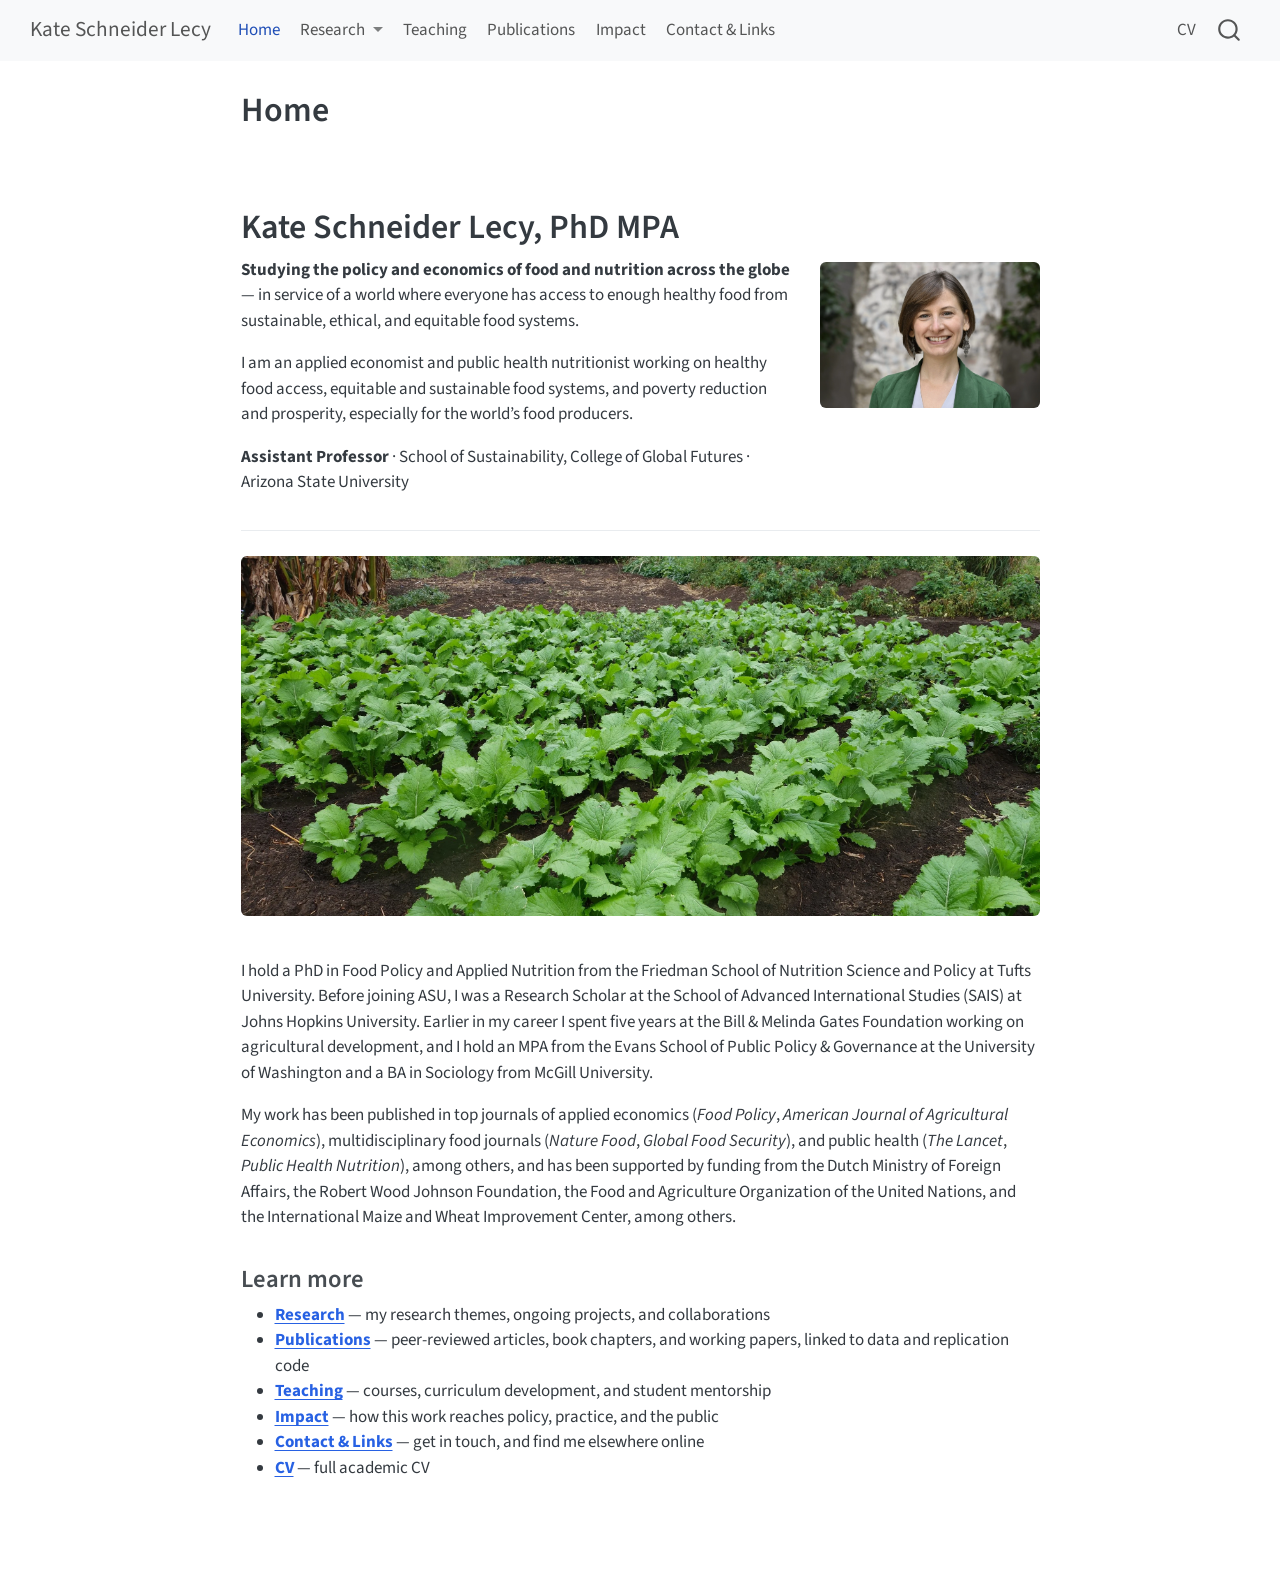
<file: docs/index.html>
<!DOCTYPE html>
<html xmlns="http://www.w3.org/1999/xhtml" lang="en" xml:lang="en"><head>

<meta charset="utf-8">
<meta name="generator" content="quarto-1.10.18">

<meta name="viewport" content="width=device-width, initial-scale=1.0, user-scalable=yes">


<title>Home – Kate Schneider Lecy</title>
<style>
/* Default styles provided by pandoc.
** See https://pandoc.org/MANUAL.html#variables-for-html for config info.
*/
span.smallcaps{font-variant: small-caps;}
div.columns{display: flex; gap: 1.5em;}
div.column{flex: auto;}
@media screen {
div.columns{gap: min(4vw, 1.5em);}
div.column{overflow-x: auto;}
}
div.hanging-indent{margin-left: 1.5em; text-indent: -1.5em;}
ul.task-list{list-style: none;}
ul.task-list li input[type="checkbox"] {
  width: 0.8em;
  margin: 0 0.8em 0.2em -1em; /* quarto-specific, see https://github.com/quarto-dev/quarto-cli/issues/4556 */ 
  vertical-align: middle;
}
</style>


<script src="site_libs/quarto-nav/quarto-nav.js"></script>
<script src="site_libs/quarto-nav/headroom.min.js"></script>
<script src="site_libs/clipboard/clipboard.min.js"></script>
<script src="site_libs/quarto-search/autocomplete.umd.js"></script>
<script src="site_libs/quarto-search/fuse.min.js"></script>
<script src="site_libs/quarto-search/quarto-search.js"></script>
<meta name="quarto:offset" content="./">
<script src="site_libs/quarto-html/quarto.js" type="module"></script>
<script src="site_libs/quarto-html/tabsets/tabsets.js" type="module"></script>
<script src="site_libs/quarto-html/popper.min.js"></script>
<script src="site_libs/quarto-html/tippy.umd.min.js"></script>
<script src="site_libs/quarto-html/anchor.min.js"></script>
<link href="site_libs/quarto-html/tippy.css" rel="stylesheet">
<link href="site_libs/quarto-html/quarto-syntax-highlighting-64a204ab8560d761af7679ceaba22944.css" rel="stylesheet" id="quarto-text-highlighting-styles">
<script src="site_libs/bootstrap/bootstrap.min.js"></script>
<link href="site_libs/bootstrap/bootstrap-icons.css" rel="stylesheet">
<link href="site_libs/bootstrap/bootstrap-172ba59bd5e0b52282274ba0c0cc16fc.min.css" rel="stylesheet" append-hash="true" id="quarto-bootstrap" data-mode="light">
<script id="quarto-search-options" type="application/json">{
  "location": "navbar",
  "copy-button": false,
  "collapse-after": 3,
  "panel-placement": "end",
  "type": "overlay",
  "limit": 50,
  "keyboard-shortcut": [
    "f",
    "/",
    "s"
  ],
  "show-item-context": false,
  "language": {
    "search-no-results-text": "No results",
    "search-matching-documents-text": "matching documents",
    "search-copy-link-title": "Copy link to search",
    "search-hide-matches-text": "Hide additional matches",
    "search-more-match-text": "more match in this document",
    "search-more-matches-text": "more matches in this document",
    "search-clear-button-title": "Clear",
    "search-text-placeholder": "",
    "search-detached-cancel-button-title": "Cancel",
    "search-submit-button-title": "Submit",
    "search-label": "Search"
  }
}</script>


<link rel="stylesheet" href="styles.css">
</head>

<body class="nav-fixed fullcontent quarto-light">

<div id="quarto-search-results"></div>
  <header id="quarto-header" class="headroom fixed-top">
    <nav class="navbar navbar-expand-lg " data-bs-theme="dark">
      <div class="navbar-container container-fluid">
      <div class="navbar-brand-container mx-auto">
    <a class="navbar-brand" href="./index.html">
    <span class="navbar-title">Kate Schneider Lecy</span>
    </a>
  </div>
            <div id="quarto-search" class="" title="Search"></div>
          <button class="navbar-toggler" type="button" data-bs-toggle="collapse" data-bs-target="#navbarCollapse" aria-controls="navbarCollapse" role="menu" aria-expanded="false" aria-label="Toggle navigation" onclick="if (window.quartoToggleHeadroom) { window.quartoToggleHeadroom(); }">
  <span class="navbar-toggler-icon"></span>
</button>
          <div class="collapse navbar-collapse" id="navbarCollapse">
            <ul class="navbar-nav navbar-nav-scroll me-auto">
  <li class="nav-item">
    <a class="nav-link active" href="./index.html" aria-current="page"> 
<span class="menu-text">Home</span></a>
  </li>  
  <li class="nav-item dropdown ">
    <a class="nav-link dropdown-toggle" href="#" id="nav-menu-research" role="link" data-bs-toggle="dropdown" aria-expanded="false">
 <span class="menu-text">Research</span>
    </a>
    <ul class="dropdown-menu" aria-labelledby="nav-menu-research">    
        <li>
    <a class="dropdown-item" href="./research.html">
 <span class="dropdown-text">Overview</span></a>
  </li>  
        <li>
    <a class="dropdown-item" href="./research-equitable-access.html">
 <span class="dropdown-text">Equitable Access to Healthy &amp; Sustainable Diets</span></a>
  </li>  
        <li>
    <a class="dropdown-item" href="./research-food-systems-transformation.html">
 <span class="dropdown-text">Food Systems Transformation</span></a>
  </li>  
        <li>
    <a class="dropdown-item" href="./research-economics-data-gaps.html">
 <span class="dropdown-text">Economics of Agrifood Systems</span></a>
  </li>  
    </ul>
  </li>
  <li class="nav-item">
    <a class="nav-link" href="./teaching.html"> 
<span class="menu-text">Teaching</span></a>
  </li>  
  <li class="nav-item">
    <a class="nav-link" href="./publications.html"> 
<span class="menu-text">Publications</span></a>
  </li>  
  <li class="nav-item">
    <a class="nav-link" href="./impact.html"> 
<span class="menu-text">Impact</span></a>
  </li>  
  <li class="nav-item">
    <a class="nav-link" href="./contact.html"> 
<span class="menu-text">Contact &amp; Links</span></a>
  </li>  
</ul>
            <ul class="navbar-nav navbar-nav-scroll ms-auto">
  <li class="nav-item">
    <a class="nav-link" href="./cv.html"> 
<span class="menu-text">CV</span></a>
  </li>  
</ul>
          </div> <!-- /navcollapse -->
            <div class="quarto-navbar-tools">
</div>
      </div> <!-- /container-fluid -->
    </nav>
</header>
<!-- content -->
<div id="quarto-content" class="quarto-container page-columns page-rows-contents page-layout-article page-navbar">
<!-- sidebar -->
<!-- margin-sidebar -->
    
<!-- main -->
<main class="content" id="quarto-document-content">

<header id="title-block-header" class="quarto-title-block default">
<div class="quarto-title">
<h1 class="title">Home</h1>
</div>



<div class="quarto-title-meta">

    
  
    
  </div>
  


</header>


<div class="hero hero-with-photo">
<section id="kate-schneider-lecy-phd-mpa" class="level1 hero-text">
<h1>Kate Schneider Lecy, PhD MPA</h1>
<p><strong>Studying the policy and economics of food and nutrition across the globe</strong> — in service of a world where everyone has access to enough healthy food from sustainable, ethical, and equitable food systems.</p>
<p>I am an applied economist and public health nutritionist working on healthy food access, equitable and sustainable food systems, and poverty reduction and prosperity, especially for the world’s food producers.</p>
<p><strong>Assistant Professor</strong> · School of Sustainability, College of Global Futures · Arizona State University</p>
</section>
<p><img src="images/headshot.webp" class="hero-photo img-fluid"></p>
</div>
<p><img src="images/home-hero.webp" class="banner-photo img-fluid" alt="Fieldwork photo"></p>
<p>I hold a PhD in Food Policy and Applied Nutrition from the Friedman School of Nutrition Science and Policy at Tufts University. Before joining ASU, I was a Research Scholar at the School of Advanced International Studies (SAIS) at Johns Hopkins University. Earlier in my career I spent five years at the Bill &amp; Melinda Gates Foundation working on agricultural development, and I hold an MPA from the Evans School of Public Policy &amp; Governance at the University of Washington and a BA in Sociology from McGill University.</p>
<p>My work has been published in top journals of applied economics (<em>Food Policy</em>, <em>American Journal of Agricultural Economics</em>), multidisciplinary food journals (<em>Nature Food</em>, <em>Global Food Security</em>), and public health (<em>The Lancet</em>, <em>Public Health Nutrition</em>), among others, and has been supported by funding from the Dutch Ministry of Foreign Affairs, the Robert Wood Johnson Foundation, the Food and Agriculture Organization of the United Nations, and the International Maize and Wheat Improvement Center, among others.</p>
<section id="learn-more" class="level3">
<h3 class="anchored" data-anchor-id="learn-more">Learn more</h3>
<ul>
<li><strong><a href="./research.html">Research</a></strong> — my research themes, ongoing projects, and collaborations</li>
<li><strong><a href="./publications.html">Publications</a></strong> — peer-reviewed articles, book chapters, and working papers, linked to data and replication code</li>
<li><strong><a href="./teaching.html">Teaching</a></strong> — courses, curriculum development, and student mentorship</li>
<li><strong><a href="./impact.html">Impact</a></strong> — how this work reaches policy, practice, and the public</li>
<li><strong><a href="./contact.html">Contact &amp; Links</a></strong> — get in touch, and find me elsewhere online</li>
<li><strong><a href="./cv.html">CV</a></strong> — full academic CV</li>
</ul>


</section>

</main> <!-- /main -->
<script id="quarto-html-after-body" type="application/javascript">
  window.document.addEventListener("DOMContentLoaded", function (event) {
    const icon = "";
    const anchorJS = new window.AnchorJS();
    anchorJS.options = {
      placement: 'right',
      icon: icon
    };
    anchorJS.add('.anchored');
    const isCodeAnnotation = (el) => {
      for (const clz of el.classList) {
        if (clz.startsWith('code-annotation-')) {                     
          return true;
        }
      }
      return false;
    }
    const onCopySuccess = function(e) {
      // button target
      const button = e.trigger;
      // don't keep focus
      button.blur();
      // flash "checked"
      button.classList.add('code-copy-button-checked');
      var currentTitle = button.getAttribute("title");
      button.setAttribute("title", "Copied!");
      let tooltip;
      if (window.bootstrap) {
        button.setAttribute("data-bs-toggle", "tooltip");
        button.setAttribute("data-bs-placement", "left");
        button.setAttribute("data-bs-title", "Copied!");
        tooltip = new bootstrap.Tooltip(button, 
          { trigger: "manual", 
            customClass: "code-copy-button-tooltip",
            offset: [0, -8]});
        tooltip.show();    
      }
      setTimeout(function() {
        if (tooltip) {
          tooltip.hide();
          button.removeAttribute("data-bs-title");
          button.removeAttribute("data-bs-toggle");
          button.removeAttribute("data-bs-placement");
        }
        button.setAttribute("title", currentTitle);
        button.classList.remove('code-copy-button-checked');
      }, 1000);
      // clear code selection
      e.clearSelection();
    }
    const getTextToCopy = function(trigger) {
      const outerScaffold = trigger.parentElement.cloneNode(true);
      const codeEl = outerScaffold.querySelector('code');
      for (const childEl of codeEl.children) {
        if (isCodeAnnotation(childEl)) {
          childEl.remove();
        }
      }
      return codeEl.innerText;
    }
    const clipboard = new window.ClipboardJS('.code-copy-button:not([data-in-quarto-modal])', {
      text: getTextToCopy
    });
    clipboard.on('success', onCopySuccess);
    if (window.document.getElementById('quarto-embedded-source-code-modal')) {
      const clipboardModal = new window.ClipboardJS('.code-copy-button[data-in-quarto-modal]', {
        text: getTextToCopy,
        container: window.document.getElementById('quarto-embedded-source-code-modal')
      });
      clipboardModal.on('success', onCopySuccess);
    }
      var localhostRegex = new RegExp(/^(?:http|https):\/\/localhost\:?[0-9]*\//);
      var mailtoRegex = new RegExp(/^mailto:/);
        var filterRegex = new RegExp("https:\/\/kateschneiderlecy\.com");
      var isInternal = (href) => {
          return filterRegex.test(href) || localhostRegex.test(href) || mailtoRegex.test(href);
      }
      // Inspect non-navigation links and adorn them if external
     var links = window.document.querySelectorAll('a[href]:not(.nav-link):not(.navbar-brand):not(.toc-action):not(.sidebar-link):not(.sidebar-item-toggle):not(.pagination-link):not(.no-external):not([aria-hidden]):not(.dropdown-item):not(.quarto-navigation-tool):not(.about-link)');
      for (var i=0; i<links.length; i++) {
        const link = links[i];
        if (!isInternal(link.href)) {
          // undo the damage that might have been done by quarto-nav.js in the case of
          // links that we want to consider external
          if (link.dataset.originalHref !== undefined) {
            link.href = link.dataset.originalHref;
          }
        }
      }
    function tippyHover(el, contentFn, onTriggerFn, onUntriggerFn) {
      const config = {
        allowHTML: true,
        maxWidth: 500,
        delay: 100,
        arrow: false,
        appendTo: function(el) {
            return el.parentElement;
        },
        interactive: true,
        interactiveBorder: 10,
        theme: 'quarto',
        placement: 'bottom-start',
      };
      if (contentFn) {
        config.content = contentFn;
      }
      if (onTriggerFn) {
        config.onTrigger = onTriggerFn;
      }
      if (onUntriggerFn) {
        config.onUntrigger = onUntriggerFn;
      }
      window.tippy(el, config); 
    }
    const noterefs = window.document.querySelectorAll('a[role="doc-noteref"]');
    for (var i=0; i<noterefs.length; i++) {
      const ref = noterefs[i];
      tippyHover(ref, function() {
        // use id or data attribute instead here
        let href = ref.getAttribute('data-footnote-href') || ref.getAttribute('href');
        try { href = new URL(href).hash; } catch {}
        const id = href.replace(/^#\/?/, "");
        const note = window.document.getElementById(id);
        if (note) {
          return note.innerHTML;
        } else {
          return "";
        }
      });
    }
    const xrefs = window.document.querySelectorAll('a.quarto-xref');
    const processXRef = (id, note) => {
      // Strip column container classes
      const stripColumnClz = (el) => {
        el.classList.remove("page-full", "page-columns");
        if (el.children) {
          for (const child of el.children) {
            stripColumnClz(child);
          }
        }
      }
      stripColumnClz(note)
      if (id === null || id.startsWith('sec-')) {
        // Special case sections, only their first couple elements
        const container = document.createElement("div");
        if (note.children && note.children.length > 2) {
          container.appendChild(note.children[0].cloneNode(true));
          for (let i = 1; i < note.children.length; i++) {
            const child = note.children[i];
            if (child.tagName === "P" && child.innerText === "") {
              continue;
            } else {
              container.appendChild(child.cloneNode(true));
              break;
            }
          }
          if (window.Quarto?.typesetMath) {
            window.Quarto.typesetMath(container);
          }
          return container.innerHTML
        } else {
          if (window.Quarto?.typesetMath) {
            window.Quarto.typesetMath(note);
          }
          return note.innerHTML;
        }
      } else {
        // Remove any anchor links if they are present
        const anchorLink = note.querySelector('a.anchorjs-link');
        if (anchorLink) {
          anchorLink.remove();
        }
        if (window.Quarto?.typesetMath) {
          window.Quarto.typesetMath(note);
        }
        if (note.classList.contains("callout")) {
          return note.outerHTML;
        } else {
          return note.innerHTML;
        }
      }
    }
    for (var i=0; i<xrefs.length; i++) {
      const xref = xrefs[i];
      tippyHover(xref, undefined, function(instance) {
        instance.disable();
        let url = xref.getAttribute('href');
        let hash = undefined; 
        if (url.startsWith('#')) {
          hash = url;
        } else {
          try { hash = new URL(url).hash; } catch {}
        }
        if (hash) {
          const id = hash.replace(/^#\/?/, "");
          const note = window.document.getElementById(id);
          if (note !== null) {
            try {
              const html = processXRef(id, note.cloneNode(true));
              instance.setContent(html);
            } finally {
              instance.enable();
              instance.show();
            }
          } else {
            // See if we can fetch this
            fetch(url.split('#')[0])
            .then(res => res.text())
            .then(html => {
              const parser = new DOMParser();
              const htmlDoc = parser.parseFromString(html, "text/html");
              const note = htmlDoc.getElementById(id);
              if (note !== null) {
                const html = processXRef(id, note);
                instance.setContent(html);
              } 
            }).finally(() => {
              instance.enable();
              instance.show();
            });
          }
        } else {
          // See if we can fetch a full url (with no hash to target)
          // This is a special case and we should probably do some content thinning / targeting
          fetch(url)
          .then(res => res.text())
          .then(html => {
            const parser = new DOMParser();
            const htmlDoc = parser.parseFromString(html, "text/html");
            const note = htmlDoc.querySelector('main.content');
            if (note !== null) {
              // This should only happen for chapter cross references
              // (since there is no id in the URL)
              // remove the first header
              if (note.children.length > 0 && note.children[0].tagName === "HEADER") {
                note.children[0].remove();
              }
              const html = processXRef(null, note);
              instance.setContent(html);
            } 
          }).finally(() => {
            instance.enable();
            instance.show();
          });
        }
      }, function(instance) {
      });
    }
        let selectedAnnoteEl;
        const selectorForAnnotation = ( cell, annotation) => {
          let cellAttr = 'data-code-cell="' + cell + '"';
          let lineAttr = 'data-code-annotation="' +  annotation + '"';
          const selector = 'span[' + cellAttr + '][' + lineAttr + ']';
          return selector;
        }
        const selectCodeLines = (annoteEl) => {
          const doc = window.document;
          const targetCell = annoteEl.getAttribute("data-target-cell");
          const targetAnnotation = annoteEl.getAttribute("data-target-annotation");
          const annoteSpan = window.document.querySelector(selectorForAnnotation(targetCell, targetAnnotation));
          const lines = annoteSpan.getAttribute("data-code-lines").split(",");
          const lineIds = lines.map((line) => {
            return targetCell + "-" + line;
          })
          let top = null;
          let height = null;
          let parent = null;
          if (lineIds.length > 0) {
              //compute the position of the single el (top and bottom and make a div)
              const el = window.document.getElementById(lineIds[0]);
              top = el.offsetTop;
              height = el.offsetHeight;
              parent = el.parentElement.parentElement;
            if (lineIds.length > 1) {
              const lastEl = window.document.getElementById(lineIds[lineIds.length - 1]);
              const bottom = lastEl.offsetTop + lastEl.offsetHeight;
              height = bottom - top;
            }
            if (top !== null && height !== null && parent !== null) {
              // cook up a div (if necessary) and position it 
              let div = window.document.getElementById("code-annotation-line-highlight");
              if (div === null) {
                div = window.document.createElement("div");
                div.setAttribute("id", "code-annotation-line-highlight");
                div.style.position = 'absolute';
                parent.appendChild(div);
              }
              div.style.top = top - 2 + "px";
              div.style.height = height + 4 + "px";
              div.style.left = 0;
              let gutterDiv = window.document.getElementById("code-annotation-line-highlight-gutter");
              if (gutterDiv === null) {
                gutterDiv = window.document.createElement("div");
                gutterDiv.setAttribute("id", "code-annotation-line-highlight-gutter");
                gutterDiv.style.position = 'absolute';
                const codeCell = window.document.getElementById(targetCell);
                const gutter = codeCell.querySelector('.code-annotation-gutter');
                gutter.appendChild(gutterDiv);
              }
              gutterDiv.style.top = top - 2 + "px";
              gutterDiv.style.height = height + 4 + "px";
            }
            selectedAnnoteEl = annoteEl;
          }
        };
        const unselectCodeLines = () => {
          const elementsIds = ["code-annotation-line-highlight", "code-annotation-line-highlight-gutter"];
          elementsIds.forEach((elId) => {
            const div = window.document.getElementById(elId);
            if (div) {
              div.remove();
            }
          });
          selectedAnnoteEl = undefined;
        };
          // Handle positioning of the toggle
      window.addEventListener(
        "resize",
        throttle(() => {
          elRect = undefined;
          if (selectedAnnoteEl) {
            selectCodeLines(selectedAnnoteEl);
          }
        }, 10)
      );
      function throttle(fn, ms) {
      let throttle = false;
      let timer;
        return (...args) => {
          if(!throttle) { // first call gets through
              fn.apply(this, args);
              throttle = true;
          } else { // all the others get throttled
              if(timer) clearTimeout(timer); // cancel #2
              timer = setTimeout(() => {
                fn.apply(this, args);
                timer = throttle = false;
              }, ms);
          }
        };
      }
        // Attach click handler to the DT
        const annoteDls = window.document.querySelectorAll('dt[data-target-cell]');
        for (const annoteDlNode of annoteDls) {
          annoteDlNode.addEventListener('click', (event) => {
            const clickedEl = event.target;
            if (clickedEl !== selectedAnnoteEl) {
              unselectCodeLines();
              const activeEl = window.document.querySelector('dt[data-target-cell].code-annotation-active');
              if (activeEl) {
                activeEl.classList.remove('code-annotation-active');
              }
              selectCodeLines(clickedEl);
              clickedEl.classList.add('code-annotation-active');
            } else {
              // Unselect the line
              unselectCodeLines();
              clickedEl.classList.remove('code-annotation-active');
            }
          });
        }
    const findCites = (el) => {
      const parentEl = el.parentElement;
      if (parentEl) {
        const cites = parentEl.dataset.cites;
        if (cites) {
          return {
            el,
            cites: cites.split(' ')
          };
        } else {
          return findCites(el.parentElement)
        }
      } else {
        return undefined;
      }
    };
    var bibliorefs = window.document.querySelectorAll('a[role="doc-biblioref"]');
    for (var i=0; i<bibliorefs.length; i++) {
      const ref = bibliorefs[i];
      const citeInfo = findCites(ref);
      if (citeInfo) {
        tippyHover(citeInfo.el, function() {
          var popup = window.document.createElement('div');
          citeInfo.cites.forEach(function(cite) {
            var citeDiv = window.document.createElement('div');
            citeDiv.classList.add('hanging-indent');
            citeDiv.classList.add('csl-entry');
            var biblioDiv = window.document.getElementById('ref-' + cite);
            if (biblioDiv) {
              citeDiv.innerHTML = biblioDiv.innerHTML;
            }
            popup.appendChild(citeDiv);
          });
          return popup.innerHTML;
        });
      }
    }
  });
  </script>
</div> <!-- /content -->




</body></html>
</file>
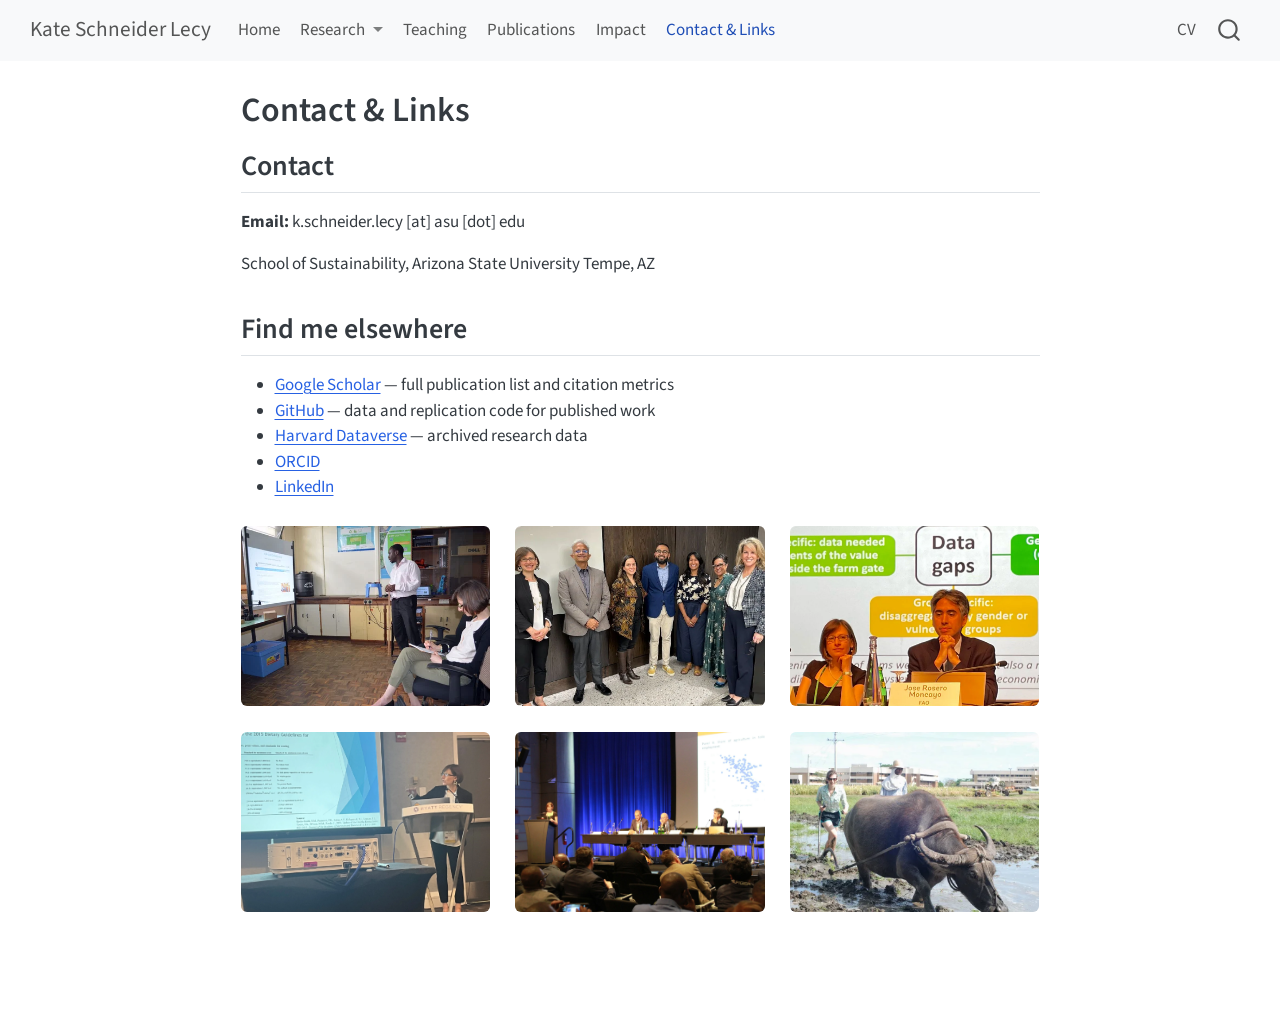
<file: docs/contact.html>
<!DOCTYPE html>
<html xmlns="http://www.w3.org/1999/xhtml" lang="en" xml:lang="en"><head>

<meta charset="utf-8">
<meta name="generator" content="quarto-1.10.18">

<meta name="viewport" content="width=device-width, initial-scale=1.0, user-scalable=yes">


<title>Contact &amp; Links – Kate Schneider Lecy</title>
<style>
/* Default styles provided by pandoc.
** See https://pandoc.org/MANUAL.html#variables-for-html for config info.
*/
span.smallcaps{font-variant: small-caps;}
div.columns{display: flex; gap: 1.5em;}
div.column{flex: auto;}
@media screen {
div.columns{gap: min(4vw, 1.5em);}
div.column{overflow-x: auto;}
}
div.hanging-indent{margin-left: 1.5em; text-indent: -1.5em;}
ul.task-list{list-style: none;}
ul.task-list li input[type="checkbox"] {
  width: 0.8em;
  margin: 0 0.8em 0.2em -1em; /* quarto-specific, see https://github.com/quarto-dev/quarto-cli/issues/4556 */ 
  vertical-align: middle;
}
</style>


<script src="site_libs/quarto-nav/quarto-nav.js"></script>
<script src="site_libs/quarto-nav/headroom.min.js"></script>
<script src="site_libs/clipboard/clipboard.min.js"></script>
<script src="site_libs/quarto-search/autocomplete.umd.js"></script>
<script src="site_libs/quarto-search/fuse.min.js"></script>
<script src="site_libs/quarto-search/quarto-search.js"></script>
<meta name="quarto:offset" content="./">
<script src="site_libs/quarto-html/quarto.js" type="module"></script>
<script src="site_libs/quarto-html/tabsets/tabsets.js" type="module"></script>
<script src="site_libs/quarto-html/popper.min.js"></script>
<script src="site_libs/quarto-html/tippy.umd.min.js"></script>
<script src="site_libs/quarto-html/anchor.min.js"></script>
<link href="site_libs/quarto-html/tippy.css" rel="stylesheet">
<link href="site_libs/quarto-html/quarto-syntax-highlighting-64a204ab8560d761af7679ceaba22944.css" rel="stylesheet" id="quarto-text-highlighting-styles">
<script src="site_libs/bootstrap/bootstrap.min.js"></script>
<link href="site_libs/bootstrap/bootstrap-icons.css" rel="stylesheet">
<link href="site_libs/bootstrap/bootstrap-172ba59bd5e0b52282274ba0c0cc16fc.min.css" rel="stylesheet" append-hash="true" id="quarto-bootstrap" data-mode="light">
<script id="quarto-search-options" type="application/json">{
  "location": "navbar",
  "copy-button": false,
  "collapse-after": 3,
  "panel-placement": "end",
  "type": "overlay",
  "limit": 50,
  "keyboard-shortcut": [
    "f",
    "/",
    "s"
  ],
  "show-item-context": false,
  "language": {
    "search-no-results-text": "No results",
    "search-matching-documents-text": "matching documents",
    "search-copy-link-title": "Copy link to search",
    "search-hide-matches-text": "Hide additional matches",
    "search-more-match-text": "more match in this document",
    "search-more-matches-text": "more matches in this document",
    "search-clear-button-title": "Clear",
    "search-text-placeholder": "",
    "search-detached-cancel-button-title": "Cancel",
    "search-submit-button-title": "Submit",
    "search-label": "Search"
  }
}</script>


<link rel="stylesheet" href="styles.css">
</head>

<body class="nav-fixed fullcontent quarto-light">

<div id="quarto-search-results"></div>
  <header id="quarto-header" class="headroom fixed-top">
    <nav class="navbar navbar-expand-lg " data-bs-theme="dark">
      <div class="navbar-container container-fluid">
      <div class="navbar-brand-container mx-auto">
    <a class="navbar-brand" href="./index.html">
    <span class="navbar-title">Kate Schneider Lecy</span>
    </a>
  </div>
            <div id="quarto-search" class="" title="Search"></div>
          <button class="navbar-toggler" type="button" data-bs-toggle="collapse" data-bs-target="#navbarCollapse" aria-controls="navbarCollapse" role="menu" aria-expanded="false" aria-label="Toggle navigation" onclick="if (window.quartoToggleHeadroom) { window.quartoToggleHeadroom(); }">
  <span class="navbar-toggler-icon"></span>
</button>
          <div class="collapse navbar-collapse" id="navbarCollapse">
            <ul class="navbar-nav navbar-nav-scroll me-auto">
  <li class="nav-item">
    <a class="nav-link" href="./index.html"> 
<span class="menu-text">Home</span></a>
  </li>  
  <li class="nav-item dropdown ">
    <a class="nav-link dropdown-toggle" href="#" id="nav-menu-research" role="link" data-bs-toggle="dropdown" aria-expanded="false">
 <span class="menu-text">Research</span>
    </a>
    <ul class="dropdown-menu" aria-labelledby="nav-menu-research">    
        <li>
    <a class="dropdown-item" href="./research.html">
 <span class="dropdown-text">Overview</span></a>
  </li>  
        <li>
    <a class="dropdown-item" href="./research-equitable-access.html">
 <span class="dropdown-text">Equitable Access to Healthy &amp; Sustainable Diets</span></a>
  </li>  
        <li>
    <a class="dropdown-item" href="./research-food-systems-transformation.html">
 <span class="dropdown-text">Food Systems Transformation</span></a>
  </li>  
        <li>
    <a class="dropdown-item" href="./research-economics-data-gaps.html">
 <span class="dropdown-text">Economics of Agrifood Systems</span></a>
  </li>  
    </ul>
  </li>
  <li class="nav-item">
    <a class="nav-link" href="./teaching.html"> 
<span class="menu-text">Teaching</span></a>
  </li>  
  <li class="nav-item">
    <a class="nav-link" href="./publications.html"> 
<span class="menu-text">Publications</span></a>
  </li>  
  <li class="nav-item">
    <a class="nav-link" href="./impact.html"> 
<span class="menu-text">Impact</span></a>
  </li>  
  <li class="nav-item">
    <a class="nav-link active" href="./contact.html" aria-current="page"> 
<span class="menu-text">Contact &amp; Links</span></a>
  </li>  
</ul>
            <ul class="navbar-nav navbar-nav-scroll ms-auto">
  <li class="nav-item">
    <a class="nav-link" href="./cv.html"> 
<span class="menu-text">CV</span></a>
  </li>  
</ul>
          </div> <!-- /navcollapse -->
            <div class="quarto-navbar-tools">
</div>
      </div> <!-- /container-fluid -->
    </nav>
</header>
<!-- content -->
<div id="quarto-content" class="quarto-container page-columns page-rows-contents page-layout-article page-navbar">
<!-- sidebar -->
<!-- margin-sidebar -->
    
<!-- main -->
<main class="content" id="quarto-document-content">

<header id="title-block-header" class="quarto-title-block default">
<div class="quarto-title">
<h1 class="title">Contact &amp; Links</h1>
</div>



<div class="quarto-title-meta">

    
  
    
  </div>
  


</header>


<section id="contact" class="level2">
<h2 class="anchored" data-anchor-id="contact">Contact</h2>
<p><strong>Email:</strong> k.schneider.lecy [at] asu [dot] edu</p>
<p>School of Sustainability, Arizona State University Tempe, AZ</p>
</section>
<section id="find-me-elsewhere" class="level2">
<h2 class="anchored" data-anchor-id="find-me-elsewhere">Find me elsewhere</h2>
<ul>
<li><a href="https://scholar.google.com/citations?hl=en&amp;user=lWGTfD4AAAAJ">Google Scholar</a> — full publication list and citation metrics</li>
<li><a href="https://github.com/KateSchneider-FoodPol">GitHub</a> — data and replication code for published work</li>
<li><a href="https://dataverse.harvard.edu/dataverse/Kate_Schneider">Harvard Dataverse</a> — archived research data</li>
<li><a href="https://orcid.org/0000-0002-6861-3255">ORCID</a></li>
<li><a href="https://www.linkedin.com/in/kate-schneider-7b9aaa26/">LinkedIn</a></li>
</ul>
<div class="photo-grid">
  <img src="images/contact-12.webp" alt="Kate Schneider Lecy taking notes during a field site visit">
  <img src="images/contact-10.webp" alt="Kate Schneider Lecy with colleagues, GKII panel, October 2023">
  <img src="images/contact-11.webp" alt="Kate Schneider Lecy on a panel with Jose Rosero Moncayo, FAO">
  <img src="images/contact-1.webp" alt="Kate Schneider Lecy presenting at a conference">
  <img src="images/contact-5.webp" alt="Kate Schneider Lecy presenting to a full room">
  <img src="images/fieldwork-buffalo.webp" alt="Kate Schneider Lecy doing fieldwork behind a water buffalo in a rice paddy">
</div>


</section>

</main> <!-- /main -->
<script id="quarto-html-after-body" type="application/javascript">
  window.document.addEventListener("DOMContentLoaded", function (event) {
    const icon = "";
    const anchorJS = new window.AnchorJS();
    anchorJS.options = {
      placement: 'right',
      icon: icon
    };
    anchorJS.add('.anchored');
    const isCodeAnnotation = (el) => {
      for (const clz of el.classList) {
        if (clz.startsWith('code-annotation-')) {                     
          return true;
        }
      }
      return false;
    }
    const onCopySuccess = function(e) {
      // button target
      const button = e.trigger;
      // don't keep focus
      button.blur();
      // flash "checked"
      button.classList.add('code-copy-button-checked');
      var currentTitle = button.getAttribute("title");
      button.setAttribute("title", "Copied!");
      let tooltip;
      if (window.bootstrap) {
        button.setAttribute("data-bs-toggle", "tooltip");
        button.setAttribute("data-bs-placement", "left");
        button.setAttribute("data-bs-title", "Copied!");
        tooltip = new bootstrap.Tooltip(button, 
          { trigger: "manual", 
            customClass: "code-copy-button-tooltip",
            offset: [0, -8]});
        tooltip.show();    
      }
      setTimeout(function() {
        if (tooltip) {
          tooltip.hide();
          button.removeAttribute("data-bs-title");
          button.removeAttribute("data-bs-toggle");
          button.removeAttribute("data-bs-placement");
        }
        button.setAttribute("title", currentTitle);
        button.classList.remove('code-copy-button-checked');
      }, 1000);
      // clear code selection
      e.clearSelection();
    }
    const getTextToCopy = function(trigger) {
      const outerScaffold = trigger.parentElement.cloneNode(true);
      const codeEl = outerScaffold.querySelector('code');
      for (const childEl of codeEl.children) {
        if (isCodeAnnotation(childEl)) {
          childEl.remove();
        }
      }
      return codeEl.innerText;
    }
    const clipboard = new window.ClipboardJS('.code-copy-button:not([data-in-quarto-modal])', {
      text: getTextToCopy
    });
    clipboard.on('success', onCopySuccess);
    if (window.document.getElementById('quarto-embedded-source-code-modal')) {
      const clipboardModal = new window.ClipboardJS('.code-copy-button[data-in-quarto-modal]', {
        text: getTextToCopy,
        container: window.document.getElementById('quarto-embedded-source-code-modal')
      });
      clipboardModal.on('success', onCopySuccess);
    }
      var localhostRegex = new RegExp(/^(?:http|https):\/\/localhost\:?[0-9]*\//);
      var mailtoRegex = new RegExp(/^mailto:/);
        var filterRegex = new RegExp("https:\/\/kateschneiderlecy\.com");
      var isInternal = (href) => {
          return filterRegex.test(href) || localhostRegex.test(href) || mailtoRegex.test(href);
      }
      // Inspect non-navigation links and adorn them if external
     var links = window.document.querySelectorAll('a[href]:not(.nav-link):not(.navbar-brand):not(.toc-action):not(.sidebar-link):not(.sidebar-item-toggle):not(.pagination-link):not(.no-external):not([aria-hidden]):not(.dropdown-item):not(.quarto-navigation-tool):not(.about-link)');
      for (var i=0; i<links.length; i++) {
        const link = links[i];
        if (!isInternal(link.href)) {
          // undo the damage that might have been done by quarto-nav.js in the case of
          // links that we want to consider external
          if (link.dataset.originalHref !== undefined) {
            link.href = link.dataset.originalHref;
          }
        }
      }
    function tippyHover(el, contentFn, onTriggerFn, onUntriggerFn) {
      const config = {
        allowHTML: true,
        maxWidth: 500,
        delay: 100,
        arrow: false,
        appendTo: function(el) {
            return el.parentElement;
        },
        interactive: true,
        interactiveBorder: 10,
        theme: 'quarto',
        placement: 'bottom-start',
      };
      if (contentFn) {
        config.content = contentFn;
      }
      if (onTriggerFn) {
        config.onTrigger = onTriggerFn;
      }
      if (onUntriggerFn) {
        config.onUntrigger = onUntriggerFn;
      }
      window.tippy(el, config); 
    }
    const noterefs = window.document.querySelectorAll('a[role="doc-noteref"]');
    for (var i=0; i<noterefs.length; i++) {
      const ref = noterefs[i];
      tippyHover(ref, function() {
        // use id or data attribute instead here
        let href = ref.getAttribute('data-footnote-href') || ref.getAttribute('href');
        try { href = new URL(href).hash; } catch {}
        const id = href.replace(/^#\/?/, "");
        const note = window.document.getElementById(id);
        if (note) {
          return note.innerHTML;
        } else {
          return "";
        }
      });
    }
    const xrefs = window.document.querySelectorAll('a.quarto-xref');
    const processXRef = (id, note) => {
      // Strip column container classes
      const stripColumnClz = (el) => {
        el.classList.remove("page-full", "page-columns");
        if (el.children) {
          for (const child of el.children) {
            stripColumnClz(child);
          }
        }
      }
      stripColumnClz(note)
      if (id === null || id.startsWith('sec-')) {
        // Special case sections, only their first couple elements
        const container = document.createElement("div");
        if (note.children && note.children.length > 2) {
          container.appendChild(note.children[0].cloneNode(true));
          for (let i = 1; i < note.children.length; i++) {
            const child = note.children[i];
            if (child.tagName === "P" && child.innerText === "") {
              continue;
            } else {
              container.appendChild(child.cloneNode(true));
              break;
            }
          }
          if (window.Quarto?.typesetMath) {
            window.Quarto.typesetMath(container);
          }
          return container.innerHTML
        } else {
          if (window.Quarto?.typesetMath) {
            window.Quarto.typesetMath(note);
          }
          return note.innerHTML;
        }
      } else {
        // Remove any anchor links if they are present
        const anchorLink = note.querySelector('a.anchorjs-link');
        if (anchorLink) {
          anchorLink.remove();
        }
        if (window.Quarto?.typesetMath) {
          window.Quarto.typesetMath(note);
        }
        if (note.classList.contains("callout")) {
          return note.outerHTML;
        } else {
          return note.innerHTML;
        }
      }
    }
    for (var i=0; i<xrefs.length; i++) {
      const xref = xrefs[i];
      tippyHover(xref, undefined, function(instance) {
        instance.disable();
        let url = xref.getAttribute('href');
        let hash = undefined; 
        if (url.startsWith('#')) {
          hash = url;
        } else {
          try { hash = new URL(url).hash; } catch {}
        }
        if (hash) {
          const id = hash.replace(/^#\/?/, "");
          const note = window.document.getElementById(id);
          if (note !== null) {
            try {
              const html = processXRef(id, note.cloneNode(true));
              instance.setContent(html);
            } finally {
              instance.enable();
              instance.show();
            }
          } else {
            // See if we can fetch this
            fetch(url.split('#')[0])
            .then(res => res.text())
            .then(html => {
              const parser = new DOMParser();
              const htmlDoc = parser.parseFromString(html, "text/html");
              const note = htmlDoc.getElementById(id);
              if (note !== null) {
                const html = processXRef(id, note);
                instance.setContent(html);
              } 
            }).finally(() => {
              instance.enable();
              instance.show();
            });
          }
        } else {
          // See if we can fetch a full url (with no hash to target)
          // This is a special case and we should probably do some content thinning / targeting
          fetch(url)
          .then(res => res.text())
          .then(html => {
            const parser = new DOMParser();
            const htmlDoc = parser.parseFromString(html, "text/html");
            const note = htmlDoc.querySelector('main.content');
            if (note !== null) {
              // This should only happen for chapter cross references
              // (since there is no id in the URL)
              // remove the first header
              if (note.children.length > 0 && note.children[0].tagName === "HEADER") {
                note.children[0].remove();
              }
              const html = processXRef(null, note);
              instance.setContent(html);
            } 
          }).finally(() => {
            instance.enable();
            instance.show();
          });
        }
      }, function(instance) {
      });
    }
        let selectedAnnoteEl;
        const selectorForAnnotation = ( cell, annotation) => {
          let cellAttr = 'data-code-cell="' + cell + '"';
          let lineAttr = 'data-code-annotation="' +  annotation + '"';
          const selector = 'span[' + cellAttr + '][' + lineAttr + ']';
          return selector;
        }
        const selectCodeLines = (annoteEl) => {
          const doc = window.document;
          const targetCell = annoteEl.getAttribute("data-target-cell");
          const targetAnnotation = annoteEl.getAttribute("data-target-annotation");
          const annoteSpan = window.document.querySelector(selectorForAnnotation(targetCell, targetAnnotation));
          const lines = annoteSpan.getAttribute("data-code-lines").split(",");
          const lineIds = lines.map((line) => {
            return targetCell + "-" + line;
          })
          let top = null;
          let height = null;
          let parent = null;
          if (lineIds.length > 0) {
              //compute the position of the single el (top and bottom and make a div)
              const el = window.document.getElementById(lineIds[0]);
              top = el.offsetTop;
              height = el.offsetHeight;
              parent = el.parentElement.parentElement;
            if (lineIds.length > 1) {
              const lastEl = window.document.getElementById(lineIds[lineIds.length - 1]);
              const bottom = lastEl.offsetTop + lastEl.offsetHeight;
              height = bottom - top;
            }
            if (top !== null && height !== null && parent !== null) {
              // cook up a div (if necessary) and position it 
              let div = window.document.getElementById("code-annotation-line-highlight");
              if (div === null) {
                div = window.document.createElement("div");
                div.setAttribute("id", "code-annotation-line-highlight");
                div.style.position = 'absolute';
                parent.appendChild(div);
              }
              div.style.top = top - 2 + "px";
              div.style.height = height + 4 + "px";
              div.style.left = 0;
              let gutterDiv = window.document.getElementById("code-annotation-line-highlight-gutter");
              if (gutterDiv === null) {
                gutterDiv = window.document.createElement("div");
                gutterDiv.setAttribute("id", "code-annotation-line-highlight-gutter");
                gutterDiv.style.position = 'absolute';
                const codeCell = window.document.getElementById(targetCell);
                const gutter = codeCell.querySelector('.code-annotation-gutter');
                gutter.appendChild(gutterDiv);
              }
              gutterDiv.style.top = top - 2 + "px";
              gutterDiv.style.height = height + 4 + "px";
            }
            selectedAnnoteEl = annoteEl;
          }
        };
        const unselectCodeLines = () => {
          const elementsIds = ["code-annotation-line-highlight", "code-annotation-line-highlight-gutter"];
          elementsIds.forEach((elId) => {
            const div = window.document.getElementById(elId);
            if (div) {
              div.remove();
            }
          });
          selectedAnnoteEl = undefined;
        };
          // Handle positioning of the toggle
      window.addEventListener(
        "resize",
        throttle(() => {
          elRect = undefined;
          if (selectedAnnoteEl) {
            selectCodeLines(selectedAnnoteEl);
          }
        }, 10)
      );
      function throttle(fn, ms) {
      let throttle = false;
      let timer;
        return (...args) => {
          if(!throttle) { // first call gets through
              fn.apply(this, args);
              throttle = true;
          } else { // all the others get throttled
              if(timer) clearTimeout(timer); // cancel #2
              timer = setTimeout(() => {
                fn.apply(this, args);
                timer = throttle = false;
              }, ms);
          }
        };
      }
        // Attach click handler to the DT
        const annoteDls = window.document.querySelectorAll('dt[data-target-cell]');
        for (const annoteDlNode of annoteDls) {
          annoteDlNode.addEventListener('click', (event) => {
            const clickedEl = event.target;
            if (clickedEl !== selectedAnnoteEl) {
              unselectCodeLines();
              const activeEl = window.document.querySelector('dt[data-target-cell].code-annotation-active');
              if (activeEl) {
                activeEl.classList.remove('code-annotation-active');
              }
              selectCodeLines(clickedEl);
              clickedEl.classList.add('code-annotation-active');
            } else {
              // Unselect the line
              unselectCodeLines();
              clickedEl.classList.remove('code-annotation-active');
            }
          });
        }
    const findCites = (el) => {
      const parentEl = el.parentElement;
      if (parentEl) {
        const cites = parentEl.dataset.cites;
        if (cites) {
          return {
            el,
            cites: cites.split(' ')
          };
        } else {
          return findCites(el.parentElement)
        }
      } else {
        return undefined;
      }
    };
    var bibliorefs = window.document.querySelectorAll('a[role="doc-biblioref"]');
    for (var i=0; i<bibliorefs.length; i++) {
      const ref = bibliorefs[i];
      const citeInfo = findCites(ref);
      if (citeInfo) {
        tippyHover(citeInfo.el, function() {
          var popup = window.document.createElement('div');
          citeInfo.cites.forEach(function(cite) {
            var citeDiv = window.document.createElement('div');
            citeDiv.classList.add('hanging-indent');
            citeDiv.classList.add('csl-entry');
            var biblioDiv = window.document.getElementById('ref-' + cite);
            if (biblioDiv) {
              citeDiv.innerHTML = biblioDiv.innerHTML;
            }
            popup.appendChild(citeDiv);
          });
          return popup.innerHTML;
        });
      }
    }
  });
  </script>
</div> <!-- /content -->




</body></html>
</file>
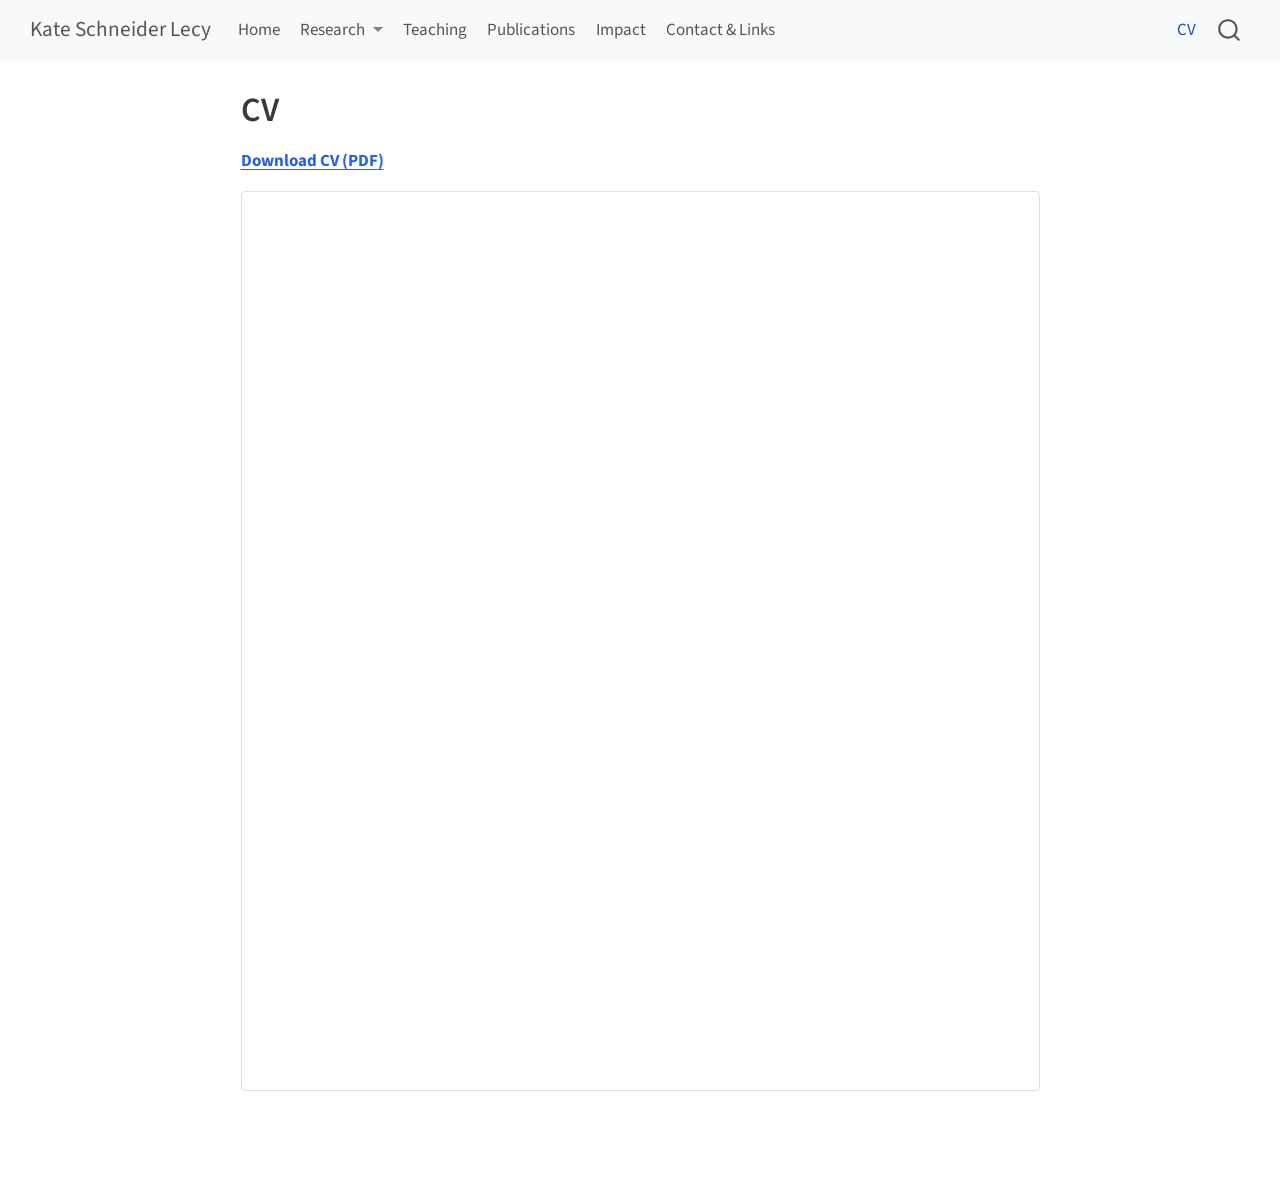
<file: docs/cv.html>
<!DOCTYPE html>
<html xmlns="http://www.w3.org/1999/xhtml" lang="en" xml:lang="en"><head>

<meta charset="utf-8">
<meta name="generator" content="quarto-1.10.18">

<meta name="viewport" content="width=device-width, initial-scale=1.0, user-scalable=yes">


<title>CV – Kate Schneider Lecy</title>
<style>
/* Default styles provided by pandoc.
** See https://pandoc.org/MANUAL.html#variables-for-html for config info.
*/
span.smallcaps{font-variant: small-caps;}
div.columns{display: flex; gap: 1.5em;}
div.column{flex: auto;}
@media screen {
div.columns{gap: min(4vw, 1.5em);}
div.column{overflow-x: auto;}
}
div.hanging-indent{margin-left: 1.5em; text-indent: -1.5em;}
ul.task-list{list-style: none;}
ul.task-list li input[type="checkbox"] {
  width: 0.8em;
  margin: 0 0.8em 0.2em -1em; /* quarto-specific, see https://github.com/quarto-dev/quarto-cli/issues/4556 */ 
  vertical-align: middle;
}
</style>


<script src="site_libs/quarto-nav/quarto-nav.js"></script>
<script src="site_libs/quarto-nav/headroom.min.js"></script>
<script src="site_libs/clipboard/clipboard.min.js"></script>
<script src="site_libs/quarto-search/autocomplete.umd.js"></script>
<script src="site_libs/quarto-search/fuse.min.js"></script>
<script src="site_libs/quarto-search/quarto-search.js"></script>
<meta name="quarto:offset" content="./">
<script src="site_libs/quarto-html/quarto.js" type="module"></script>
<script src="site_libs/quarto-html/tabsets/tabsets.js" type="module"></script>
<script src="site_libs/quarto-html/popper.min.js"></script>
<script src="site_libs/quarto-html/tippy.umd.min.js"></script>
<script src="site_libs/quarto-html/anchor.min.js"></script>
<link href="site_libs/quarto-html/tippy.css" rel="stylesheet">
<link href="site_libs/quarto-html/quarto-syntax-highlighting-64a204ab8560d761af7679ceaba22944.css" rel="stylesheet" id="quarto-text-highlighting-styles">
<script src="site_libs/bootstrap/bootstrap.min.js"></script>
<link href="site_libs/bootstrap/bootstrap-icons.css" rel="stylesheet">
<link href="site_libs/bootstrap/bootstrap-172ba59bd5e0b52282274ba0c0cc16fc.min.css" rel="stylesheet" append-hash="true" id="quarto-bootstrap" data-mode="light">
<script id="quarto-search-options" type="application/json">{
  "location": "navbar",
  "copy-button": false,
  "collapse-after": 3,
  "panel-placement": "end",
  "type": "overlay",
  "limit": 50,
  "keyboard-shortcut": [
    "f",
    "/",
    "s"
  ],
  "show-item-context": false,
  "language": {
    "search-no-results-text": "No results",
    "search-matching-documents-text": "matching documents",
    "search-copy-link-title": "Copy link to search",
    "search-hide-matches-text": "Hide additional matches",
    "search-more-match-text": "more match in this document",
    "search-more-matches-text": "more matches in this document",
    "search-clear-button-title": "Clear",
    "search-text-placeholder": "",
    "search-detached-cancel-button-title": "Cancel",
    "search-submit-button-title": "Submit",
    "search-label": "Search"
  }
}</script>


<link rel="stylesheet" href="styles.css">
</head>

<body class="nav-fixed fullcontent quarto-light">

<div id="quarto-search-results"></div>
  <header id="quarto-header" class="headroom fixed-top">
    <nav class="navbar navbar-expand-lg " data-bs-theme="dark">
      <div class="navbar-container container-fluid">
      <div class="navbar-brand-container mx-auto">
    <a class="navbar-brand" href="./index.html">
    <span class="navbar-title">Kate Schneider Lecy</span>
    </a>
  </div>
            <div id="quarto-search" class="" title="Search"></div>
          <button class="navbar-toggler" type="button" data-bs-toggle="collapse" data-bs-target="#navbarCollapse" aria-controls="navbarCollapse" role="menu" aria-expanded="false" aria-label="Toggle navigation" onclick="if (window.quartoToggleHeadroom) { window.quartoToggleHeadroom(); }">
  <span class="navbar-toggler-icon"></span>
</button>
          <div class="collapse navbar-collapse" id="navbarCollapse">
            <ul class="navbar-nav navbar-nav-scroll me-auto">
  <li class="nav-item">
    <a class="nav-link" href="./index.html"> 
<span class="menu-text">Home</span></a>
  </li>  
  <li class="nav-item dropdown ">
    <a class="nav-link dropdown-toggle" href="#" id="nav-menu-research" role="link" data-bs-toggle="dropdown" aria-expanded="false">
 <span class="menu-text">Research</span>
    </a>
    <ul class="dropdown-menu" aria-labelledby="nav-menu-research">    
        <li>
    <a class="dropdown-item" href="./research.html">
 <span class="dropdown-text">Overview</span></a>
  </li>  
        <li>
    <a class="dropdown-item" href="./research-equitable-access.html">
 <span class="dropdown-text">Equitable Access to Healthy &amp; Sustainable Diets</span></a>
  </li>  
        <li>
    <a class="dropdown-item" href="./research-food-systems-transformation.html">
 <span class="dropdown-text">Food Systems Transformation</span></a>
  </li>  
        <li>
    <a class="dropdown-item" href="./research-economics-data-gaps.html">
 <span class="dropdown-text">Economics of Agrifood Systems</span></a>
  </li>  
    </ul>
  </li>
  <li class="nav-item">
    <a class="nav-link" href="./teaching.html"> 
<span class="menu-text">Teaching</span></a>
  </li>  
  <li class="nav-item">
    <a class="nav-link" href="./publications.html"> 
<span class="menu-text">Publications</span></a>
  </li>  
  <li class="nav-item">
    <a class="nav-link" href="./impact.html"> 
<span class="menu-text">Impact</span></a>
  </li>  
  <li class="nav-item">
    <a class="nav-link" href="./contact.html"> 
<span class="menu-text">Contact &amp; Links</span></a>
  </li>  
</ul>
            <ul class="navbar-nav navbar-nav-scroll ms-auto">
  <li class="nav-item">
    <a class="nav-link active" href="./cv.html" aria-current="page"> 
<span class="menu-text">CV</span></a>
  </li>  
</ul>
          </div> <!-- /navcollapse -->
            <div class="quarto-navbar-tools">
</div>
      </div> <!-- /container-fluid -->
    </nav>
</header>
<!-- content -->
<div id="quarto-content" class="quarto-container page-columns page-rows-contents page-layout-article page-navbar">
<!-- sidebar -->
<!-- margin-sidebar -->
    
<!-- main -->
<main class="content" id="quarto-document-content">

<header id="title-block-header" class="quarto-title-block default">
<div class="quarto-title">
<h1 class="title">CV</h1>
</div>



<div class="quarto-title-meta">

    
  
    
  </div>
  


</header>


<p><strong><a href="cv/KSL_CV.pdf">Download CV (PDF)</a></strong></p>
<iframe src="cv/KSL_CV.pdf" width="100%" height="900" style="border: 1px solid #ddd; border-radius: 4px;">
  <p>Your browser does not support embedded PDFs. <a href="cv/KSL_CV.pdf">Download the CV instead</a>.</p>
</iframe>



</main> <!-- /main -->
<script id="quarto-html-after-body" type="application/javascript">
  window.document.addEventListener("DOMContentLoaded", function (event) {
    const icon = "";
    const anchorJS = new window.AnchorJS();
    anchorJS.options = {
      placement: 'right',
      icon: icon
    };
    anchorJS.add('.anchored');
    const isCodeAnnotation = (el) => {
      for (const clz of el.classList) {
        if (clz.startsWith('code-annotation-')) {                     
          return true;
        }
      }
      return false;
    }
    const onCopySuccess = function(e) {
      // button target
      const button = e.trigger;
      // don't keep focus
      button.blur();
      // flash "checked"
      button.classList.add('code-copy-button-checked');
      var currentTitle = button.getAttribute("title");
      button.setAttribute("title", "Copied!");
      let tooltip;
      if (window.bootstrap) {
        button.setAttribute("data-bs-toggle", "tooltip");
        button.setAttribute("data-bs-placement", "left");
        button.setAttribute("data-bs-title", "Copied!");
        tooltip = new bootstrap.Tooltip(button, 
          { trigger: "manual", 
            customClass: "code-copy-button-tooltip",
            offset: [0, -8]});
        tooltip.show();    
      }
      setTimeout(function() {
        if (tooltip) {
          tooltip.hide();
          button.removeAttribute("data-bs-title");
          button.removeAttribute("data-bs-toggle");
          button.removeAttribute("data-bs-placement");
        }
        button.setAttribute("title", currentTitle);
        button.classList.remove('code-copy-button-checked');
      }, 1000);
      // clear code selection
      e.clearSelection();
    }
    const getTextToCopy = function(trigger) {
      const outerScaffold = trigger.parentElement.cloneNode(true);
      const codeEl = outerScaffold.querySelector('code');
      for (const childEl of codeEl.children) {
        if (isCodeAnnotation(childEl)) {
          childEl.remove();
        }
      }
      return codeEl.innerText;
    }
    const clipboard = new window.ClipboardJS('.code-copy-button:not([data-in-quarto-modal])', {
      text: getTextToCopy
    });
    clipboard.on('success', onCopySuccess);
    if (window.document.getElementById('quarto-embedded-source-code-modal')) {
      const clipboardModal = new window.ClipboardJS('.code-copy-button[data-in-quarto-modal]', {
        text: getTextToCopy,
        container: window.document.getElementById('quarto-embedded-source-code-modal')
      });
      clipboardModal.on('success', onCopySuccess);
    }
      var localhostRegex = new RegExp(/^(?:http|https):\/\/localhost\:?[0-9]*\//);
      var mailtoRegex = new RegExp(/^mailto:/);
        var filterRegex = new RegExp("https:\/\/kateschneiderlecy\.com");
      var isInternal = (href) => {
          return filterRegex.test(href) || localhostRegex.test(href) || mailtoRegex.test(href);
      }
      // Inspect non-navigation links and adorn them if external
     var links = window.document.querySelectorAll('a[href]:not(.nav-link):not(.navbar-brand):not(.toc-action):not(.sidebar-link):not(.sidebar-item-toggle):not(.pagination-link):not(.no-external):not([aria-hidden]):not(.dropdown-item):not(.quarto-navigation-tool):not(.about-link)');
      for (var i=0; i<links.length; i++) {
        const link = links[i];
        if (!isInternal(link.href)) {
          // undo the damage that might have been done by quarto-nav.js in the case of
          // links that we want to consider external
          if (link.dataset.originalHref !== undefined) {
            link.href = link.dataset.originalHref;
          }
        }
      }
    function tippyHover(el, contentFn, onTriggerFn, onUntriggerFn) {
      const config = {
        allowHTML: true,
        maxWidth: 500,
        delay: 100,
        arrow: false,
        appendTo: function(el) {
            return el.parentElement;
        },
        interactive: true,
        interactiveBorder: 10,
        theme: 'quarto',
        placement: 'bottom-start',
      };
      if (contentFn) {
        config.content = contentFn;
      }
      if (onTriggerFn) {
        config.onTrigger = onTriggerFn;
      }
      if (onUntriggerFn) {
        config.onUntrigger = onUntriggerFn;
      }
      window.tippy(el, config); 
    }
    const noterefs = window.document.querySelectorAll('a[role="doc-noteref"]');
    for (var i=0; i<noterefs.length; i++) {
      const ref = noterefs[i];
      tippyHover(ref, function() {
        // use id or data attribute instead here
        let href = ref.getAttribute('data-footnote-href') || ref.getAttribute('href');
        try { href = new URL(href).hash; } catch {}
        const id = href.replace(/^#\/?/, "");
        const note = window.document.getElementById(id);
        if (note) {
          return note.innerHTML;
        } else {
          return "";
        }
      });
    }
    const xrefs = window.document.querySelectorAll('a.quarto-xref');
    const processXRef = (id, note) => {
      // Strip column container classes
      const stripColumnClz = (el) => {
        el.classList.remove("page-full", "page-columns");
        if (el.children) {
          for (const child of el.children) {
            stripColumnClz(child);
          }
        }
      }
      stripColumnClz(note)
      if (id === null || id.startsWith('sec-')) {
        // Special case sections, only their first couple elements
        const container = document.createElement("div");
        if (note.children && note.children.length > 2) {
          container.appendChild(note.children[0].cloneNode(true));
          for (let i = 1; i < note.children.length; i++) {
            const child = note.children[i];
            if (child.tagName === "P" && child.innerText === "") {
              continue;
            } else {
              container.appendChild(child.cloneNode(true));
              break;
            }
          }
          if (window.Quarto?.typesetMath) {
            window.Quarto.typesetMath(container);
          }
          return container.innerHTML
        } else {
          if (window.Quarto?.typesetMath) {
            window.Quarto.typesetMath(note);
          }
          return note.innerHTML;
        }
      } else {
        // Remove any anchor links if they are present
        const anchorLink = note.querySelector('a.anchorjs-link');
        if (anchorLink) {
          anchorLink.remove();
        }
        if (window.Quarto?.typesetMath) {
          window.Quarto.typesetMath(note);
        }
        if (note.classList.contains("callout")) {
          return note.outerHTML;
        } else {
          return note.innerHTML;
        }
      }
    }
    for (var i=0; i<xrefs.length; i++) {
      const xref = xrefs[i];
      tippyHover(xref, undefined, function(instance) {
        instance.disable();
        let url = xref.getAttribute('href');
        let hash = undefined; 
        if (url.startsWith('#')) {
          hash = url;
        } else {
          try { hash = new URL(url).hash; } catch {}
        }
        if (hash) {
          const id = hash.replace(/^#\/?/, "");
          const note = window.document.getElementById(id);
          if (note !== null) {
            try {
              const html = processXRef(id, note.cloneNode(true));
              instance.setContent(html);
            } finally {
              instance.enable();
              instance.show();
            }
          } else {
            // See if we can fetch this
            fetch(url.split('#')[0])
            .then(res => res.text())
            .then(html => {
              const parser = new DOMParser();
              const htmlDoc = parser.parseFromString(html, "text/html");
              const note = htmlDoc.getElementById(id);
              if (note !== null) {
                const html = processXRef(id, note);
                instance.setContent(html);
              } 
            }).finally(() => {
              instance.enable();
              instance.show();
            });
          }
        } else {
          // See if we can fetch a full url (with no hash to target)
          // This is a special case and we should probably do some content thinning / targeting
          fetch(url)
          .then(res => res.text())
          .then(html => {
            const parser = new DOMParser();
            const htmlDoc = parser.parseFromString(html, "text/html");
            const note = htmlDoc.querySelector('main.content');
            if (note !== null) {
              // This should only happen for chapter cross references
              // (since there is no id in the URL)
              // remove the first header
              if (note.children.length > 0 && note.children[0].tagName === "HEADER") {
                note.children[0].remove();
              }
              const html = processXRef(null, note);
              instance.setContent(html);
            } 
          }).finally(() => {
            instance.enable();
            instance.show();
          });
        }
      }, function(instance) {
      });
    }
        let selectedAnnoteEl;
        const selectorForAnnotation = ( cell, annotation) => {
          let cellAttr = 'data-code-cell="' + cell + '"';
          let lineAttr = 'data-code-annotation="' +  annotation + '"';
          const selector = 'span[' + cellAttr + '][' + lineAttr + ']';
          return selector;
        }
        const selectCodeLines = (annoteEl) => {
          const doc = window.document;
          const targetCell = annoteEl.getAttribute("data-target-cell");
          const targetAnnotation = annoteEl.getAttribute("data-target-annotation");
          const annoteSpan = window.document.querySelector(selectorForAnnotation(targetCell, targetAnnotation));
          const lines = annoteSpan.getAttribute("data-code-lines").split(",");
          const lineIds = lines.map((line) => {
            return targetCell + "-" + line;
          })
          let top = null;
          let height = null;
          let parent = null;
          if (lineIds.length > 0) {
              //compute the position of the single el (top and bottom and make a div)
              const el = window.document.getElementById(lineIds[0]);
              top = el.offsetTop;
              height = el.offsetHeight;
              parent = el.parentElement.parentElement;
            if (lineIds.length > 1) {
              const lastEl = window.document.getElementById(lineIds[lineIds.length - 1]);
              const bottom = lastEl.offsetTop + lastEl.offsetHeight;
              height = bottom - top;
            }
            if (top !== null && height !== null && parent !== null) {
              // cook up a div (if necessary) and position it 
              let div = window.document.getElementById("code-annotation-line-highlight");
              if (div === null) {
                div = window.document.createElement("div");
                div.setAttribute("id", "code-annotation-line-highlight");
                div.style.position = 'absolute';
                parent.appendChild(div);
              }
              div.style.top = top - 2 + "px";
              div.style.height = height + 4 + "px";
              div.style.left = 0;
              let gutterDiv = window.document.getElementById("code-annotation-line-highlight-gutter");
              if (gutterDiv === null) {
                gutterDiv = window.document.createElement("div");
                gutterDiv.setAttribute("id", "code-annotation-line-highlight-gutter");
                gutterDiv.style.position = 'absolute';
                const codeCell = window.document.getElementById(targetCell);
                const gutter = codeCell.querySelector('.code-annotation-gutter');
                gutter.appendChild(gutterDiv);
              }
              gutterDiv.style.top = top - 2 + "px";
              gutterDiv.style.height = height + 4 + "px";
            }
            selectedAnnoteEl = annoteEl;
          }
        };
        const unselectCodeLines = () => {
          const elementsIds = ["code-annotation-line-highlight", "code-annotation-line-highlight-gutter"];
          elementsIds.forEach((elId) => {
            const div = window.document.getElementById(elId);
            if (div) {
              div.remove();
            }
          });
          selectedAnnoteEl = undefined;
        };
          // Handle positioning of the toggle
      window.addEventListener(
        "resize",
        throttle(() => {
          elRect = undefined;
          if (selectedAnnoteEl) {
            selectCodeLines(selectedAnnoteEl);
          }
        }, 10)
      );
      function throttle(fn, ms) {
      let throttle = false;
      let timer;
        return (...args) => {
          if(!throttle) { // first call gets through
              fn.apply(this, args);
              throttle = true;
          } else { // all the others get throttled
              if(timer) clearTimeout(timer); // cancel #2
              timer = setTimeout(() => {
                fn.apply(this, args);
                timer = throttle = false;
              }, ms);
          }
        };
      }
        // Attach click handler to the DT
        const annoteDls = window.document.querySelectorAll('dt[data-target-cell]');
        for (const annoteDlNode of annoteDls) {
          annoteDlNode.addEventListener('click', (event) => {
            const clickedEl = event.target;
            if (clickedEl !== selectedAnnoteEl) {
              unselectCodeLines();
              const activeEl = window.document.querySelector('dt[data-target-cell].code-annotation-active');
              if (activeEl) {
                activeEl.classList.remove('code-annotation-active');
              }
              selectCodeLines(clickedEl);
              clickedEl.classList.add('code-annotation-active');
            } else {
              // Unselect the line
              unselectCodeLines();
              clickedEl.classList.remove('code-annotation-active');
            }
          });
        }
    const findCites = (el) => {
      const parentEl = el.parentElement;
      if (parentEl) {
        const cites = parentEl.dataset.cites;
        if (cites) {
          return {
            el,
            cites: cites.split(' ')
          };
        } else {
          return findCites(el.parentElement)
        }
      } else {
        return undefined;
      }
    };
    var bibliorefs = window.document.querySelectorAll('a[role="doc-biblioref"]');
    for (var i=0; i<bibliorefs.length; i++) {
      const ref = bibliorefs[i];
      const citeInfo = findCites(ref);
      if (citeInfo) {
        tippyHover(citeInfo.el, function() {
          var popup = window.document.createElement('div');
          citeInfo.cites.forEach(function(cite) {
            var citeDiv = window.document.createElement('div');
            citeDiv.classList.add('hanging-indent');
            citeDiv.classList.add('csl-entry');
            var biblioDiv = window.document.getElementById('ref-' + cite);
            if (biblioDiv) {
              citeDiv.innerHTML = biblioDiv.innerHTML;
            }
            popup.appendChild(citeDiv);
          });
          return popup.innerHTML;
        });
      }
    }
  });
  </script>
</div> <!-- /content -->




</body></html>
</file>
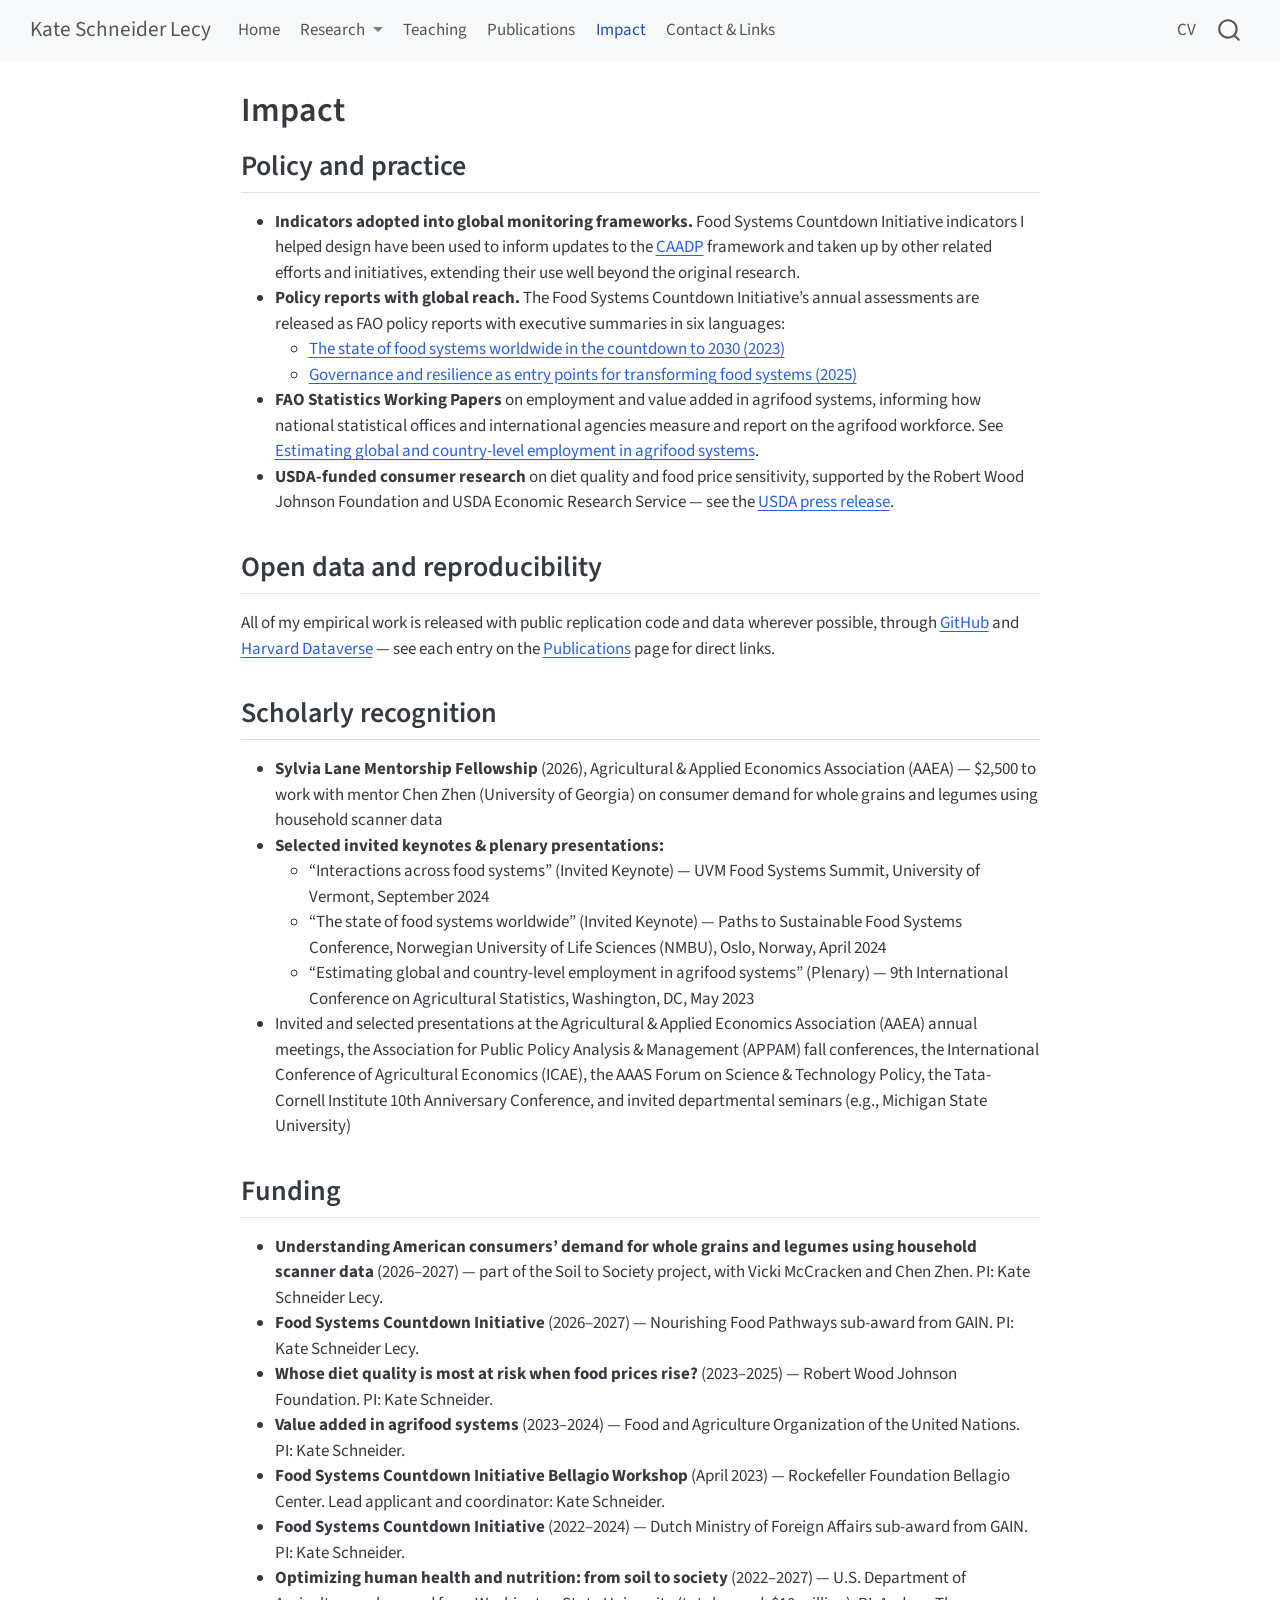
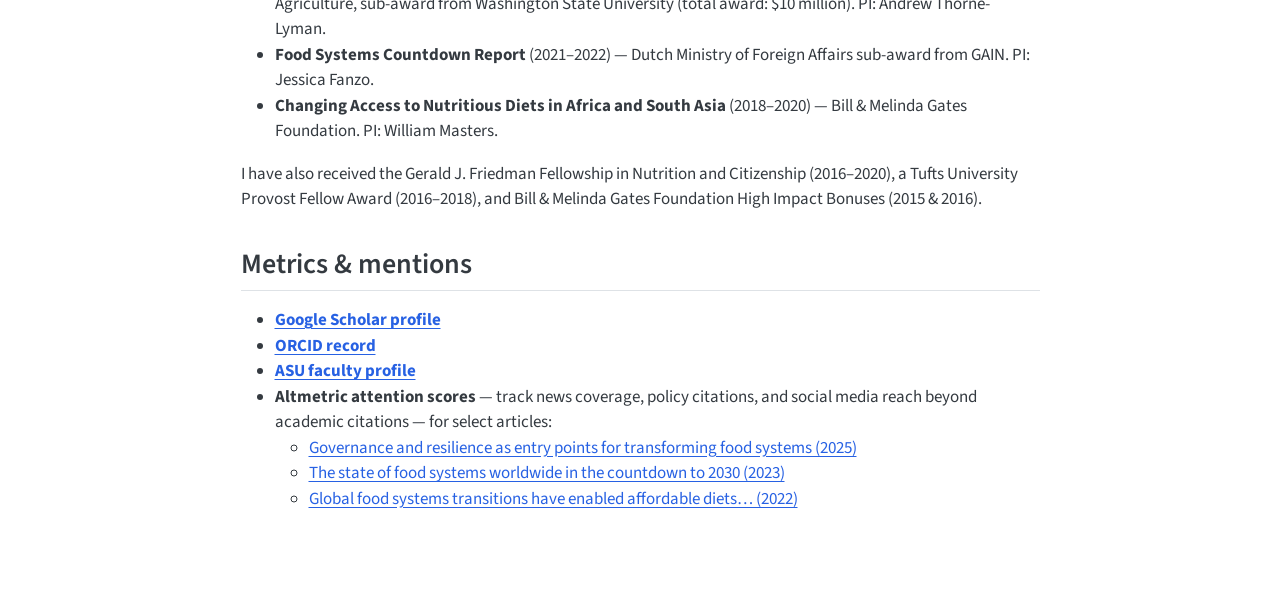
<file: docs/impact.html>
<!DOCTYPE html>
<html xmlns="http://www.w3.org/1999/xhtml" lang="en" xml:lang="en"><head>

<meta charset="utf-8">
<meta name="generator" content="quarto-1.10.18">

<meta name="viewport" content="width=device-width, initial-scale=1.0, user-scalable=yes">


<title>Impact – Kate Schneider Lecy</title>
<style>
/* Default styles provided by pandoc.
** See https://pandoc.org/MANUAL.html#variables-for-html for config info.
*/
span.smallcaps{font-variant: small-caps;}
div.columns{display: flex; gap: 1.5em;}
div.column{flex: auto;}
@media screen {
div.columns{gap: min(4vw, 1.5em);}
div.column{overflow-x: auto;}
}
div.hanging-indent{margin-left: 1.5em; text-indent: -1.5em;}
ul.task-list{list-style: none;}
ul.task-list li input[type="checkbox"] {
  width: 0.8em;
  margin: 0 0.8em 0.2em -1em; /* quarto-specific, see https://github.com/quarto-dev/quarto-cli/issues/4556 */ 
  vertical-align: middle;
}
</style>


<script src="site_libs/quarto-nav/quarto-nav.js"></script>
<script src="site_libs/quarto-nav/headroom.min.js"></script>
<script src="site_libs/clipboard/clipboard.min.js"></script>
<script src="site_libs/quarto-search/autocomplete.umd.js"></script>
<script src="site_libs/quarto-search/fuse.min.js"></script>
<script src="site_libs/quarto-search/quarto-search.js"></script>
<meta name="quarto:offset" content="./">
<script src="site_libs/quarto-html/quarto.js" type="module"></script>
<script src="site_libs/quarto-html/tabsets/tabsets.js" type="module"></script>
<script src="site_libs/quarto-html/popper.min.js"></script>
<script src="site_libs/quarto-html/tippy.umd.min.js"></script>
<script src="site_libs/quarto-html/anchor.min.js"></script>
<link href="site_libs/quarto-html/tippy.css" rel="stylesheet">
<link href="site_libs/quarto-html/quarto-syntax-highlighting-64a204ab8560d761af7679ceaba22944.css" rel="stylesheet" id="quarto-text-highlighting-styles">
<script src="site_libs/bootstrap/bootstrap.min.js"></script>
<link href="site_libs/bootstrap/bootstrap-icons.css" rel="stylesheet">
<link href="site_libs/bootstrap/bootstrap-172ba59bd5e0b52282274ba0c0cc16fc.min.css" rel="stylesheet" append-hash="true" id="quarto-bootstrap" data-mode="light">
<script id="quarto-search-options" type="application/json">{
  "location": "navbar",
  "copy-button": false,
  "collapse-after": 3,
  "panel-placement": "end",
  "type": "overlay",
  "limit": 50,
  "keyboard-shortcut": [
    "f",
    "/",
    "s"
  ],
  "show-item-context": false,
  "language": {
    "search-no-results-text": "No results",
    "search-matching-documents-text": "matching documents",
    "search-copy-link-title": "Copy link to search",
    "search-hide-matches-text": "Hide additional matches",
    "search-more-match-text": "more match in this document",
    "search-more-matches-text": "more matches in this document",
    "search-clear-button-title": "Clear",
    "search-text-placeholder": "",
    "search-detached-cancel-button-title": "Cancel",
    "search-submit-button-title": "Submit",
    "search-label": "Search"
  }
}</script>


<link rel="stylesheet" href="styles.css">
</head>

<body class="nav-fixed fullcontent quarto-light">

<div id="quarto-search-results"></div>
  <header id="quarto-header" class="headroom fixed-top">
    <nav class="navbar navbar-expand-lg " data-bs-theme="dark">
      <div class="navbar-container container-fluid">
      <div class="navbar-brand-container mx-auto">
    <a class="navbar-brand" href="./index.html">
    <span class="navbar-title">Kate Schneider Lecy</span>
    </a>
  </div>
            <div id="quarto-search" class="" title="Search"></div>
          <button class="navbar-toggler" type="button" data-bs-toggle="collapse" data-bs-target="#navbarCollapse" aria-controls="navbarCollapse" role="menu" aria-expanded="false" aria-label="Toggle navigation" onclick="if (window.quartoToggleHeadroom) { window.quartoToggleHeadroom(); }">
  <span class="navbar-toggler-icon"></span>
</button>
          <div class="collapse navbar-collapse" id="navbarCollapse">
            <ul class="navbar-nav navbar-nav-scroll me-auto">
  <li class="nav-item">
    <a class="nav-link" href="./index.html"> 
<span class="menu-text">Home</span></a>
  </li>  
  <li class="nav-item dropdown ">
    <a class="nav-link dropdown-toggle" href="#" id="nav-menu-research" role="link" data-bs-toggle="dropdown" aria-expanded="false">
 <span class="menu-text">Research</span>
    </a>
    <ul class="dropdown-menu" aria-labelledby="nav-menu-research">    
        <li>
    <a class="dropdown-item" href="./research.html">
 <span class="dropdown-text">Overview</span></a>
  </li>  
        <li>
    <a class="dropdown-item" href="./research-equitable-access.html">
 <span class="dropdown-text">Equitable Access to Healthy &amp; Sustainable Diets</span></a>
  </li>  
        <li>
    <a class="dropdown-item" href="./research-food-systems-transformation.html">
 <span class="dropdown-text">Food Systems Transformation</span></a>
  </li>  
        <li>
    <a class="dropdown-item" href="./research-economics-data-gaps.html">
 <span class="dropdown-text">Economics of Agrifood Systems</span></a>
  </li>  
    </ul>
  </li>
  <li class="nav-item">
    <a class="nav-link" href="./teaching.html"> 
<span class="menu-text">Teaching</span></a>
  </li>  
  <li class="nav-item">
    <a class="nav-link" href="./publications.html"> 
<span class="menu-text">Publications</span></a>
  </li>  
  <li class="nav-item">
    <a class="nav-link active" href="./impact.html" aria-current="page"> 
<span class="menu-text">Impact</span></a>
  </li>  
  <li class="nav-item">
    <a class="nav-link" href="./contact.html"> 
<span class="menu-text">Contact &amp; Links</span></a>
  </li>  
</ul>
            <ul class="navbar-nav navbar-nav-scroll ms-auto">
  <li class="nav-item">
    <a class="nav-link" href="./cv.html"> 
<span class="menu-text">CV</span></a>
  </li>  
</ul>
          </div> <!-- /navcollapse -->
            <div class="quarto-navbar-tools">
</div>
      </div> <!-- /container-fluid -->
    </nav>
</header>
<!-- content -->
<div id="quarto-content" class="quarto-container page-columns page-rows-contents page-layout-article page-navbar">
<!-- sidebar -->
<!-- margin-sidebar -->
    
<!-- main -->
<main class="content" id="quarto-document-content">

<header id="title-block-header" class="quarto-title-block default">
<div class="quarto-title">
<h1 class="title">Impact</h1>
</div>



<div class="quarto-title-meta">

    
  
    
  </div>
  


</header>


<section id="policy-and-practice" class="level2">
<h2 class="anchored" data-anchor-id="policy-and-practice">Policy and practice</h2>
<ul>
<li><strong>Indicators adopted into global monitoring frameworks.</strong> Food Systems Countdown Initiative indicators I helped design have been used to inform updates to the <a href="https://www.foodcountdown.org/">CAADP</a> framework and taken up by other related efforts and initiatives, extending their use well beyond the original research.</li>
<li><strong>Policy reports with global reach.</strong> The Food Systems Countdown Initiative’s annual assessments are released as FAO policy reports with executive summaries in six languages:
<ul>
<li><a href="https://www.fao.org/documents/card/en/c/cc8697en">The state of food systems worldwide in the countdown to 2030 (2023)</a></li>
<li><a href="https://openknowledge.fao.org/items/78839aee-a0f2-4741-aade-67e526f962f6">Governance and resilience as entry points for transforming food systems (2025)</a></li>
</ul></li>
<li><strong>FAO Statistics Working Papers</strong> on employment and value added in agrifood systems, informing how national statistical offices and international agencies measure and report on the agrifood workforce. See <a href="https://www.fao.org/documents/card/en/c/cc4337en">Estimating global and country-level employment in agrifood systems</a>.</li>
<li><strong>USDA-funded consumer research</strong> on diet quality and food price sensitivity, supported by the Robert Wood Johnson Foundation and USDA Economic Research Service — see the <a href="https://www.ers.usda.gov/newsroom/trending-topics/news-release-ers-announces-1-4m-in-research-grants-to-improve-equitable-healthy-food-access-in-partnership-with-robert-wood-johnson-foundation/">USDA press release</a>.</li>
</ul>
</section>
<section id="open-data-and-reproducibility" class="level2">
<h2 class="anchored" data-anchor-id="open-data-and-reproducibility">Open data and reproducibility</h2>
<p>All of my empirical work is released with public replication code and data wherever possible, through <a href="https://github.com/KateSchneider-FoodPol">GitHub</a> and <a href="https://dataverse.harvard.edu/dataverse/Kate_Schneider">Harvard Dataverse</a> — see each entry on the <a href="./publications.html">Publications</a> page for direct links.</p>
</section>
<section id="scholarly-recognition" class="level2">
<h2 class="anchored" data-anchor-id="scholarly-recognition">Scholarly recognition</h2>
<ul>
<li><strong>Sylvia Lane Mentorship Fellowship</strong> (2026), Agricultural &amp; Applied Economics Association (AAEA) — $2,500 to work with mentor Chen Zhen (University of Georgia) on consumer demand for whole grains and legumes using household scanner data</li>
<li><strong>Selected invited keynotes &amp; plenary presentations:</strong>
<ul>
<li>“Interactions across food systems” (Invited Keynote) — UVM Food Systems Summit, University of Vermont, September 2024</li>
<li>“The state of food systems worldwide” (Invited Keynote) — Paths to Sustainable Food Systems Conference, Norwegian University of Life Sciences (NMBU), Oslo, Norway, April 2024</li>
<li>“Estimating global and country-level employment in agrifood systems” (Plenary) — 9th International Conference on Agricultural Statistics, Washington, DC, May 2023</li>
</ul></li>
<li>Invited and selected presentations at the Agricultural &amp; Applied Economics Association (AAEA) annual meetings, the Association for Public Policy Analysis &amp; Management (APPAM) fall conferences, the International Conference of Agricultural Economics (ICAE), the AAAS Forum on Science &amp; Technology Policy, the Tata-Cornell Institute 10th Anniversary Conference, and invited departmental seminars (e.g., Michigan State University)</li>
</ul>
</section>
<section id="funding" class="level2">
<h2 class="anchored" data-anchor-id="funding">Funding</h2>
<ul>
<li><strong>Understanding American consumers’ demand for whole grains and legumes using household scanner data</strong> (2026–2027) — part of the Soil to Society project, with Vicki McCracken and Chen Zhen. PI: Kate Schneider Lecy.</li>
<li><strong>Food Systems Countdown Initiative</strong> (2026–2027) — Nourishing Food Pathways sub-award from GAIN. PI: Kate Schneider Lecy.</li>
<li><strong>Whose diet quality is most at risk when food prices rise?</strong> (2023–2025) — Robert Wood Johnson Foundation. PI: Kate Schneider.</li>
<li><strong>Value added in agrifood systems</strong> (2023–2024) — Food and Agriculture Organization of the United Nations. PI: Kate Schneider.</li>
<li><strong>Food Systems Countdown Initiative Bellagio Workshop</strong> (April 2023) — Rockefeller Foundation Bellagio Center. Lead applicant and coordinator: Kate Schneider.</li>
<li><strong>Food Systems Countdown Initiative</strong> (2022–2024) — Dutch Ministry of Foreign Affairs sub-award from GAIN. PI: Kate Schneider.</li>
<li><strong>Optimizing human health and nutrition: from soil to society</strong> (2022–2027) — U.S. Department of Agriculture, sub-award from Washington State University (total award: $10 million). PI: Andrew Thorne-Lyman.</li>
<li><strong>Food Systems Countdown Report</strong> (2021–2022) — Dutch Ministry of Foreign Affairs sub-award from GAIN. PI: Jessica Fanzo.</li>
<li><strong>Changing Access to Nutritious Diets in Africa and South Asia</strong> (2018–2020) — Bill &amp; Melinda Gates Foundation. PI: William Masters.</li>
</ul>
<p>I have also received the Gerald J. Friedman Fellowship in Nutrition and Citizenship (2016–2020), a Tufts University Provost Fellow Award (2016–2018), and Bill &amp; Melinda Gates Foundation High Impact Bonuses (2015 &amp; 2016).</p>
</section>
<section id="metrics-mentions" class="level2">
<h2 class="anchored" data-anchor-id="metrics-mentions">Metrics &amp; mentions</h2>
<ul>
<li><strong><a href="https://scholar.google.com/citations?hl=en&amp;user=lWGTfD4AAAAJ">Google Scholar profile</a></strong></li>
<li><strong><a href="https://orcid.org/0000-0002-6861-3255">ORCID record</a></strong></li>
<li><strong><a href="https://search.asu.edu/profile/5533475">ASU faculty profile</a></strong></li>
<li><strong>Altmetric attention scores</strong> — track news coverage, policy citations, and social media reach beyond academic citations — for select articles:
<ul>
<li><a href="https://www.altmetric.com/details.php?doi=10.1038/s43016-024-01109-4">Governance and resilience as entry points for transforming food systems (2025)</a></li>
<li><a href="https://www.altmetric.com/details.php?doi=10.1038/s43016-023-00885-9">The state of food systems worldwide in the countdown to 2030 (2023)</a></li>
<li><a href="https://www.altmetric.com/details.php?doi=10.1038/s43016-022-00588-7">Global food systems transitions have enabled affordable diets… (2022)</a></li>
</ul></li>
</ul>


</section>

</main> <!-- /main -->
<script id="quarto-html-after-body" type="application/javascript">
  window.document.addEventListener("DOMContentLoaded", function (event) {
    const icon = "";
    const anchorJS = new window.AnchorJS();
    anchorJS.options = {
      placement: 'right',
      icon: icon
    };
    anchorJS.add('.anchored');
    const isCodeAnnotation = (el) => {
      for (const clz of el.classList) {
        if (clz.startsWith('code-annotation-')) {                     
          return true;
        }
      }
      return false;
    }
    const onCopySuccess = function(e) {
      // button target
      const button = e.trigger;
      // don't keep focus
      button.blur();
      // flash "checked"
      button.classList.add('code-copy-button-checked');
      var currentTitle = button.getAttribute("title");
      button.setAttribute("title", "Copied!");
      let tooltip;
      if (window.bootstrap) {
        button.setAttribute("data-bs-toggle", "tooltip");
        button.setAttribute("data-bs-placement", "left");
        button.setAttribute("data-bs-title", "Copied!");
        tooltip = new bootstrap.Tooltip(button, 
          { trigger: "manual", 
            customClass: "code-copy-button-tooltip",
            offset: [0, -8]});
        tooltip.show();    
      }
      setTimeout(function() {
        if (tooltip) {
          tooltip.hide();
          button.removeAttribute("data-bs-title");
          button.removeAttribute("data-bs-toggle");
          button.removeAttribute("data-bs-placement");
        }
        button.setAttribute("title", currentTitle);
        button.classList.remove('code-copy-button-checked');
      }, 1000);
      // clear code selection
      e.clearSelection();
    }
    const getTextToCopy = function(trigger) {
      const outerScaffold = trigger.parentElement.cloneNode(true);
      const codeEl = outerScaffold.querySelector('code');
      for (const childEl of codeEl.children) {
        if (isCodeAnnotation(childEl)) {
          childEl.remove();
        }
      }
      return codeEl.innerText;
    }
    const clipboard = new window.ClipboardJS('.code-copy-button:not([data-in-quarto-modal])', {
      text: getTextToCopy
    });
    clipboard.on('success', onCopySuccess);
    if (window.document.getElementById('quarto-embedded-source-code-modal')) {
      const clipboardModal = new window.ClipboardJS('.code-copy-button[data-in-quarto-modal]', {
        text: getTextToCopy,
        container: window.document.getElementById('quarto-embedded-source-code-modal')
      });
      clipboardModal.on('success', onCopySuccess);
    }
      var localhostRegex = new RegExp(/^(?:http|https):\/\/localhost\:?[0-9]*\//);
      var mailtoRegex = new RegExp(/^mailto:/);
        var filterRegex = new RegExp("https:\/\/kateschneiderlecy\.com");
      var isInternal = (href) => {
          return filterRegex.test(href) || localhostRegex.test(href) || mailtoRegex.test(href);
      }
      // Inspect non-navigation links and adorn them if external
     var links = window.document.querySelectorAll('a[href]:not(.nav-link):not(.navbar-brand):not(.toc-action):not(.sidebar-link):not(.sidebar-item-toggle):not(.pagination-link):not(.no-external):not([aria-hidden]):not(.dropdown-item):not(.quarto-navigation-tool):not(.about-link)');
      for (var i=0; i<links.length; i++) {
        const link = links[i];
        if (!isInternal(link.href)) {
          // undo the damage that might have been done by quarto-nav.js in the case of
          // links that we want to consider external
          if (link.dataset.originalHref !== undefined) {
            link.href = link.dataset.originalHref;
          }
        }
      }
    function tippyHover(el, contentFn, onTriggerFn, onUntriggerFn) {
      const config = {
        allowHTML: true,
        maxWidth: 500,
        delay: 100,
        arrow: false,
        appendTo: function(el) {
            return el.parentElement;
        },
        interactive: true,
        interactiveBorder: 10,
        theme: 'quarto',
        placement: 'bottom-start',
      };
      if (contentFn) {
        config.content = contentFn;
      }
      if (onTriggerFn) {
        config.onTrigger = onTriggerFn;
      }
      if (onUntriggerFn) {
        config.onUntrigger = onUntriggerFn;
      }
      window.tippy(el, config); 
    }
    const noterefs = window.document.querySelectorAll('a[role="doc-noteref"]');
    for (var i=0; i<noterefs.length; i++) {
      const ref = noterefs[i];
      tippyHover(ref, function() {
        // use id or data attribute instead here
        let href = ref.getAttribute('data-footnote-href') || ref.getAttribute('href');
        try { href = new URL(href).hash; } catch {}
        const id = href.replace(/^#\/?/, "");
        const note = window.document.getElementById(id);
        if (note) {
          return note.innerHTML;
        } else {
          return "";
        }
      });
    }
    const xrefs = window.document.querySelectorAll('a.quarto-xref');
    const processXRef = (id, note) => {
      // Strip column container classes
      const stripColumnClz = (el) => {
        el.classList.remove("page-full", "page-columns");
        if (el.children) {
          for (const child of el.children) {
            stripColumnClz(child);
          }
        }
      }
      stripColumnClz(note)
      if (id === null || id.startsWith('sec-')) {
        // Special case sections, only their first couple elements
        const container = document.createElement("div");
        if (note.children && note.children.length > 2) {
          container.appendChild(note.children[0].cloneNode(true));
          for (let i = 1; i < note.children.length; i++) {
            const child = note.children[i];
            if (child.tagName === "P" && child.innerText === "") {
              continue;
            } else {
              container.appendChild(child.cloneNode(true));
              break;
            }
          }
          if (window.Quarto?.typesetMath) {
            window.Quarto.typesetMath(container);
          }
          return container.innerHTML
        } else {
          if (window.Quarto?.typesetMath) {
            window.Quarto.typesetMath(note);
          }
          return note.innerHTML;
        }
      } else {
        // Remove any anchor links if they are present
        const anchorLink = note.querySelector('a.anchorjs-link');
        if (anchorLink) {
          anchorLink.remove();
        }
        if (window.Quarto?.typesetMath) {
          window.Quarto.typesetMath(note);
        }
        if (note.classList.contains("callout")) {
          return note.outerHTML;
        } else {
          return note.innerHTML;
        }
      }
    }
    for (var i=0; i<xrefs.length; i++) {
      const xref = xrefs[i];
      tippyHover(xref, undefined, function(instance) {
        instance.disable();
        let url = xref.getAttribute('href');
        let hash = undefined; 
        if (url.startsWith('#')) {
          hash = url;
        } else {
          try { hash = new URL(url).hash; } catch {}
        }
        if (hash) {
          const id = hash.replace(/^#\/?/, "");
          const note = window.document.getElementById(id);
          if (note !== null) {
            try {
              const html = processXRef(id, note.cloneNode(true));
              instance.setContent(html);
            } finally {
              instance.enable();
              instance.show();
            }
          } else {
            // See if we can fetch this
            fetch(url.split('#')[0])
            .then(res => res.text())
            .then(html => {
              const parser = new DOMParser();
              const htmlDoc = parser.parseFromString(html, "text/html");
              const note = htmlDoc.getElementById(id);
              if (note !== null) {
                const html = processXRef(id, note);
                instance.setContent(html);
              } 
            }).finally(() => {
              instance.enable();
              instance.show();
            });
          }
        } else {
          // See if we can fetch a full url (with no hash to target)
          // This is a special case and we should probably do some content thinning / targeting
          fetch(url)
          .then(res => res.text())
          .then(html => {
            const parser = new DOMParser();
            const htmlDoc = parser.parseFromString(html, "text/html");
            const note = htmlDoc.querySelector('main.content');
            if (note !== null) {
              // This should only happen for chapter cross references
              // (since there is no id in the URL)
              // remove the first header
              if (note.children.length > 0 && note.children[0].tagName === "HEADER") {
                note.children[0].remove();
              }
              const html = processXRef(null, note);
              instance.setContent(html);
            } 
          }).finally(() => {
            instance.enable();
            instance.show();
          });
        }
      }, function(instance) {
      });
    }
        let selectedAnnoteEl;
        const selectorForAnnotation = ( cell, annotation) => {
          let cellAttr = 'data-code-cell="' + cell + '"';
          let lineAttr = 'data-code-annotation="' +  annotation + '"';
          const selector = 'span[' + cellAttr + '][' + lineAttr + ']';
          return selector;
        }
        const selectCodeLines = (annoteEl) => {
          const doc = window.document;
          const targetCell = annoteEl.getAttribute("data-target-cell");
          const targetAnnotation = annoteEl.getAttribute("data-target-annotation");
          const annoteSpan = window.document.querySelector(selectorForAnnotation(targetCell, targetAnnotation));
          const lines = annoteSpan.getAttribute("data-code-lines").split(",");
          const lineIds = lines.map((line) => {
            return targetCell + "-" + line;
          })
          let top = null;
          let height = null;
          let parent = null;
          if (lineIds.length > 0) {
              //compute the position of the single el (top and bottom and make a div)
              const el = window.document.getElementById(lineIds[0]);
              top = el.offsetTop;
              height = el.offsetHeight;
              parent = el.parentElement.parentElement;
            if (lineIds.length > 1) {
              const lastEl = window.document.getElementById(lineIds[lineIds.length - 1]);
              const bottom = lastEl.offsetTop + lastEl.offsetHeight;
              height = bottom - top;
            }
            if (top !== null && height !== null && parent !== null) {
              // cook up a div (if necessary) and position it 
              let div = window.document.getElementById("code-annotation-line-highlight");
              if (div === null) {
                div = window.document.createElement("div");
                div.setAttribute("id", "code-annotation-line-highlight");
                div.style.position = 'absolute';
                parent.appendChild(div);
              }
              div.style.top = top - 2 + "px";
              div.style.height = height + 4 + "px";
              div.style.left = 0;
              let gutterDiv = window.document.getElementById("code-annotation-line-highlight-gutter");
              if (gutterDiv === null) {
                gutterDiv = window.document.createElement("div");
                gutterDiv.setAttribute("id", "code-annotation-line-highlight-gutter");
                gutterDiv.style.position = 'absolute';
                const codeCell = window.document.getElementById(targetCell);
                const gutter = codeCell.querySelector('.code-annotation-gutter');
                gutter.appendChild(gutterDiv);
              }
              gutterDiv.style.top = top - 2 + "px";
              gutterDiv.style.height = height + 4 + "px";
            }
            selectedAnnoteEl = annoteEl;
          }
        };
        const unselectCodeLines = () => {
          const elementsIds = ["code-annotation-line-highlight", "code-annotation-line-highlight-gutter"];
          elementsIds.forEach((elId) => {
            const div = window.document.getElementById(elId);
            if (div) {
              div.remove();
            }
          });
          selectedAnnoteEl = undefined;
        };
          // Handle positioning of the toggle
      window.addEventListener(
        "resize",
        throttle(() => {
          elRect = undefined;
          if (selectedAnnoteEl) {
            selectCodeLines(selectedAnnoteEl);
          }
        }, 10)
      );
      function throttle(fn, ms) {
      let throttle = false;
      let timer;
        return (...args) => {
          if(!throttle) { // first call gets through
              fn.apply(this, args);
              throttle = true;
          } else { // all the others get throttled
              if(timer) clearTimeout(timer); // cancel #2
              timer = setTimeout(() => {
                fn.apply(this, args);
                timer = throttle = false;
              }, ms);
          }
        };
      }
        // Attach click handler to the DT
        const annoteDls = window.document.querySelectorAll('dt[data-target-cell]');
        for (const annoteDlNode of annoteDls) {
          annoteDlNode.addEventListener('click', (event) => {
            const clickedEl = event.target;
            if (clickedEl !== selectedAnnoteEl) {
              unselectCodeLines();
              const activeEl = window.document.querySelector('dt[data-target-cell].code-annotation-active');
              if (activeEl) {
                activeEl.classList.remove('code-annotation-active');
              }
              selectCodeLines(clickedEl);
              clickedEl.classList.add('code-annotation-active');
            } else {
              // Unselect the line
              unselectCodeLines();
              clickedEl.classList.remove('code-annotation-active');
            }
          });
        }
    const findCites = (el) => {
      const parentEl = el.parentElement;
      if (parentEl) {
        const cites = parentEl.dataset.cites;
        if (cites) {
          return {
            el,
            cites: cites.split(' ')
          };
        } else {
          return findCites(el.parentElement)
        }
      } else {
        return undefined;
      }
    };
    var bibliorefs = window.document.querySelectorAll('a[role="doc-biblioref"]');
    for (var i=0; i<bibliorefs.length; i++) {
      const ref = bibliorefs[i];
      const citeInfo = findCites(ref);
      if (citeInfo) {
        tippyHover(citeInfo.el, function() {
          var popup = window.document.createElement('div');
          citeInfo.cites.forEach(function(cite) {
            var citeDiv = window.document.createElement('div');
            citeDiv.classList.add('hanging-indent');
            citeDiv.classList.add('csl-entry');
            var biblioDiv = window.document.getElementById('ref-' + cite);
            if (biblioDiv) {
              citeDiv.innerHTML = biblioDiv.innerHTML;
            }
            popup.appendChild(citeDiv);
          });
          return popup.innerHTML;
        });
      }
    }
  });
  </script>
</div> <!-- /content -->




</body></html>
</file>
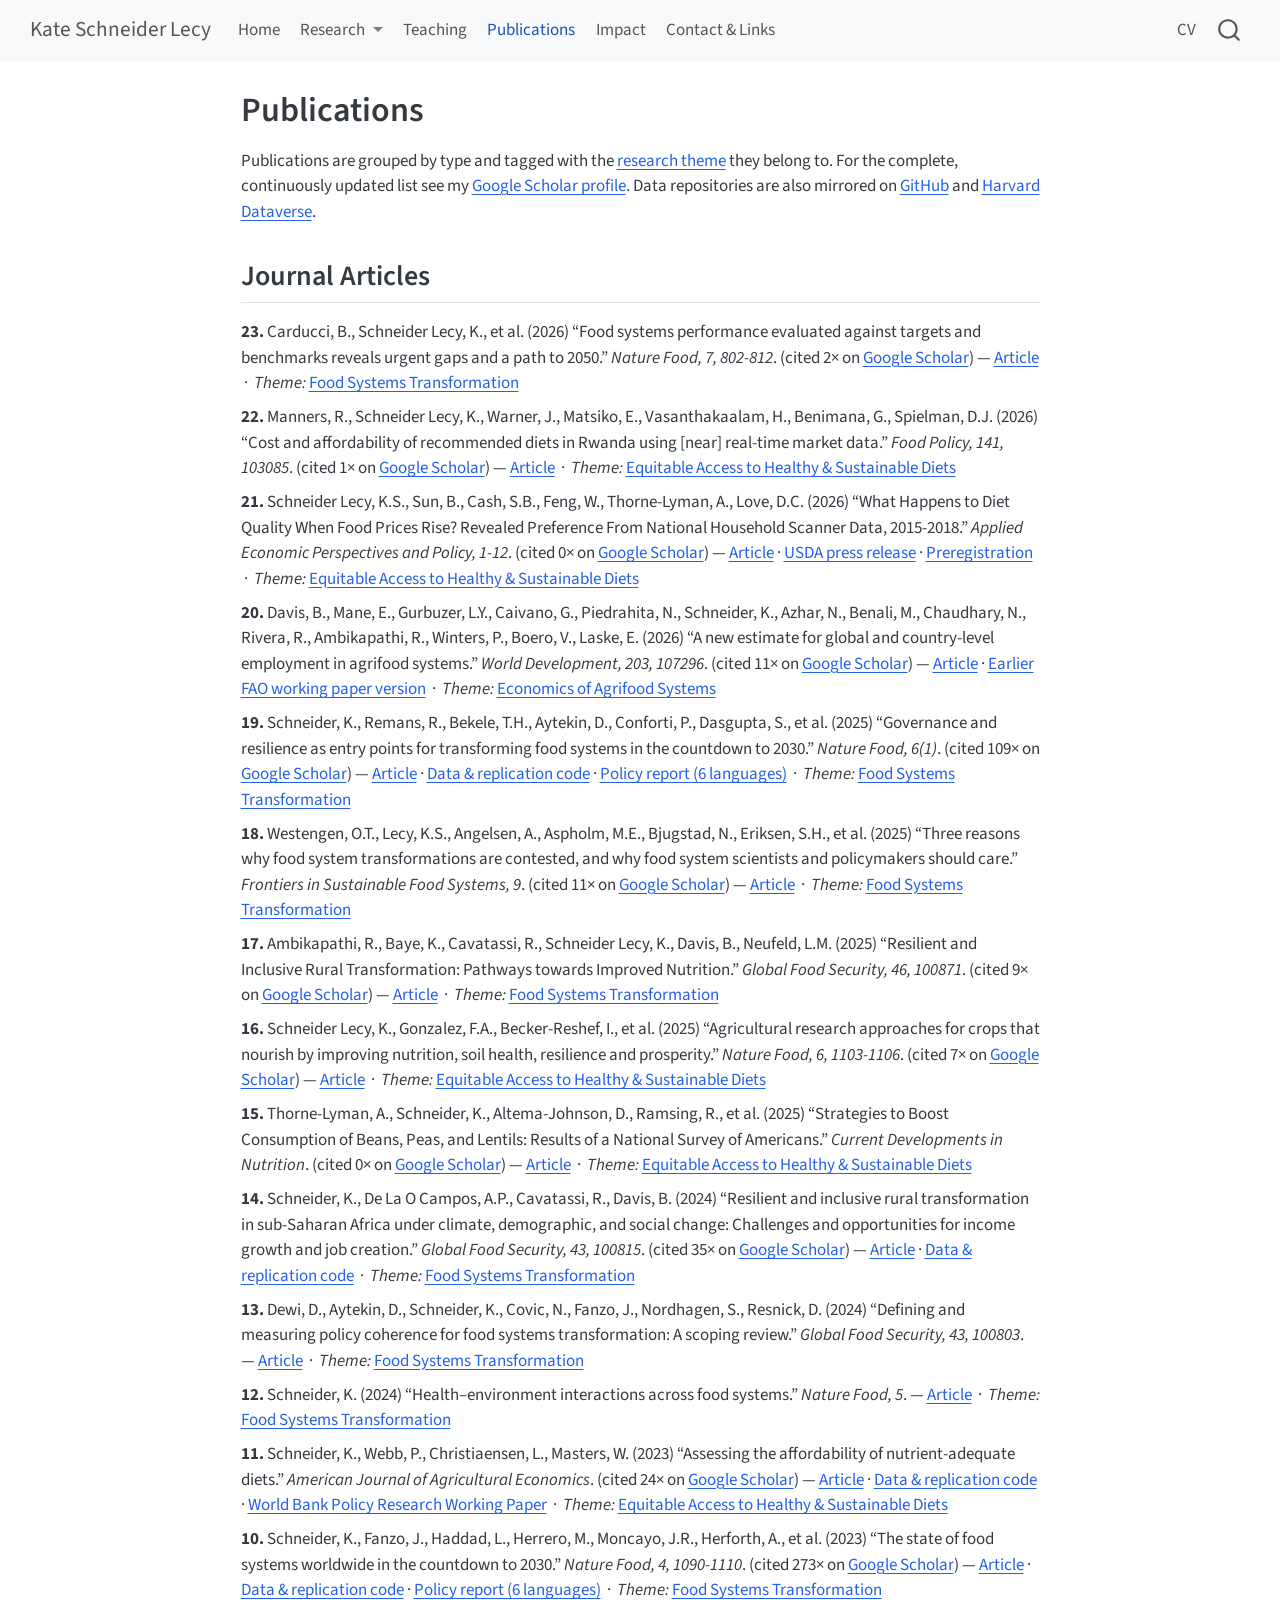
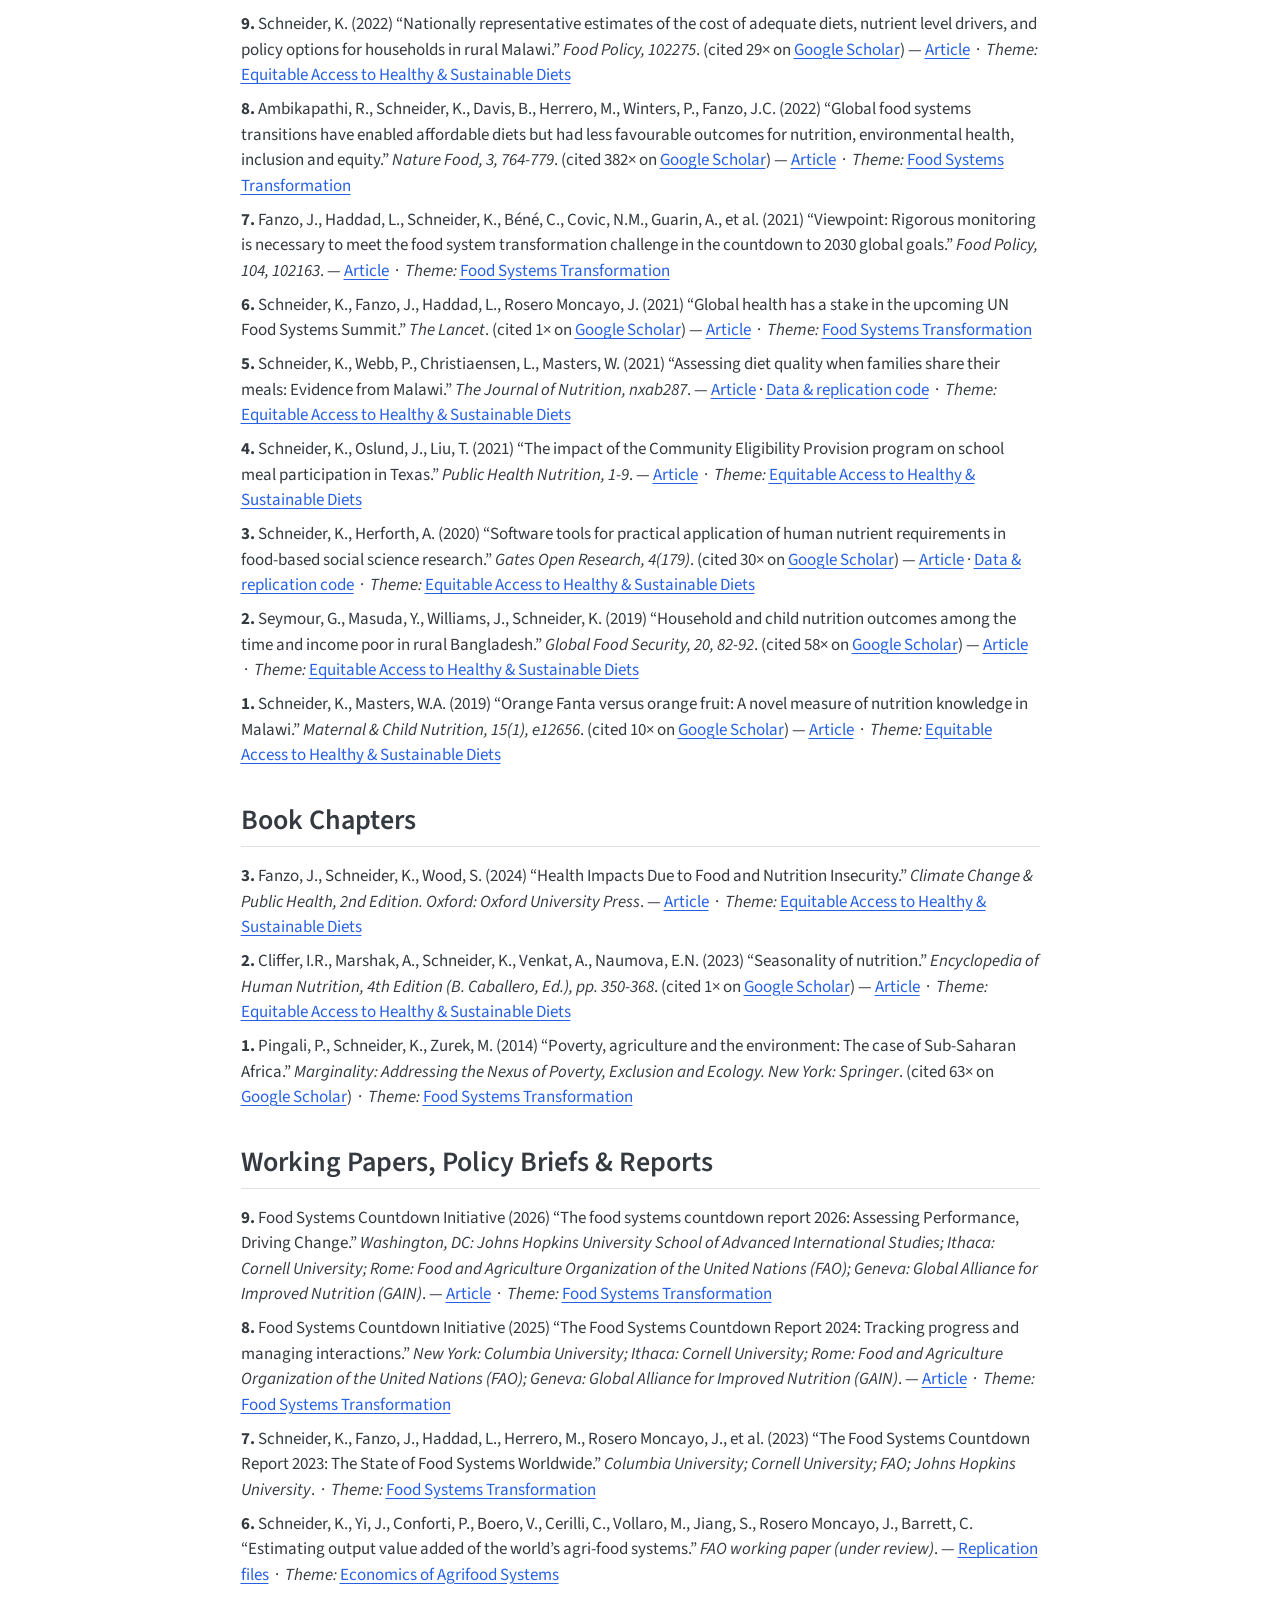
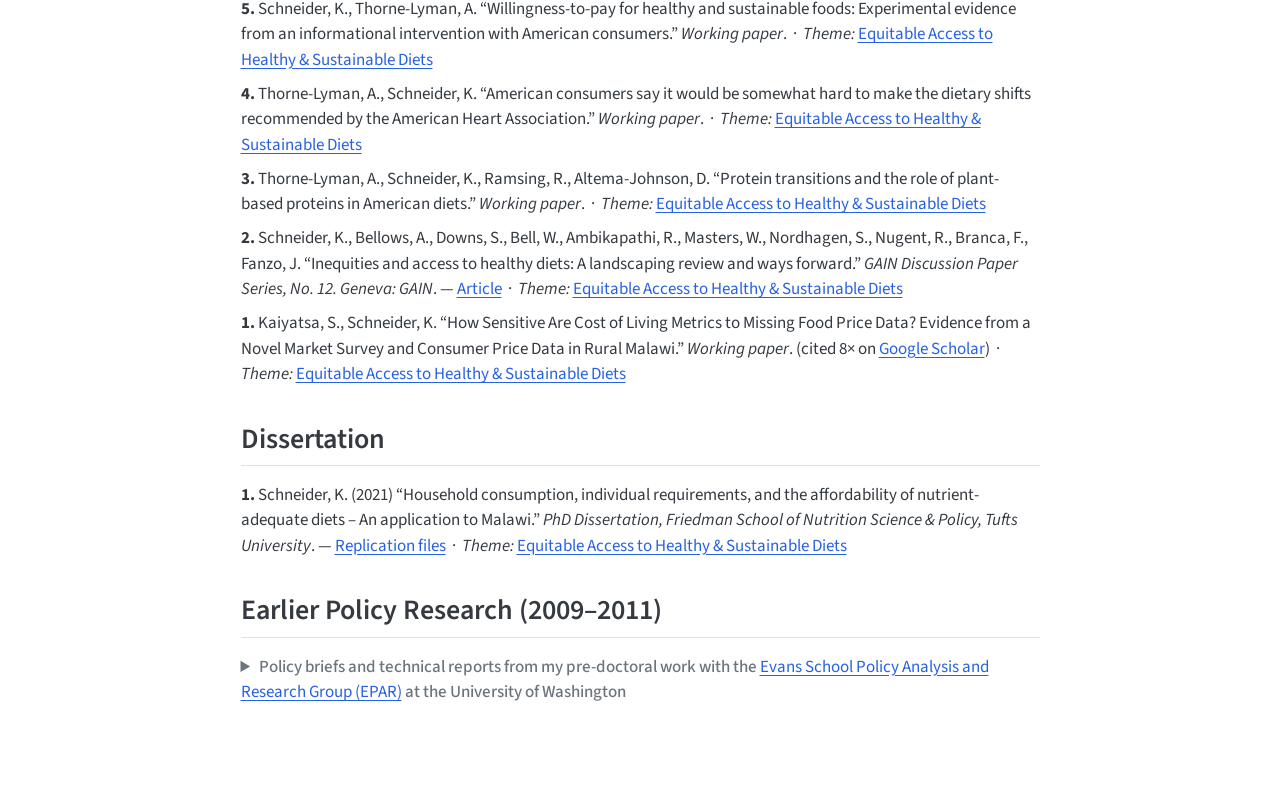
<file: docs/publications.html>
<!DOCTYPE html>
<html xmlns="http://www.w3.org/1999/xhtml" lang="en" xml:lang="en"><head>

<meta charset="utf-8">
<meta name="generator" content="quarto-1.10.18">

<meta name="viewport" content="width=device-width, initial-scale=1.0, user-scalable=yes">


<title>Publications – Kate Schneider Lecy</title>
<style>
/* Default styles provided by pandoc.
** See https://pandoc.org/MANUAL.html#variables-for-html for config info.
*/
span.smallcaps{font-variant: small-caps;}
div.columns{display: flex; gap: 1.5em;}
div.column{flex: auto;}
@media screen {
div.columns{gap: min(4vw, 1.5em);}
div.column{overflow-x: auto;}
}
div.hanging-indent{margin-left: 1.5em; text-indent: -1.5em;}
ul.task-list{list-style: none;}
ul.task-list li input[type="checkbox"] {
  width: 0.8em;
  margin: 0 0.8em 0.2em -1em; /* quarto-specific, see https://github.com/quarto-dev/quarto-cli/issues/4556 */ 
  vertical-align: middle;
}
</style>


<script src="site_libs/quarto-nav/quarto-nav.js"></script>
<script src="site_libs/quarto-nav/headroom.min.js"></script>
<script src="site_libs/clipboard/clipboard.min.js"></script>
<script src="site_libs/quarto-search/autocomplete.umd.js"></script>
<script src="site_libs/quarto-search/fuse.min.js"></script>
<script src="site_libs/quarto-search/quarto-search.js"></script>
<meta name="quarto:offset" content="./">
<script src="site_libs/quarto-html/quarto.js" type="module"></script>
<script src="site_libs/quarto-html/tabsets/tabsets.js" type="module"></script>
<script src="site_libs/quarto-html/popper.min.js"></script>
<script src="site_libs/quarto-html/tippy.umd.min.js"></script>
<script src="site_libs/quarto-html/anchor.min.js"></script>
<link href="site_libs/quarto-html/tippy.css" rel="stylesheet">
<link href="site_libs/quarto-html/quarto-syntax-highlighting-64a204ab8560d761af7679ceaba22944.css" rel="stylesheet" id="quarto-text-highlighting-styles">
<script src="site_libs/bootstrap/bootstrap.min.js"></script>
<link href="site_libs/bootstrap/bootstrap-icons.css" rel="stylesheet">
<link href="site_libs/bootstrap/bootstrap-172ba59bd5e0b52282274ba0c0cc16fc.min.css" rel="stylesheet" append-hash="true" id="quarto-bootstrap" data-mode="light">
<script id="quarto-search-options" type="application/json">{
  "location": "navbar",
  "copy-button": false,
  "collapse-after": 3,
  "panel-placement": "end",
  "type": "overlay",
  "limit": 50,
  "keyboard-shortcut": [
    "f",
    "/",
    "s"
  ],
  "show-item-context": false,
  "language": {
    "search-no-results-text": "No results",
    "search-matching-documents-text": "matching documents",
    "search-copy-link-title": "Copy link to search",
    "search-hide-matches-text": "Hide additional matches",
    "search-more-match-text": "more match in this document",
    "search-more-matches-text": "more matches in this document",
    "search-clear-button-title": "Clear",
    "search-text-placeholder": "",
    "search-detached-cancel-button-title": "Cancel",
    "search-submit-button-title": "Submit",
    "search-label": "Search"
  }
}</script>


<link rel="stylesheet" href="styles.css">
</head>

<body class="nav-fixed fullcontent quarto-light">

<div id="quarto-search-results"></div>
  <header id="quarto-header" class="headroom fixed-top">
    <nav class="navbar navbar-expand-lg " data-bs-theme="dark">
      <div class="navbar-container container-fluid">
      <div class="navbar-brand-container mx-auto">
    <a class="navbar-brand" href="./index.html">
    <span class="navbar-title">Kate Schneider Lecy</span>
    </a>
  </div>
            <div id="quarto-search" class="" title="Search"></div>
          <button class="navbar-toggler" type="button" data-bs-toggle="collapse" data-bs-target="#navbarCollapse" aria-controls="navbarCollapse" role="menu" aria-expanded="false" aria-label="Toggle navigation" onclick="if (window.quartoToggleHeadroom) { window.quartoToggleHeadroom(); }">
  <span class="navbar-toggler-icon"></span>
</button>
          <div class="collapse navbar-collapse" id="navbarCollapse">
            <ul class="navbar-nav navbar-nav-scroll me-auto">
  <li class="nav-item">
    <a class="nav-link" href="./index.html"> 
<span class="menu-text">Home</span></a>
  </li>  
  <li class="nav-item dropdown ">
    <a class="nav-link dropdown-toggle" href="#" id="nav-menu-research" role="link" data-bs-toggle="dropdown" aria-expanded="false">
 <span class="menu-text">Research</span>
    </a>
    <ul class="dropdown-menu" aria-labelledby="nav-menu-research">    
        <li>
    <a class="dropdown-item" href="./research.html">
 <span class="dropdown-text">Overview</span></a>
  </li>  
        <li>
    <a class="dropdown-item" href="./research-equitable-access.html">
 <span class="dropdown-text">Equitable Access to Healthy &amp; Sustainable Diets</span></a>
  </li>  
        <li>
    <a class="dropdown-item" href="./research-food-systems-transformation.html">
 <span class="dropdown-text">Food Systems Transformation</span></a>
  </li>  
        <li>
    <a class="dropdown-item" href="./research-economics-data-gaps.html">
 <span class="dropdown-text">Economics of Agrifood Systems</span></a>
  </li>  
    </ul>
  </li>
  <li class="nav-item">
    <a class="nav-link" href="./teaching.html"> 
<span class="menu-text">Teaching</span></a>
  </li>  
  <li class="nav-item">
    <a class="nav-link active" href="./publications.html" aria-current="page"> 
<span class="menu-text">Publications</span></a>
  </li>  
  <li class="nav-item">
    <a class="nav-link" href="./impact.html"> 
<span class="menu-text">Impact</span></a>
  </li>  
  <li class="nav-item">
    <a class="nav-link" href="./contact.html"> 
<span class="menu-text">Contact &amp; Links</span></a>
  </li>  
</ul>
            <ul class="navbar-nav navbar-nav-scroll ms-auto">
  <li class="nav-item">
    <a class="nav-link" href="./cv.html"> 
<span class="menu-text">CV</span></a>
  </li>  
</ul>
          </div> <!-- /navcollapse -->
            <div class="quarto-navbar-tools">
</div>
      </div> <!-- /container-fluid -->
    </nav>
</header>
<!-- content -->
<div id="quarto-content" class="quarto-container page-columns page-rows-contents page-layout-article page-navbar">
<!-- sidebar -->
<!-- margin-sidebar -->
    
<!-- main -->
<main class="content" id="quarto-document-content">

<header id="title-block-header" class="quarto-title-block default">
<div class="quarto-title">
<h1 class="title">Publications</h1>
</div>



<div class="quarto-title-meta">

    
  
    
  </div>
  


</header>


<p>Publications are grouped by type and tagged with the <a href="./research.html">research theme</a> they belong to. For the complete, continuously updated list see my <a href="https://scholar.google.com/citations?hl=en&amp;user=lWGTfD4AAAAJ">Google Scholar profile</a>. Data repositories are also mirrored on <a href="https://github.com/KateSchneider-FoodPol">GitHub</a> and <a href="https://dataverse.harvard.edu/dataverse/Kate_Schneider">Harvard Dataverse</a>.</p>
<section id="journal-articles" class="level2">
<h2 class="anchored" data-anchor-id="journal-articles">Journal Articles</h2>
<div class="numbered-pubs">
<ul>
<li><strong>23.</strong> Carducci, B., Schneider Lecy, K., et al.&nbsp;(2026) “Food systems performance evaluated against targets and benchmarks reveals urgent gaps and a path to 2050.” <em>Nature Food, 7, 802-812</em>. (cited 2× on <a href="https://scholar.google.com/citations?hl=en&amp;user=lWGTfD4AAAAJ">Google Scholar</a>) — <a href="https://doi.org/10.1038/s43016-026-01379-0">Article</a> &nbsp;·&nbsp; <em>Theme:</em> <a href="./research-food-systems-transformation.html">Food Systems Transformation</a></li>
<li><strong>22.</strong> Manners, R., Schneider Lecy, K., Warner, J., Matsiko, E., Vasanthakaalam, H., Benimana, G., Spielman, D.J. (2026) “Cost and affordability of recommended diets in Rwanda using [near] real-time market data.” <em>Food Policy, 141, 103085</em>. (cited 1× on <a href="https://scholar.google.com/citations?hl=en&amp;user=lWGTfD4AAAAJ">Google Scholar</a>) — <a href="https://doi.org/10.1016/j.foodpol.2026.103085">Article</a> &nbsp;·&nbsp; <em>Theme:</em> <a href="./research-equitable-access.html">Equitable Access to Healthy &amp; Sustainable Diets</a></li>
<li><strong>21.</strong> Schneider Lecy, K.S., Sun, B., Cash, S.B., Feng, W., Thorne-Lyman, A., Love, D.C. (2026) “What Happens to Diet Quality When Food Prices Rise? Revealed Preference From National Household Scanner Data, 2015-2018.” <em>Applied Economic Perspectives and Policy, 1-12</em>. (cited 0× on <a href="https://scholar.google.com/citations?hl=en&amp;user=lWGTfD4AAAAJ">Google Scholar</a>) — <a href="https://doi.org/10.1002/aepp.70101">Article</a> · <a href="https://www.ers.usda.gov/newsroom/trending-topics/news-release-ers-announces-1-4m-in-research-grants-to-improve-equitable-healthy-food-access-in-partnership-with-robert-wood-johnson-foundation/">USDA press release</a> · <a href="https://osf.io/37jqm">Preregistration</a> &nbsp;·&nbsp; <em>Theme:</em> <a href="./research-equitable-access.html">Equitable Access to Healthy &amp; Sustainable Diets</a></li>
<li><strong>20.</strong> Davis, B., Mane, E., Gurbuzer, L.Y., Caivano, G., Piedrahita, N., Schneider, K., Azhar, N., Benali, M., Chaudhary, N., Rivera, R., Ambikapathi, R., Winters, P., Boero, V., Laske, E. (2026) “A new estimate for global and country-level employment in agrifood systems.” <em>World Development, 203, 107296</em>. (cited 11× on <a href="https://scholar.google.com/citations?hl=en&amp;user=lWGTfD4AAAAJ">Google Scholar</a>) — <a href="https://doi.org/10.1016/j.worlddev.2025.107296">Article</a> · <a href="https://www.fao.org/documents/card/en/c/cc4337en">Earlier FAO working paper version</a> &nbsp;·&nbsp; <em>Theme:</em> <a href="./research-economics-data-gaps.html">Economics of Agrifood Systems</a></li>
<li><strong>19.</strong> Schneider, K., Remans, R., Bekele, T.H., Aytekin, D., Conforti, P., Dasgupta, S., et al.&nbsp;(2025) “Governance and resilience as entry points for transforming food systems in the countdown to 2030.” <em>Nature Food, 6(1)</em>. (cited 109× on <a href="https://scholar.google.com/citations?hl=en&amp;user=lWGTfD4AAAAJ">Google Scholar</a>) — <a href="https://doi.org/10.1038/s43016-024-01109-4">Article</a> · <a href="https://github.com/KateSchneider-FoodPol/FSCI_2024Interactions_Replication">Data &amp; replication code</a> · <a href="https://openknowledge.fao.org/items/78839aee-a0f2-4741-aade-67e526f962f6">Policy report (6 languages)</a> &nbsp;·&nbsp; <em>Theme:</em> <a href="./research-food-systems-transformation.html">Food Systems Transformation</a></li>
<li><strong>18.</strong> Westengen, O.T., Lecy, K.S., Angelsen, A., Aspholm, M.E., Bjugstad, N., Eriksen, S.H., et al.&nbsp;(2025) “Three reasons why food system transformations are contested, and why food system scientists and policymakers should care.” <em>Frontiers in Sustainable Food Systems, 9</em>. (cited 11× on <a href="https://scholar.google.com/citations?hl=en&amp;user=lWGTfD4AAAAJ">Google Scholar</a>) — <a href="https://doi.org/10.3389/fsufs.2025.1570961">Article</a> &nbsp;·&nbsp; <em>Theme:</em> <a href="./research-food-systems-transformation.html">Food Systems Transformation</a></li>
<li><strong>17.</strong> Ambikapathi, R., Baye, K., Cavatassi, R., Schneider Lecy, K., Davis, B., Neufeld, L.M. (2025) “Resilient and Inclusive Rural Transformation: Pathways towards Improved Nutrition.” <em>Global Food Security, 46, 100871</em>. (cited 9× on <a href="https://scholar.google.com/citations?hl=en&amp;user=lWGTfD4AAAAJ">Google Scholar</a>) — <a href="https://doi.org/10.1016/j.gfs.2025.100871">Article</a> &nbsp;·&nbsp; <em>Theme:</em> <a href="./research-food-systems-transformation.html">Food Systems Transformation</a></li>
<li><strong>16.</strong> Schneider Lecy, K., Gonzalez, F.A., Becker-Reshef, I., et al.&nbsp;(2025) “Agricultural research approaches for crops that nourish by improving nutrition, soil health, resilience and prosperity.” <em>Nature Food, 6, 1103-1106</em>. (cited 7× on <a href="https://scholar.google.com/citations?hl=en&amp;user=lWGTfD4AAAAJ">Google Scholar</a>) — <a href="https://doi.org/10.1038/s43016-025-01271-3">Article</a> &nbsp;·&nbsp; <em>Theme:</em> <a href="./research-equitable-access.html">Equitable Access to Healthy &amp; Sustainable Diets</a></li>
<li><strong>15.</strong> Thorne-Lyman, A., Schneider, K., Altema-Johnson, D., Ramsing, R., et al.&nbsp;(2025) “Strategies to Boost Consumption of Beans, Peas, and Lentils: Results of a National Survey of Americans.” <em>Current Developments in Nutrition</em>. (cited 0× on <a href="https://scholar.google.com/citations?hl=en&amp;user=lWGTfD4AAAAJ">Google Scholar</a>) — <a href="https://doi.org/10.1016/j.cdnut.2025.106997">Article</a> &nbsp;·&nbsp; <em>Theme:</em> <a href="./research-equitable-access.html">Equitable Access to Healthy &amp; Sustainable Diets</a></li>
<li><strong>14.</strong> Schneider, K., De La O Campos, A.P., Cavatassi, R., Davis, B. (2024) “Resilient and inclusive rural transformation in sub-Saharan Africa under climate, demographic, and social change: Challenges and opportunities for income growth and job creation.” <em>Global Food Security, 43, 100815</em>. (cited 35× on <a href="https://scholar.google.com/citations?hl=en&amp;user=lWGTfD4AAAAJ">Google Scholar</a>) — <a href="https://doi.org/10.1016/j.gfs.2024.100815">Article</a> · <a href="https://github.com/KateSchneider-FoodPol/Schneider_RITI_Labor">Data &amp; replication code</a> &nbsp;·&nbsp; <em>Theme:</em> <a href="./research-food-systems-transformation.html">Food Systems Transformation</a></li>
<li><strong>13.</strong> Dewi, D., Aytekin, D., Schneider, K., Covic, N., Fanzo, J., Nordhagen, S., Resnick, D. (2024) “Defining and measuring policy coherence for food systems transformation: A scoping review.” <em>Global Food Security, 43, 100803</em>. — <a href="https://doi.org/10.1016/j.gfs.2024.100803">Article</a> &nbsp;·&nbsp; <em>Theme:</em> <a href="./research-food-systems-transformation.html">Food Systems Transformation</a></li>
<li><strong>12.</strong> Schneider, K. (2024) “Health–environment interactions across food systems.” <em>Nature Food, 5</em>. — <a href="https://doi.org/10.1038/s43016-024-00928-9">Article</a> &nbsp;·&nbsp; <em>Theme:</em> <a href="./research-food-systems-transformation.html">Food Systems Transformation</a></li>
<li><strong>11.</strong> Schneider, K., Webb, P., Christiaensen, L., Masters, W. (2023) “Assessing the affordability of nutrient-adequate diets.” <em>American Journal of Agricultural Economics</em>. (cited 24× on <a href="https://scholar.google.com/citations?hl=en&amp;user=lWGTfD4AAAAJ">Google Scholar</a>) — <a href="https://onlinelibrary.wiley.com/doi/abs/10.1111/ajae.12334">Article</a> · <a href="https://doi.org/10.7910/DVN/AXDJZ8">Data &amp; replication code</a> · <a href="https://documents1.worldbank.org/curated/en/819731635963873708/pdf/Assessing-the-Affordability-of-Nutrient-Adequate-Diets.pdf">World Bank Policy Research Working Paper</a> &nbsp;·&nbsp; <em>Theme:</em> <a href="./research-equitable-access.html">Equitable Access to Healthy &amp; Sustainable Diets</a></li>
<li><strong>10.</strong> Schneider, K., Fanzo, J., Haddad, L., Herrero, M., Moncayo, J.R., Herforth, A., et al.&nbsp;(2023) “The state of food systems worldwide in the countdown to 2030.” <em>Nature Food, 4, 1090-1110</em>. (cited 273× on <a href="https://scholar.google.com/citations?hl=en&amp;user=lWGTfD4AAAAJ">Google Scholar</a>) — <a href="https://doi.org/10.1038/s43016-023-00885-9">Article</a> · <a href="https://github.com/KateSchneider-FoodPol/FSCI_2023Baseline_Replication">Data &amp; replication code</a> · <a href="https://www.fao.org/documents/card/en/c/cc8697en">Policy report (6 languages)</a> &nbsp;·&nbsp; <em>Theme:</em> <a href="./research-food-systems-transformation.html">Food Systems Transformation</a></li>
<li><strong>9.</strong> Schneider, K. (2022) “Nationally representative estimates of the cost of adequate diets, nutrient level drivers, and policy options for households in rural Malawi.” <em>Food Policy, 102275</em>. (cited 29× on <a href="https://scholar.google.com/citations?hl=en&amp;user=lWGTfD4AAAAJ">Google Scholar</a>) — <a href="https://doi.org/10.1016/j.foodpol.2022.102275">Article</a> &nbsp;·&nbsp; <em>Theme:</em> <a href="./research-equitable-access.html">Equitable Access to Healthy &amp; Sustainable Diets</a></li>
<li><strong>8.</strong> Ambikapathi, R., Schneider, K., Davis, B., Herrero, M., Winters, P., Fanzo, J.C. (2022) “Global food systems transitions have enabled affordable diets but had less favourable outcomes for nutrition, environmental health, inclusion and equity.” <em>Nature Food, 3, 764-779</em>. (cited 382× on <a href="https://scholar.google.com/citations?hl=en&amp;user=lWGTfD4AAAAJ">Google Scholar</a>) — <a href="https://doi.org/10.1038/s43016-022-00588-7">Article</a> &nbsp;·&nbsp; <em>Theme:</em> <a href="./research-food-systems-transformation.html">Food Systems Transformation</a></li>
<li><strong>7.</strong> Fanzo, J., Haddad, L., Schneider, K., Béné, C., Covic, N.M., Guarin, A., et al.&nbsp;(2021) “Viewpoint: Rigorous monitoring is necessary to meet the food system transformation challenge in the countdown to 2030 global goals.” <em>Food Policy, 104, 102163</em>. — <a href="https://doi.org/10.1016/j.foodpol.2021.102163">Article</a> &nbsp;·&nbsp; <em>Theme:</em> <a href="./research-food-systems-transformation.html">Food Systems Transformation</a></li>
<li><strong>6.</strong> Schneider, K., Fanzo, J., Haddad, L., Rosero Moncayo, J. (2021) “Global health has a stake in the upcoming UN Food Systems Summit.” <em>The Lancet</em>. (cited 1× on <a href="https://scholar.google.com/citations?hl=en&amp;user=lWGTfD4AAAAJ">Google Scholar</a>) — <a href="https://doi.org/10.1016/S0140-6736(21)02047-X">Article</a> &nbsp;·&nbsp; <em>Theme:</em> <a href="./research-food-systems-transformation.html">Food Systems Transformation</a></li>
<li><strong>5.</strong> Schneider, K., Webb, P., Christiaensen, L., Masters, W. (2021) “Assessing diet quality when families share their meals: Evidence from Malawi.” <em>The Journal of Nutrition, nxab287</em>. — <a href="https://doi.org/10.1093/jn/nxab287">Article</a> · <a href="https://github.com/KateSchneider-FoodPol/MalawiDietQual_SharedMeals">Data &amp; replication code</a> &nbsp;·&nbsp; <em>Theme:</em> <a href="./research-equitable-access.html">Equitable Access to Healthy &amp; Sustainable Diets</a></li>
<li><strong>4.</strong> Schneider, K., Oslund, J., Liu, T. (2021) “The impact of the Community Eligibility Provision program on school meal participation in Texas.” <em>Public Health Nutrition, 1-9</em>. — <a href="https://doi.org/10.1017/S1368980021003712">Article</a> &nbsp;·&nbsp; <em>Theme:</em> <a href="./research-equitable-access.html">Equitable Access to Healthy &amp; Sustainable Diets</a></li>
<li><strong>3.</strong> Schneider, K., Herforth, A. (2020) “Software tools for practical application of human nutrient requirements in food-based social science research.” <em>Gates Open Research, 4(179)</em>. (cited 30× on <a href="https://scholar.google.com/citations?hl=en&amp;user=lWGTfD4AAAAJ">Google Scholar</a>) — <a href="https://gatesopenresearch.org/articles/4-179">Article</a> · <a href="https://dataverse.harvard.edu/dataverse/SchneiderHerforth2020_NutrientRequirements">Data &amp; replication code</a> &nbsp;·&nbsp; <em>Theme:</em> <a href="./research-equitable-access.html">Equitable Access to Healthy &amp; Sustainable Diets</a></li>
<li><strong>2.</strong> Seymour, G., Masuda, Y., Williams, J., Schneider, K. (2019) “Household and child nutrition outcomes among the time and income poor in rural Bangladesh.” <em>Global Food Security, 20, 82-92</em>. (cited 58× on <a href="https://scholar.google.com/citations?hl=en&amp;user=lWGTfD4AAAAJ">Google Scholar</a>) — <a href="https://doi.org/10.1016/j.gfs.2019.01.004">Article</a> &nbsp;·&nbsp; <em>Theme:</em> <a href="./research-equitable-access.html">Equitable Access to Healthy &amp; Sustainable Diets</a></li>
<li><strong>1.</strong> Schneider, K., Masters, W.A. (2019) “Orange Fanta versus orange fruit: A novel measure of nutrition knowledge in Malawi.” <em>Maternal &amp; Child Nutrition, 15(1), e12656</em>. (cited 10× on <a href="https://scholar.google.com/citations?hl=en&amp;user=lWGTfD4AAAAJ">Google Scholar</a>) — <a href="https://doi.org/10.1111/mcn.12656">Article</a> &nbsp;·&nbsp; <em>Theme:</em> <a href="./research-equitable-access.html">Equitable Access to Healthy &amp; Sustainable Diets</a></li>
</ul>
</div>
</section>
<section id="book-chapters" class="level2">
<h2 class="anchored" data-anchor-id="book-chapters">Book Chapters</h2>
<div class="numbered-pubs">
<ul>
<li><strong>3.</strong> Fanzo, J., Schneider, K., Wood, S. (2024) “Health Impacts Due to Food and Nutrition Insecurity.” <em>Climate Change &amp; Public Health, 2nd Edition. Oxford: Oxford University Press</em>. — <a href="https://global.oup.com/academic/product/climate-change-and-public-health-9780197683293">Article</a> &nbsp;·&nbsp; <em>Theme:</em> <a href="./research-equitable-access.html">Equitable Access to Healthy &amp; Sustainable Diets</a></li>
<li><strong>2.</strong> Cliffer, I.R., Marshak, A., Schneider, K., Venkat, A., Naumova, E.N. (2023) “Seasonality of nutrition.” <em>Encyclopedia of Human Nutrition, 4th Edition (B. Caballero, Ed.), pp.&nbsp;350-368</em>. (cited 1× on <a href="https://scholar.google.com/citations?hl=en&amp;user=lWGTfD4AAAAJ">Google Scholar</a>) — <a href="https://www.sciencedirect.com/science/article/pii/B9780128218488001700">Article</a> &nbsp;·&nbsp; <em>Theme:</em> <a href="./research-equitable-access.html">Equitable Access to Healthy &amp; Sustainable Diets</a></li>
<li><strong>1.</strong> Pingali, P., Schneider, K., Zurek, M. (2014) “Poverty, agriculture and the environment: The case of Sub-Saharan Africa.” <em>Marginality: Addressing the Nexus of Poverty, Exclusion and Ecology. New York: Springer</em>. (cited 63× on <a href="https://scholar.google.com/citations?hl=en&amp;user=lWGTfD4AAAAJ">Google Scholar</a>) &nbsp;·&nbsp; <em>Theme:</em> <a href="./research-food-systems-transformation.html">Food Systems Transformation</a></li>
</ul>
</div>
</section>
<section id="working-papers-policy-briefs-reports" class="level2">
<h2 class="anchored" data-anchor-id="working-papers-policy-briefs-reports">Working Papers, Policy Briefs &amp; Reports</h2>
<div class="numbered-pubs">
<ul>
<li><strong>9.</strong> Food Systems Countdown Initiative (2026) “The food systems countdown report 2026: Assessing Performance, Driving Change.” <em>Washington, DC: Johns Hopkins University School of Advanced International Studies; Ithaca: Cornell University; Rome: Food and Agriculture Organization of the United Nations (FAO); Geneva: Global Alliance for Improved Nutrition (GAIN)</em>. — <a href="https://openknowledge.fao.org/items/14b172a1-04bb-407a-a285-f9b90a688a81">Article</a> &nbsp;·&nbsp; <em>Theme:</em> <a href="./research-food-systems-transformation.html">Food Systems Transformation</a></li>
<li><strong>8.</strong> Food Systems Countdown Initiative (2025) “The Food Systems Countdown Report 2024: Tracking progress and managing interactions.” <em>New York: Columbia University; Ithaca: Cornell University; Rome: Food and Agriculture Organization of the United Nations (FAO); Geneva: Global Alliance for Improved Nutrition (GAIN)</em>. — <a href="https://doi.org/10.36072/fsci2024">Article</a> &nbsp;·&nbsp; <em>Theme:</em> <a href="./research-food-systems-transformation.html">Food Systems Transformation</a></li>
<li><strong>7.</strong> Schneider, K., Fanzo, J., Haddad, L., Herrero, M., Rosero Moncayo, J., et al.&nbsp;(2023) “The Food Systems Countdown Report 2023: The State of Food Systems Worldwide.” <em>Columbia University; Cornell University; FAO; Johns Hopkins University</em>. &nbsp;·&nbsp; <em>Theme:</em> <a href="./research-food-systems-transformation.html">Food Systems Transformation</a></li>
<li><strong>6.</strong> Schneider, K., Yi, J., Conforti, P., Boero, V., Cerilli, C., Vollaro, M., Jiang, S., Rosero Moncayo, J., Barrett, C. “Estimating output value added of the world’s agri-food systems.” <em>FAO working paper (under review)</em>. — <a href="https://github.com/KateSchneider-FoodPol/KSL-et-al_AFS-Value-Added_FAO-Working-Paper-2025">Replication files</a> &nbsp;·&nbsp; <em>Theme:</em> <a href="./research-economics-data-gaps.html">Economics of Agrifood Systems</a></li>
<li><strong>5.</strong> Schneider, K., Thorne-Lyman, A. “Willingness-to-pay for healthy and sustainable foods: Experimental evidence from an informational intervention with American consumers.” <em>Working paper</em>. &nbsp;·&nbsp; <em>Theme:</em> <a href="./research-equitable-access.html">Equitable Access to Healthy &amp; Sustainable Diets</a></li>
<li><strong>4.</strong> Thorne-Lyman, A., Schneider, K. “American consumers say it would be somewhat hard to make the dietary shifts recommended by the American Heart Association.” <em>Working paper</em>. &nbsp;·&nbsp; <em>Theme:</em> <a href="./research-equitable-access.html">Equitable Access to Healthy &amp; Sustainable Diets</a></li>
<li><strong>3.</strong> Thorne-Lyman, A., Schneider, K., Ramsing, R., Altema-Johnson, D. “Protein transitions and the role of plant-based proteins in American diets.” <em>Working paper</em>. &nbsp;·&nbsp; <em>Theme:</em> <a href="./research-equitable-access.html">Equitable Access to Healthy &amp; Sustainable Diets</a></li>
<li><strong>2.</strong> Schneider, K., Bellows, A., Downs, S., Bell, W., Ambikapathi, R., Masters, W., Nordhagen, S., Nugent, R., Branca, F., Fanzo, J. “Inequities and access to healthy diets: A landscaping review and ways forward.” <em>GAIN Discussion Paper Series, No.&nbsp;12. Geneva: GAIN</em>. — <a href="https://doi.org/10.36072/dp.12">Article</a> &nbsp;·&nbsp; <em>Theme:</em> <a href="./research-equitable-access.html">Equitable Access to Healthy &amp; Sustainable Diets</a></li>
<li><strong>1.</strong> Kaiyatsa, S., Schneider, K. “How Sensitive Are Cost of Living Metrics to Missing Food Price Data? Evidence from a Novel Market Survey and Consumer Price Data in Rural Malawi.” <em>Working paper</em>. (cited 8× on <a href="https://scholar.google.com/citations?hl=en&amp;user=lWGTfD4AAAAJ">Google Scholar</a>) &nbsp;·&nbsp; <em>Theme:</em> <a href="./research-equitable-access.html">Equitable Access to Healthy &amp; Sustainable Diets</a></li>
</ul>
</div>
</section>
<section id="dissertation" class="level2">
<h2 class="anchored" data-anchor-id="dissertation">Dissertation</h2>
<div class="numbered-pubs">
<ul>
<li><strong>1.</strong> Schneider, K. (2021) “Household consumption, individual requirements, and the affordability of nutrient-adequate diets – An application to Malawi.” <em>PhD Dissertation, Friedman School of Nutrition Science &amp; Policy, Tufts University</em>. — <a href="https://github.com/KateSchneider-FoodPol/Kate-Schneider-MalawiDietQualCostHHs-2021">Replication files</a> &nbsp;·&nbsp; <em>Theme:</em> <a href="./research-equitable-access.html">Equitable Access to Healthy &amp; Sustainable Diets</a></li>
</ul>
</div>
</section>
<section id="earlier-policy-research-20092011" class="level2">
<h2 class="anchored" data-anchor-id="earlier-policy-research-20092011">Earlier Policy Research (2009–2011)</h2>
<details>
<summary>
Policy briefs and technical reports from my pre-doctoral work with the <a href="https://epar.evans.uw.edu/">Evans School Policy Analysis and Research Group (EPAR)</a> at the University of Washington
</summary>
<ul>
<li>Schneider, K., Gugerty, M.K. (2011) “Agricultural Productivity and Poverty Reduction: Linkages and Pathways.” <em>EPAR Brief No.&nbsp;121. Seattle, WA: University of Washington</em>. (cited 224× on <a href="https://scholar.google.com/citations?hl=en&amp;user=lWGTfD4AAAAJ">Google Scholar</a>) — <a href="https://epar.evans.uw.edu/sites/default/files/Evans%20UW_Request%20121_Ag%20Productivity%20and%20Poverty%20Reduction_20110110_ft_0.pdf">Article</a></li>
<li>Schneider, K., Reynolds, T., Anderson, C.L. (2011) “Agricultural Productivity Growth Rates: Historical Trends and Future Projections.” <em>EPAR Technical Report No.&nbsp;136. Seattle, WA: University of Washington</em>. — <a href="https://evans.uw.edu/sites/default/files/Evans_UW_Request_136_Ag_Productivity_Growth_Rates_11-Mar-2011.pdf">Article</a></li>
<li>Po-Chedley, S., Smoliak, B., Stokes-Prindle, S., Schneider, K., Paulsen, J., Lipson, J., Cullen, A., Anderson, C.L. (2011) “Crops &amp; Climate Change: Executive Summary.” <em>EPAR Technical Report No.&nbsp;118. Seattle, WA: University of Washington</em>. — <a href="https://evans.uw.edu/sites/default/files/Evans_UW_Request_118_Climate_Change_and_Crops_Executive_Summary_public.pdf">Article</a></li>
<li>Schneider, K., Smoliak, B., Cullen, A., Anderson, C.L. (2010) “Crops &amp; Climate Change: Rice.” <em>EPAR Technical Report No.&nbsp;71. Seattle, WA: University of Washington</em>. — <a href="https://evans.uw.edu/sites/default/files/Evans_UW_Request_71_Climate%20Change_and_Crops_Rice_10.22.10_public.pdf">Article</a></li>
<li>Schneider, K., Anderson, C.L. (2010) “Yield Gap and Productivity Potential in Ethiopian Agriculture: Staple Grains &amp; Pulses.” <em>EPAR Technical Report No.&nbsp;98. Seattle, WA: University of Washington</em>. — <a href="https://evans.uw.edu/sites/default/files/Evans_UW_Request_98_Productivity_of_Ethiopian_Ag_October-12-2010.pdf">Article</a></li>
<li>Schneider, K., Gugerty, M.K. (2010) “Impact of Export-Driven Cash Crops on Smallholder Households.” <em>EPAR Brief No.&nbsp;94. Seattle, WA: University of Washington</em>. — <a href="https://evans.uw.edu/sites/default/files/Evans%20UW_Request%2094_Impact%20of%20Export-Driven%20Cash%20Crops%20on%20Smallholder%20Households_August-17-2010_0.pdf">Article</a></li>
<li>Schneider, K., Plotnick, R., Gugerty, M.K., Anderson, C.L. (2010) “Poultry Markets in West Africa: Overview &amp; Comparative Analysis.” <em>EPAR Brief No.&nbsp;82. Seattle, WA: University of Washington</em>. — <a href="https://evans.uw.edu/sites/default/files/Evans%20UW_Request%2082_Poultry%20Market%20Analysis%20Overview_7-16-2010_0.pdf">Article</a></li>
<li>Schneider, K., Anderson, C.L. (2010) “Quarterly Commodity Price Updates.” <em>EPAR. Seattle, WA: University of Washington</em>. — <a href="https://evans.uw.edu/policy-impact/epar/research?search_api_views_fulltext=quarterly%20commodity%20price%20update&amp;">Article</a></li>
<li>Schneider, K., Gugerty, M.K. (2010) “Gender &amp; Contract Farming in Sub-Saharan Africa.” <em>EPAR Brief No.&nbsp;67. Seattle, WA: University of Washington</em>. — <a href="https://evans.uw.edu/sites/default/files/public/Evans%20UW_Request%2067_Gender%20%26%20Contract%20Farming_03-08-2010.pdf">Article</a></li>
<li>Cagley, J.H., Yorgey, G., Cook, J., Gockel, R., Hampton, K., Schneider, K., Curran, S., Gugerty, M.K., Anderson, C.L., Klawitter, M. (2010) “Gender &amp; Cropping in Sub-Saharan Africa: Executive Summary.” <em>EPAR Brief No.&nbsp;64. Seattle, WA: University of Washington</em>. — <a href="https://evans.uw.edu/sites/default/files/Evans%20UW_Request%2064_Gender%20and%20Cropping%20Series%20Executive%20Summary_03_02_2010_0.pdf">Article</a></li>
<li>Armah, J., Schneider, K., Plotnick, R., Gugerty, M.K. (2010) “Smallholder Contract Farming in Sub-Saharan Africa and South Asia.” <em>EPAR Brief No.&nbsp;60. Seattle, WA: University of Washington</em>. — <a href="https://evans.uw.edu/sites/default/files/public/Evans%20UW_Request%2060_Contract%20farming_5%20March%202010.pdf">Article</a></li>
<li>Schneider, K., Anderson, C.L., Gugerty, M.K. (2010) “Gender &amp; Cropping in Sub-Saharan Africa: Cotton.” <em>EPAR Brief No.&nbsp;55. Seattle, WA: University of Washington</em>. — <a href="https://evans.uw.edu/sites/default/files/Evans%20UW_Request%2055_Cotton%20%26%20Gender_18%20January%202010.pdf">Article</a></li>
<li>Schneider, K., Gugerty, M.K. (2009) “Political Economy of Fertilizer Policy in Mozambique.” <em>EPAR Brief No.&nbsp;76. Seattle, WA: University of Washington</em>. — <a href="https://evans.uw.edu/sites/default/files/Evans%20UW_Request%2076_Political%20Economy%20of%20Fertilizer%20Policy%20in%20Mozambique_11-03-2009_0.pdf">Article</a></li>
</ul>
</details>


</section>

</main> <!-- /main -->
<script id="quarto-html-after-body" type="application/javascript">
  window.document.addEventListener("DOMContentLoaded", function (event) {
    const icon = "";
    const anchorJS = new window.AnchorJS();
    anchorJS.options = {
      placement: 'right',
      icon: icon
    };
    anchorJS.add('.anchored');
    const isCodeAnnotation = (el) => {
      for (const clz of el.classList) {
        if (clz.startsWith('code-annotation-')) {                     
          return true;
        }
      }
      return false;
    }
    const onCopySuccess = function(e) {
      // button target
      const button = e.trigger;
      // don't keep focus
      button.blur();
      // flash "checked"
      button.classList.add('code-copy-button-checked');
      var currentTitle = button.getAttribute("title");
      button.setAttribute("title", "Copied!");
      let tooltip;
      if (window.bootstrap) {
        button.setAttribute("data-bs-toggle", "tooltip");
        button.setAttribute("data-bs-placement", "left");
        button.setAttribute("data-bs-title", "Copied!");
        tooltip = new bootstrap.Tooltip(button, 
          { trigger: "manual", 
            customClass: "code-copy-button-tooltip",
            offset: [0, -8]});
        tooltip.show();    
      }
      setTimeout(function() {
        if (tooltip) {
          tooltip.hide();
          button.removeAttribute("data-bs-title");
          button.removeAttribute("data-bs-toggle");
          button.removeAttribute("data-bs-placement");
        }
        button.setAttribute("title", currentTitle);
        button.classList.remove('code-copy-button-checked');
      }, 1000);
      // clear code selection
      e.clearSelection();
    }
    const getTextToCopy = function(trigger) {
      const outerScaffold = trigger.parentElement.cloneNode(true);
      const codeEl = outerScaffold.querySelector('code');
      for (const childEl of codeEl.children) {
        if (isCodeAnnotation(childEl)) {
          childEl.remove();
        }
      }
      return codeEl.innerText;
    }
    const clipboard = new window.ClipboardJS('.code-copy-button:not([data-in-quarto-modal])', {
      text: getTextToCopy
    });
    clipboard.on('success', onCopySuccess);
    if (window.document.getElementById('quarto-embedded-source-code-modal')) {
      const clipboardModal = new window.ClipboardJS('.code-copy-button[data-in-quarto-modal]', {
        text: getTextToCopy,
        container: window.document.getElementById('quarto-embedded-source-code-modal')
      });
      clipboardModal.on('success', onCopySuccess);
    }
      var localhostRegex = new RegExp(/^(?:http|https):\/\/localhost\:?[0-9]*\//);
      var mailtoRegex = new RegExp(/^mailto:/);
        var filterRegex = new RegExp("https:\/\/kateschneiderlecy\.com");
      var isInternal = (href) => {
          return filterRegex.test(href) || localhostRegex.test(href) || mailtoRegex.test(href);
      }
      // Inspect non-navigation links and adorn them if external
     var links = window.document.querySelectorAll('a[href]:not(.nav-link):not(.navbar-brand):not(.toc-action):not(.sidebar-link):not(.sidebar-item-toggle):not(.pagination-link):not(.no-external):not([aria-hidden]):not(.dropdown-item):not(.quarto-navigation-tool):not(.about-link)');
      for (var i=0; i<links.length; i++) {
        const link = links[i];
        if (!isInternal(link.href)) {
          // undo the damage that might have been done by quarto-nav.js in the case of
          // links that we want to consider external
          if (link.dataset.originalHref !== undefined) {
            link.href = link.dataset.originalHref;
          }
        }
      }
    function tippyHover(el, contentFn, onTriggerFn, onUntriggerFn) {
      const config = {
        allowHTML: true,
        maxWidth: 500,
        delay: 100,
        arrow: false,
        appendTo: function(el) {
            return el.parentElement;
        },
        interactive: true,
        interactiveBorder: 10,
        theme: 'quarto',
        placement: 'bottom-start',
      };
      if (contentFn) {
        config.content = contentFn;
      }
      if (onTriggerFn) {
        config.onTrigger = onTriggerFn;
      }
      if (onUntriggerFn) {
        config.onUntrigger = onUntriggerFn;
      }
      window.tippy(el, config); 
    }
    const noterefs = window.document.querySelectorAll('a[role="doc-noteref"]');
    for (var i=0; i<noterefs.length; i++) {
      const ref = noterefs[i];
      tippyHover(ref, function() {
        // use id or data attribute instead here
        let href = ref.getAttribute('data-footnote-href') || ref.getAttribute('href');
        try { href = new URL(href).hash; } catch {}
        const id = href.replace(/^#\/?/, "");
        const note = window.document.getElementById(id);
        if (note) {
          return note.innerHTML;
        } else {
          return "";
        }
      });
    }
    const xrefs = window.document.querySelectorAll('a.quarto-xref');
    const processXRef = (id, note) => {
      // Strip column container classes
      const stripColumnClz = (el) => {
        el.classList.remove("page-full", "page-columns");
        if (el.children) {
          for (const child of el.children) {
            stripColumnClz(child);
          }
        }
      }
      stripColumnClz(note)
      if (id === null || id.startsWith('sec-')) {
        // Special case sections, only their first couple elements
        const container = document.createElement("div");
        if (note.children && note.children.length > 2) {
          container.appendChild(note.children[0].cloneNode(true));
          for (let i = 1; i < note.children.length; i++) {
            const child = note.children[i];
            if (child.tagName === "P" && child.innerText === "") {
              continue;
            } else {
              container.appendChild(child.cloneNode(true));
              break;
            }
          }
          if (window.Quarto?.typesetMath) {
            window.Quarto.typesetMath(container);
          }
          return container.innerHTML
        } else {
          if (window.Quarto?.typesetMath) {
            window.Quarto.typesetMath(note);
          }
          return note.innerHTML;
        }
      } else {
        // Remove any anchor links if they are present
        const anchorLink = note.querySelector('a.anchorjs-link');
        if (anchorLink) {
          anchorLink.remove();
        }
        if (window.Quarto?.typesetMath) {
          window.Quarto.typesetMath(note);
        }
        if (note.classList.contains("callout")) {
          return note.outerHTML;
        } else {
          return note.innerHTML;
        }
      }
    }
    for (var i=0; i<xrefs.length; i++) {
      const xref = xrefs[i];
      tippyHover(xref, undefined, function(instance) {
        instance.disable();
        let url = xref.getAttribute('href');
        let hash = undefined; 
        if (url.startsWith('#')) {
          hash = url;
        } else {
          try { hash = new URL(url).hash; } catch {}
        }
        if (hash) {
          const id = hash.replace(/^#\/?/, "");
          const note = window.document.getElementById(id);
          if (note !== null) {
            try {
              const html = processXRef(id, note.cloneNode(true));
              instance.setContent(html);
            } finally {
              instance.enable();
              instance.show();
            }
          } else {
            // See if we can fetch this
            fetch(url.split('#')[0])
            .then(res => res.text())
            .then(html => {
              const parser = new DOMParser();
              const htmlDoc = parser.parseFromString(html, "text/html");
              const note = htmlDoc.getElementById(id);
              if (note !== null) {
                const html = processXRef(id, note);
                instance.setContent(html);
              } 
            }).finally(() => {
              instance.enable();
              instance.show();
            });
          }
        } else {
          // See if we can fetch a full url (with no hash to target)
          // This is a special case and we should probably do some content thinning / targeting
          fetch(url)
          .then(res => res.text())
          .then(html => {
            const parser = new DOMParser();
            const htmlDoc = parser.parseFromString(html, "text/html");
            const note = htmlDoc.querySelector('main.content');
            if (note !== null) {
              // This should only happen for chapter cross references
              // (since there is no id in the URL)
              // remove the first header
              if (note.children.length > 0 && note.children[0].tagName === "HEADER") {
                note.children[0].remove();
              }
              const html = processXRef(null, note);
              instance.setContent(html);
            } 
          }).finally(() => {
            instance.enable();
            instance.show();
          });
        }
      }, function(instance) {
      });
    }
        let selectedAnnoteEl;
        const selectorForAnnotation = ( cell, annotation) => {
          let cellAttr = 'data-code-cell="' + cell + '"';
          let lineAttr = 'data-code-annotation="' +  annotation + '"';
          const selector = 'span[' + cellAttr + '][' + lineAttr + ']';
          return selector;
        }
        const selectCodeLines = (annoteEl) => {
          const doc = window.document;
          const targetCell = annoteEl.getAttribute("data-target-cell");
          const targetAnnotation = annoteEl.getAttribute("data-target-annotation");
          const annoteSpan = window.document.querySelector(selectorForAnnotation(targetCell, targetAnnotation));
          const lines = annoteSpan.getAttribute("data-code-lines").split(",");
          const lineIds = lines.map((line) => {
            return targetCell + "-" + line;
          })
          let top = null;
          let height = null;
          let parent = null;
          if (lineIds.length > 0) {
              //compute the position of the single el (top and bottom and make a div)
              const el = window.document.getElementById(lineIds[0]);
              top = el.offsetTop;
              height = el.offsetHeight;
              parent = el.parentElement.parentElement;
            if (lineIds.length > 1) {
              const lastEl = window.document.getElementById(lineIds[lineIds.length - 1]);
              const bottom = lastEl.offsetTop + lastEl.offsetHeight;
              height = bottom - top;
            }
            if (top !== null && height !== null && parent !== null) {
              // cook up a div (if necessary) and position it 
              let div = window.document.getElementById("code-annotation-line-highlight");
              if (div === null) {
                div = window.document.createElement("div");
                div.setAttribute("id", "code-annotation-line-highlight");
                div.style.position = 'absolute';
                parent.appendChild(div);
              }
              div.style.top = top - 2 + "px";
              div.style.height = height + 4 + "px";
              div.style.left = 0;
              let gutterDiv = window.document.getElementById("code-annotation-line-highlight-gutter");
              if (gutterDiv === null) {
                gutterDiv = window.document.createElement("div");
                gutterDiv.setAttribute("id", "code-annotation-line-highlight-gutter");
                gutterDiv.style.position = 'absolute';
                const codeCell = window.document.getElementById(targetCell);
                const gutter = codeCell.querySelector('.code-annotation-gutter');
                gutter.appendChild(gutterDiv);
              }
              gutterDiv.style.top = top - 2 + "px";
              gutterDiv.style.height = height + 4 + "px";
            }
            selectedAnnoteEl = annoteEl;
          }
        };
        const unselectCodeLines = () => {
          const elementsIds = ["code-annotation-line-highlight", "code-annotation-line-highlight-gutter"];
          elementsIds.forEach((elId) => {
            const div = window.document.getElementById(elId);
            if (div) {
              div.remove();
            }
          });
          selectedAnnoteEl = undefined;
        };
          // Handle positioning of the toggle
      window.addEventListener(
        "resize",
        throttle(() => {
          elRect = undefined;
          if (selectedAnnoteEl) {
            selectCodeLines(selectedAnnoteEl);
          }
        }, 10)
      );
      function throttle(fn, ms) {
      let throttle = false;
      let timer;
        return (...args) => {
          if(!throttle) { // first call gets through
              fn.apply(this, args);
              throttle = true;
          } else { // all the others get throttled
              if(timer) clearTimeout(timer); // cancel #2
              timer = setTimeout(() => {
                fn.apply(this, args);
                timer = throttle = false;
              }, ms);
          }
        };
      }
        // Attach click handler to the DT
        const annoteDls = window.document.querySelectorAll('dt[data-target-cell]');
        for (const annoteDlNode of annoteDls) {
          annoteDlNode.addEventListener('click', (event) => {
            const clickedEl = event.target;
            if (clickedEl !== selectedAnnoteEl) {
              unselectCodeLines();
              const activeEl = window.document.querySelector('dt[data-target-cell].code-annotation-active');
              if (activeEl) {
                activeEl.classList.remove('code-annotation-active');
              }
              selectCodeLines(clickedEl);
              clickedEl.classList.add('code-annotation-active');
            } else {
              // Unselect the line
              unselectCodeLines();
              clickedEl.classList.remove('code-annotation-active');
            }
          });
        }
    const findCites = (el) => {
      const parentEl = el.parentElement;
      if (parentEl) {
        const cites = parentEl.dataset.cites;
        if (cites) {
          return {
            el,
            cites: cites.split(' ')
          };
        } else {
          return findCites(el.parentElement)
        }
      } else {
        return undefined;
      }
    };
    var bibliorefs = window.document.querySelectorAll('a[role="doc-biblioref"]');
    for (var i=0; i<bibliorefs.length; i++) {
      const ref = bibliorefs[i];
      const citeInfo = findCites(ref);
      if (citeInfo) {
        tippyHover(citeInfo.el, function() {
          var popup = window.document.createElement('div');
          citeInfo.cites.forEach(function(cite) {
            var citeDiv = window.document.createElement('div');
            citeDiv.classList.add('hanging-indent');
            citeDiv.classList.add('csl-entry');
            var biblioDiv = window.document.getElementById('ref-' + cite);
            if (biblioDiv) {
              citeDiv.innerHTML = biblioDiv.innerHTML;
            }
            popup.appendChild(citeDiv);
          });
          return popup.innerHTML;
        });
      }
    }
  });
  </script>
</div> <!-- /content -->




</body></html>
</file>
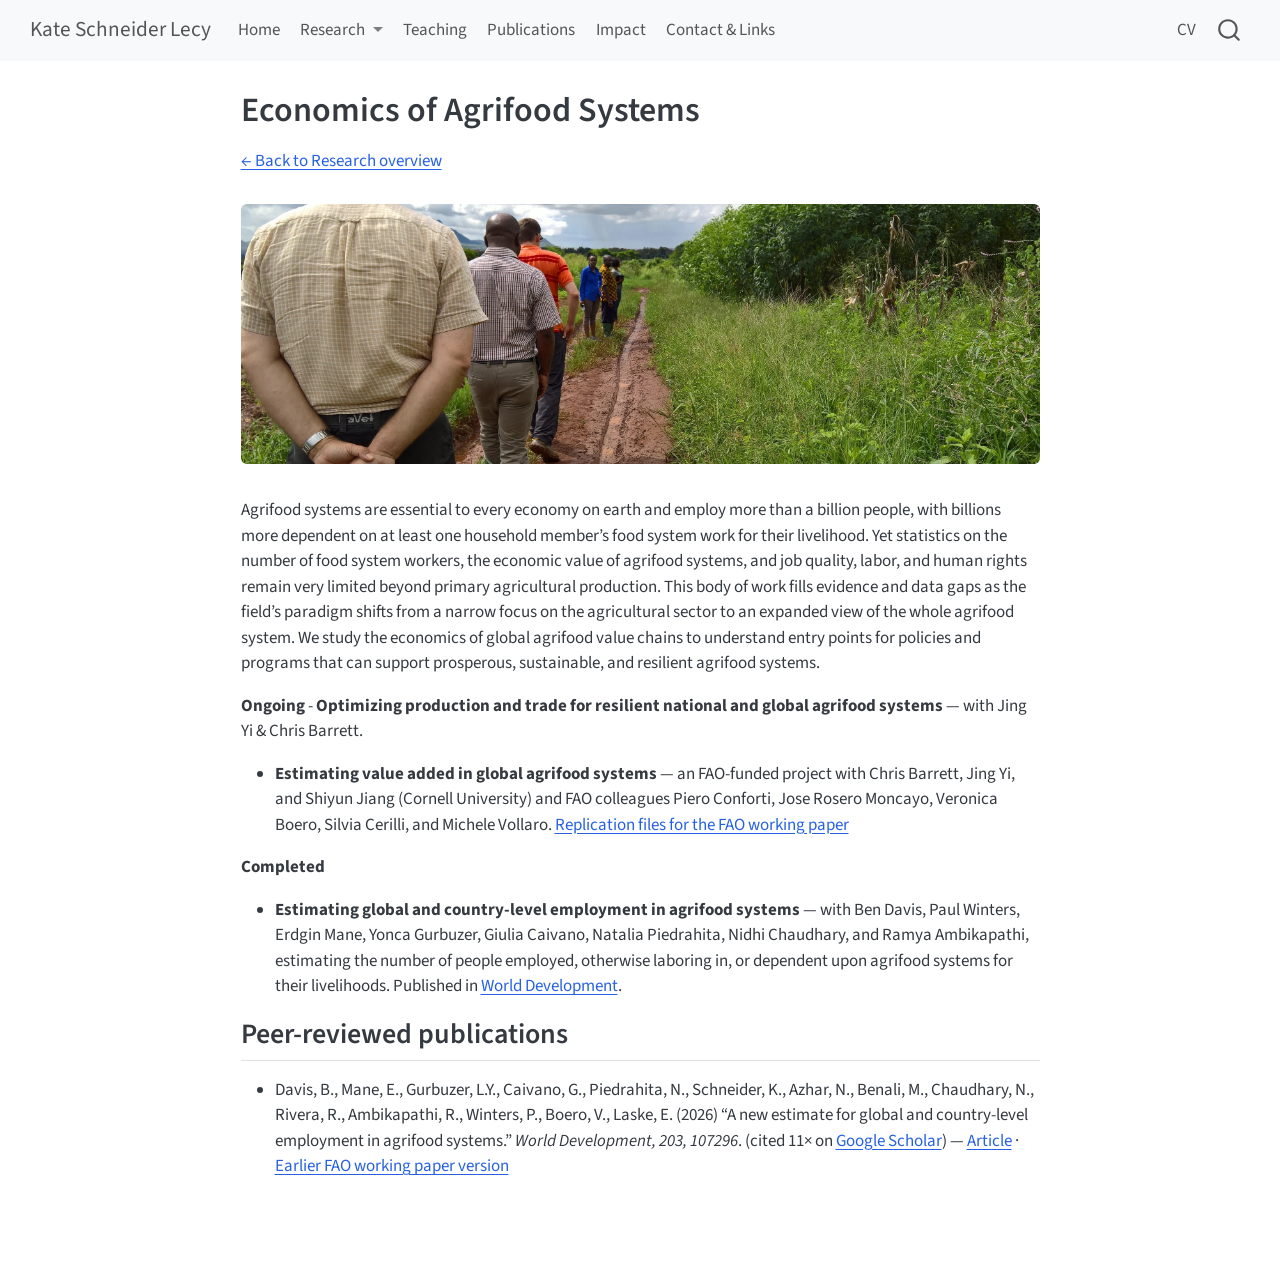
<file: docs/research-economics-data-gaps.html>
<!DOCTYPE html>
<html xmlns="http://www.w3.org/1999/xhtml" lang="en" xml:lang="en"><head>

<meta charset="utf-8">
<meta name="generator" content="quarto-1.10.18">

<meta name="viewport" content="width=device-width, initial-scale=1.0, user-scalable=yes">


<title>Economics of Agrifood Systems – Kate Schneider Lecy</title>
<style>
/* Default styles provided by pandoc.
** See https://pandoc.org/MANUAL.html#variables-for-html for config info.
*/
span.smallcaps{font-variant: small-caps;}
div.columns{display: flex; gap: 1.5em;}
div.column{flex: auto;}
@media screen {
div.columns{gap: min(4vw, 1.5em);}
div.column{overflow-x: auto;}
}
div.hanging-indent{margin-left: 1.5em; text-indent: -1.5em;}
ul.task-list{list-style: none;}
ul.task-list li input[type="checkbox"] {
  width: 0.8em;
  margin: 0 0.8em 0.2em -1em; /* quarto-specific, see https://github.com/quarto-dev/quarto-cli/issues/4556 */ 
  vertical-align: middle;
}
</style>


<script src="site_libs/quarto-nav/quarto-nav.js"></script>
<script src="site_libs/quarto-nav/headroom.min.js"></script>
<script src="site_libs/clipboard/clipboard.min.js"></script>
<script src="site_libs/quarto-search/autocomplete.umd.js"></script>
<script src="site_libs/quarto-search/fuse.min.js"></script>
<script src="site_libs/quarto-search/quarto-search.js"></script>
<meta name="quarto:offset" content="./">
<script src="site_libs/quarto-html/quarto.js" type="module"></script>
<script src="site_libs/quarto-html/tabsets/tabsets.js" type="module"></script>
<script src="site_libs/quarto-html/popper.min.js"></script>
<script src="site_libs/quarto-html/tippy.umd.min.js"></script>
<script src="site_libs/quarto-html/anchor.min.js"></script>
<link href="site_libs/quarto-html/tippy.css" rel="stylesheet">
<link href="site_libs/quarto-html/quarto-syntax-highlighting-64a204ab8560d761af7679ceaba22944.css" rel="stylesheet" id="quarto-text-highlighting-styles">
<script src="site_libs/bootstrap/bootstrap.min.js"></script>
<link href="site_libs/bootstrap/bootstrap-icons.css" rel="stylesheet">
<link href="site_libs/bootstrap/bootstrap-172ba59bd5e0b52282274ba0c0cc16fc.min.css" rel="stylesheet" append-hash="true" id="quarto-bootstrap" data-mode="light">
<script id="quarto-search-options" type="application/json">{
  "location": "navbar",
  "copy-button": false,
  "collapse-after": 3,
  "panel-placement": "end",
  "type": "overlay",
  "limit": 50,
  "keyboard-shortcut": [
    "f",
    "/",
    "s"
  ],
  "show-item-context": false,
  "language": {
    "search-no-results-text": "No results",
    "search-matching-documents-text": "matching documents",
    "search-copy-link-title": "Copy link to search",
    "search-hide-matches-text": "Hide additional matches",
    "search-more-match-text": "more match in this document",
    "search-more-matches-text": "more matches in this document",
    "search-clear-button-title": "Clear",
    "search-text-placeholder": "",
    "search-detached-cancel-button-title": "Cancel",
    "search-submit-button-title": "Submit",
    "search-label": "Search"
  }
}</script>


<link rel="stylesheet" href="styles.css">
</head>

<body class="nav-fixed fullcontent quarto-light">

<div id="quarto-search-results"></div>
  <header id="quarto-header" class="headroom fixed-top">
    <nav class="navbar navbar-expand-lg " data-bs-theme="dark">
      <div class="navbar-container container-fluid">
      <div class="navbar-brand-container mx-auto">
    <a class="navbar-brand" href="./index.html">
    <span class="navbar-title">Kate Schneider Lecy</span>
    </a>
  </div>
            <div id="quarto-search" class="" title="Search"></div>
          <button class="navbar-toggler" type="button" data-bs-toggle="collapse" data-bs-target="#navbarCollapse" aria-controls="navbarCollapse" role="menu" aria-expanded="false" aria-label="Toggle navigation" onclick="if (window.quartoToggleHeadroom) { window.quartoToggleHeadroom(); }">
  <span class="navbar-toggler-icon"></span>
</button>
          <div class="collapse navbar-collapse" id="navbarCollapse">
            <ul class="navbar-nav navbar-nav-scroll me-auto">
  <li class="nav-item">
    <a class="nav-link" href="./index.html"> 
<span class="menu-text">Home</span></a>
  </li>  
  <li class="nav-item dropdown ">
    <a class="nav-link dropdown-toggle" href="#" id="nav-menu-research" role="link" data-bs-toggle="dropdown" aria-expanded="false">
 <span class="menu-text">Research</span>
    </a>
    <ul class="dropdown-menu" aria-labelledby="nav-menu-research">    
        <li>
    <a class="dropdown-item" href="./research.html">
 <span class="dropdown-text">Overview</span></a>
  </li>  
        <li>
    <a class="dropdown-item" href="./research-equitable-access.html">
 <span class="dropdown-text">Equitable Access to Healthy &amp; Sustainable Diets</span></a>
  </li>  
        <li>
    <a class="dropdown-item" href="./research-food-systems-transformation.html">
 <span class="dropdown-text">Food Systems Transformation</span></a>
  </li>  
        <li>
    <a class="dropdown-item" href="./research-economics-data-gaps.html">
 <span class="dropdown-text">Economics of Agrifood Systems</span></a>
  </li>  
    </ul>
  </li>
  <li class="nav-item">
    <a class="nav-link" href="./teaching.html"> 
<span class="menu-text">Teaching</span></a>
  </li>  
  <li class="nav-item">
    <a class="nav-link" href="./publications.html"> 
<span class="menu-text">Publications</span></a>
  </li>  
  <li class="nav-item">
    <a class="nav-link" href="./impact.html"> 
<span class="menu-text">Impact</span></a>
  </li>  
  <li class="nav-item">
    <a class="nav-link" href="./contact.html"> 
<span class="menu-text">Contact &amp; Links</span></a>
  </li>  
</ul>
            <ul class="navbar-nav navbar-nav-scroll ms-auto">
  <li class="nav-item">
    <a class="nav-link" href="./cv.html"> 
<span class="menu-text">CV</span></a>
  </li>  
</ul>
          </div> <!-- /navcollapse -->
            <div class="quarto-navbar-tools">
</div>
      </div> <!-- /container-fluid -->
    </nav>
</header>
<!-- content -->
<div id="quarto-content" class="quarto-container page-columns page-rows-contents page-layout-article page-navbar">
<!-- sidebar -->
<!-- margin-sidebar -->
    
<!-- main -->
<main class="content" id="quarto-document-content">

<header id="title-block-header" class="quarto-title-block default">
<div class="quarto-title">
<h1 class="title">Economics of Agrifood Systems</h1>
</div>



<div class="quarto-title-meta">

    
  
    
  </div>
  


</header>


<p><a href="./research.html">← Back to Research overview</a></p>
<p><img src="images/research-economics-data-gaps.webp" class="theme-photo img-fluid" alt="Economics of agrifood systems fieldwork"></p>
<p>Agrifood systems are essential to every economy on earth and employ more than a billion people, with billions more dependent on at least one household member’s food system work for their livelihood. Yet statistics on the number of food system workers, the economic value of agrifood systems, and job quality, labor, and human rights remain very limited beyond primary agricultural production. This body of work fills evidence and data gaps as the field’s paradigm shifts from a narrow focus on the agricultural sector to an expanded view of the whole agrifood system. We study the economics of global agrifood value chains to understand entry points for policies and programs that can support prosperous, sustainable, and resilient agrifood systems.</p>
<p><strong>Ongoing</strong> - <strong>Optimizing production and trade for resilient national and global agrifood systems</strong> — with Jing Yi &amp; Chris Barrett.</p>
<ul>
<li><strong>Estimating value added in global agrifood systems</strong> — an FAO-funded project with Chris Barrett, Jing Yi, and Shiyun Jiang (Cornell University) and FAO colleagues Piero Conforti, Jose Rosero Moncayo, Veronica Boero, Silvia Cerilli, and Michele Vollaro. <a href="https://github.com/KateSchneider-FoodPol/KSL-et-al_AFS-Value-Added_FAO-Working-Paper-2025">Replication files for the FAO working paper</a></li>
</ul>
<p><strong>Completed</strong></p>
<ul>
<li><strong>Estimating global and country-level employment in agrifood systems</strong> — with Ben Davis, Paul Winters, Erdgin Mane, Yonca Gurbuzer, Giulia Caivano, Natalia Piedrahita, Nidhi Chaudhary, and Ramya Ambikapathi, estimating the number of people employed, otherwise laboring in, or dependent upon agrifood systems for their livelihoods. Published in <a href="https://doi.org/10.1016/j.worlddev.2025.107296">World Development</a>.</li>
</ul>
<section id="peer-reviewed-publications" class="level2">
<h2 class="anchored" data-anchor-id="peer-reviewed-publications">Peer-reviewed publications</h2>
<ul>
<li>Davis, B., Mane, E., Gurbuzer, L.Y., Caivano, G., Piedrahita, N., Schneider, K., Azhar, N., Benali, M., Chaudhary, N., Rivera, R., Ambikapathi, R., Winters, P., Boero, V., Laske, E. (2026) “A new estimate for global and country-level employment in agrifood systems.” <em>World Development, 203, 107296</em>. (cited 11× on <a href="https://scholar.google.com/citations?hl=en&amp;user=lWGTfD4AAAAJ">Google Scholar</a>) — <a href="https://doi.org/10.1016/j.worlddev.2025.107296">Article</a> · <a href="https://www.fao.org/documents/card/en/c/cc4337en">Earlier FAO working paper version</a></li>
</ul>


</section>

</main> <!-- /main -->
<script id="quarto-html-after-body" type="application/javascript">
  window.document.addEventListener("DOMContentLoaded", function (event) {
    const icon = "";
    const anchorJS = new window.AnchorJS();
    anchorJS.options = {
      placement: 'right',
      icon: icon
    };
    anchorJS.add('.anchored');
    const isCodeAnnotation = (el) => {
      for (const clz of el.classList) {
        if (clz.startsWith('code-annotation-')) {                     
          return true;
        }
      }
      return false;
    }
    const onCopySuccess = function(e) {
      // button target
      const button = e.trigger;
      // don't keep focus
      button.blur();
      // flash "checked"
      button.classList.add('code-copy-button-checked');
      var currentTitle = button.getAttribute("title");
      button.setAttribute("title", "Copied!");
      let tooltip;
      if (window.bootstrap) {
        button.setAttribute("data-bs-toggle", "tooltip");
        button.setAttribute("data-bs-placement", "left");
        button.setAttribute("data-bs-title", "Copied!");
        tooltip = new bootstrap.Tooltip(button, 
          { trigger: "manual", 
            customClass: "code-copy-button-tooltip",
            offset: [0, -8]});
        tooltip.show();    
      }
      setTimeout(function() {
        if (tooltip) {
          tooltip.hide();
          button.removeAttribute("data-bs-title");
          button.removeAttribute("data-bs-toggle");
          button.removeAttribute("data-bs-placement");
        }
        button.setAttribute("title", currentTitle);
        button.classList.remove('code-copy-button-checked');
      }, 1000);
      // clear code selection
      e.clearSelection();
    }
    const getTextToCopy = function(trigger) {
      const outerScaffold = trigger.parentElement.cloneNode(true);
      const codeEl = outerScaffold.querySelector('code');
      for (const childEl of codeEl.children) {
        if (isCodeAnnotation(childEl)) {
          childEl.remove();
        }
      }
      return codeEl.innerText;
    }
    const clipboard = new window.ClipboardJS('.code-copy-button:not([data-in-quarto-modal])', {
      text: getTextToCopy
    });
    clipboard.on('success', onCopySuccess);
    if (window.document.getElementById('quarto-embedded-source-code-modal')) {
      const clipboardModal = new window.ClipboardJS('.code-copy-button[data-in-quarto-modal]', {
        text: getTextToCopy,
        container: window.document.getElementById('quarto-embedded-source-code-modal')
      });
      clipboardModal.on('success', onCopySuccess);
    }
      var localhostRegex = new RegExp(/^(?:http|https):\/\/localhost\:?[0-9]*\//);
      var mailtoRegex = new RegExp(/^mailto:/);
        var filterRegex = new RegExp("https:\/\/kateschneiderlecy\.com");
      var isInternal = (href) => {
          return filterRegex.test(href) || localhostRegex.test(href) || mailtoRegex.test(href);
      }
      // Inspect non-navigation links and adorn them if external
     var links = window.document.querySelectorAll('a[href]:not(.nav-link):not(.navbar-brand):not(.toc-action):not(.sidebar-link):not(.sidebar-item-toggle):not(.pagination-link):not(.no-external):not([aria-hidden]):not(.dropdown-item):not(.quarto-navigation-tool):not(.about-link)');
      for (var i=0; i<links.length; i++) {
        const link = links[i];
        if (!isInternal(link.href)) {
          // undo the damage that might have been done by quarto-nav.js in the case of
          // links that we want to consider external
          if (link.dataset.originalHref !== undefined) {
            link.href = link.dataset.originalHref;
          }
        }
      }
    function tippyHover(el, contentFn, onTriggerFn, onUntriggerFn) {
      const config = {
        allowHTML: true,
        maxWidth: 500,
        delay: 100,
        arrow: false,
        appendTo: function(el) {
            return el.parentElement;
        },
        interactive: true,
        interactiveBorder: 10,
        theme: 'quarto',
        placement: 'bottom-start',
      };
      if (contentFn) {
        config.content = contentFn;
      }
      if (onTriggerFn) {
        config.onTrigger = onTriggerFn;
      }
      if (onUntriggerFn) {
        config.onUntrigger = onUntriggerFn;
      }
      window.tippy(el, config); 
    }
    const noterefs = window.document.querySelectorAll('a[role="doc-noteref"]');
    for (var i=0; i<noterefs.length; i++) {
      const ref = noterefs[i];
      tippyHover(ref, function() {
        // use id or data attribute instead here
        let href = ref.getAttribute('data-footnote-href') || ref.getAttribute('href');
        try { href = new URL(href).hash; } catch {}
        const id = href.replace(/^#\/?/, "");
        const note = window.document.getElementById(id);
        if (note) {
          return note.innerHTML;
        } else {
          return "";
        }
      });
    }
    const xrefs = window.document.querySelectorAll('a.quarto-xref');
    const processXRef = (id, note) => {
      // Strip column container classes
      const stripColumnClz = (el) => {
        el.classList.remove("page-full", "page-columns");
        if (el.children) {
          for (const child of el.children) {
            stripColumnClz(child);
          }
        }
      }
      stripColumnClz(note)
      if (id === null || id.startsWith('sec-')) {
        // Special case sections, only their first couple elements
        const container = document.createElement("div");
        if (note.children && note.children.length > 2) {
          container.appendChild(note.children[0].cloneNode(true));
          for (let i = 1; i < note.children.length; i++) {
            const child = note.children[i];
            if (child.tagName === "P" && child.innerText === "") {
              continue;
            } else {
              container.appendChild(child.cloneNode(true));
              break;
            }
          }
          if (window.Quarto?.typesetMath) {
            window.Quarto.typesetMath(container);
          }
          return container.innerHTML
        } else {
          if (window.Quarto?.typesetMath) {
            window.Quarto.typesetMath(note);
          }
          return note.innerHTML;
        }
      } else {
        // Remove any anchor links if they are present
        const anchorLink = note.querySelector('a.anchorjs-link');
        if (anchorLink) {
          anchorLink.remove();
        }
        if (window.Quarto?.typesetMath) {
          window.Quarto.typesetMath(note);
        }
        if (note.classList.contains("callout")) {
          return note.outerHTML;
        } else {
          return note.innerHTML;
        }
      }
    }
    for (var i=0; i<xrefs.length; i++) {
      const xref = xrefs[i];
      tippyHover(xref, undefined, function(instance) {
        instance.disable();
        let url = xref.getAttribute('href');
        let hash = undefined; 
        if (url.startsWith('#')) {
          hash = url;
        } else {
          try { hash = new URL(url).hash; } catch {}
        }
        if (hash) {
          const id = hash.replace(/^#\/?/, "");
          const note = window.document.getElementById(id);
          if (note !== null) {
            try {
              const html = processXRef(id, note.cloneNode(true));
              instance.setContent(html);
            } finally {
              instance.enable();
              instance.show();
            }
          } else {
            // See if we can fetch this
            fetch(url.split('#')[0])
            .then(res => res.text())
            .then(html => {
              const parser = new DOMParser();
              const htmlDoc = parser.parseFromString(html, "text/html");
              const note = htmlDoc.getElementById(id);
              if (note !== null) {
                const html = processXRef(id, note);
                instance.setContent(html);
              } 
            }).finally(() => {
              instance.enable();
              instance.show();
            });
          }
        } else {
          // See if we can fetch a full url (with no hash to target)
          // This is a special case and we should probably do some content thinning / targeting
          fetch(url)
          .then(res => res.text())
          .then(html => {
            const parser = new DOMParser();
            const htmlDoc = parser.parseFromString(html, "text/html");
            const note = htmlDoc.querySelector('main.content');
            if (note !== null) {
              // This should only happen for chapter cross references
              // (since there is no id in the URL)
              // remove the first header
              if (note.children.length > 0 && note.children[0].tagName === "HEADER") {
                note.children[0].remove();
              }
              const html = processXRef(null, note);
              instance.setContent(html);
            } 
          }).finally(() => {
            instance.enable();
            instance.show();
          });
        }
      }, function(instance) {
      });
    }
        let selectedAnnoteEl;
        const selectorForAnnotation = ( cell, annotation) => {
          let cellAttr = 'data-code-cell="' + cell + '"';
          let lineAttr = 'data-code-annotation="' +  annotation + '"';
          const selector = 'span[' + cellAttr + '][' + lineAttr + ']';
          return selector;
        }
        const selectCodeLines = (annoteEl) => {
          const doc = window.document;
          const targetCell = annoteEl.getAttribute("data-target-cell");
          const targetAnnotation = annoteEl.getAttribute("data-target-annotation");
          const annoteSpan = window.document.querySelector(selectorForAnnotation(targetCell, targetAnnotation));
          const lines = annoteSpan.getAttribute("data-code-lines").split(",");
          const lineIds = lines.map((line) => {
            return targetCell + "-" + line;
          })
          let top = null;
          let height = null;
          let parent = null;
          if (lineIds.length > 0) {
              //compute the position of the single el (top and bottom and make a div)
              const el = window.document.getElementById(lineIds[0]);
              top = el.offsetTop;
              height = el.offsetHeight;
              parent = el.parentElement.parentElement;
            if (lineIds.length > 1) {
              const lastEl = window.document.getElementById(lineIds[lineIds.length - 1]);
              const bottom = lastEl.offsetTop + lastEl.offsetHeight;
              height = bottom - top;
            }
            if (top !== null && height !== null && parent !== null) {
              // cook up a div (if necessary) and position it 
              let div = window.document.getElementById("code-annotation-line-highlight");
              if (div === null) {
                div = window.document.createElement("div");
                div.setAttribute("id", "code-annotation-line-highlight");
                div.style.position = 'absolute';
                parent.appendChild(div);
              }
              div.style.top = top - 2 + "px";
              div.style.height = height + 4 + "px";
              div.style.left = 0;
              let gutterDiv = window.document.getElementById("code-annotation-line-highlight-gutter");
              if (gutterDiv === null) {
                gutterDiv = window.document.createElement("div");
                gutterDiv.setAttribute("id", "code-annotation-line-highlight-gutter");
                gutterDiv.style.position = 'absolute';
                const codeCell = window.document.getElementById(targetCell);
                const gutter = codeCell.querySelector('.code-annotation-gutter');
                gutter.appendChild(gutterDiv);
              }
              gutterDiv.style.top = top - 2 + "px";
              gutterDiv.style.height = height + 4 + "px";
            }
            selectedAnnoteEl = annoteEl;
          }
        };
        const unselectCodeLines = () => {
          const elementsIds = ["code-annotation-line-highlight", "code-annotation-line-highlight-gutter"];
          elementsIds.forEach((elId) => {
            const div = window.document.getElementById(elId);
            if (div) {
              div.remove();
            }
          });
          selectedAnnoteEl = undefined;
        };
          // Handle positioning of the toggle
      window.addEventListener(
        "resize",
        throttle(() => {
          elRect = undefined;
          if (selectedAnnoteEl) {
            selectCodeLines(selectedAnnoteEl);
          }
        }, 10)
      );
      function throttle(fn, ms) {
      let throttle = false;
      let timer;
        return (...args) => {
          if(!throttle) { // first call gets through
              fn.apply(this, args);
              throttle = true;
          } else { // all the others get throttled
              if(timer) clearTimeout(timer); // cancel #2
              timer = setTimeout(() => {
                fn.apply(this, args);
                timer = throttle = false;
              }, ms);
          }
        };
      }
        // Attach click handler to the DT
        const annoteDls = window.document.querySelectorAll('dt[data-target-cell]');
        for (const annoteDlNode of annoteDls) {
          annoteDlNode.addEventListener('click', (event) => {
            const clickedEl = event.target;
            if (clickedEl !== selectedAnnoteEl) {
              unselectCodeLines();
              const activeEl = window.document.querySelector('dt[data-target-cell].code-annotation-active');
              if (activeEl) {
                activeEl.classList.remove('code-annotation-active');
              }
              selectCodeLines(clickedEl);
              clickedEl.classList.add('code-annotation-active');
            } else {
              // Unselect the line
              unselectCodeLines();
              clickedEl.classList.remove('code-annotation-active');
            }
          });
        }
    const findCites = (el) => {
      const parentEl = el.parentElement;
      if (parentEl) {
        const cites = parentEl.dataset.cites;
        if (cites) {
          return {
            el,
            cites: cites.split(' ')
          };
        } else {
          return findCites(el.parentElement)
        }
      } else {
        return undefined;
      }
    };
    var bibliorefs = window.document.querySelectorAll('a[role="doc-biblioref"]');
    for (var i=0; i<bibliorefs.length; i++) {
      const ref = bibliorefs[i];
      const citeInfo = findCites(ref);
      if (citeInfo) {
        tippyHover(citeInfo.el, function() {
          var popup = window.document.createElement('div');
          citeInfo.cites.forEach(function(cite) {
            var citeDiv = window.document.createElement('div');
            citeDiv.classList.add('hanging-indent');
            citeDiv.classList.add('csl-entry');
            var biblioDiv = window.document.getElementById('ref-' + cite);
            if (biblioDiv) {
              citeDiv.innerHTML = biblioDiv.innerHTML;
            }
            popup.appendChild(citeDiv);
          });
          return popup.innerHTML;
        });
      }
    }
  });
  </script>
</div> <!-- /content -->




</body></html>
</file>
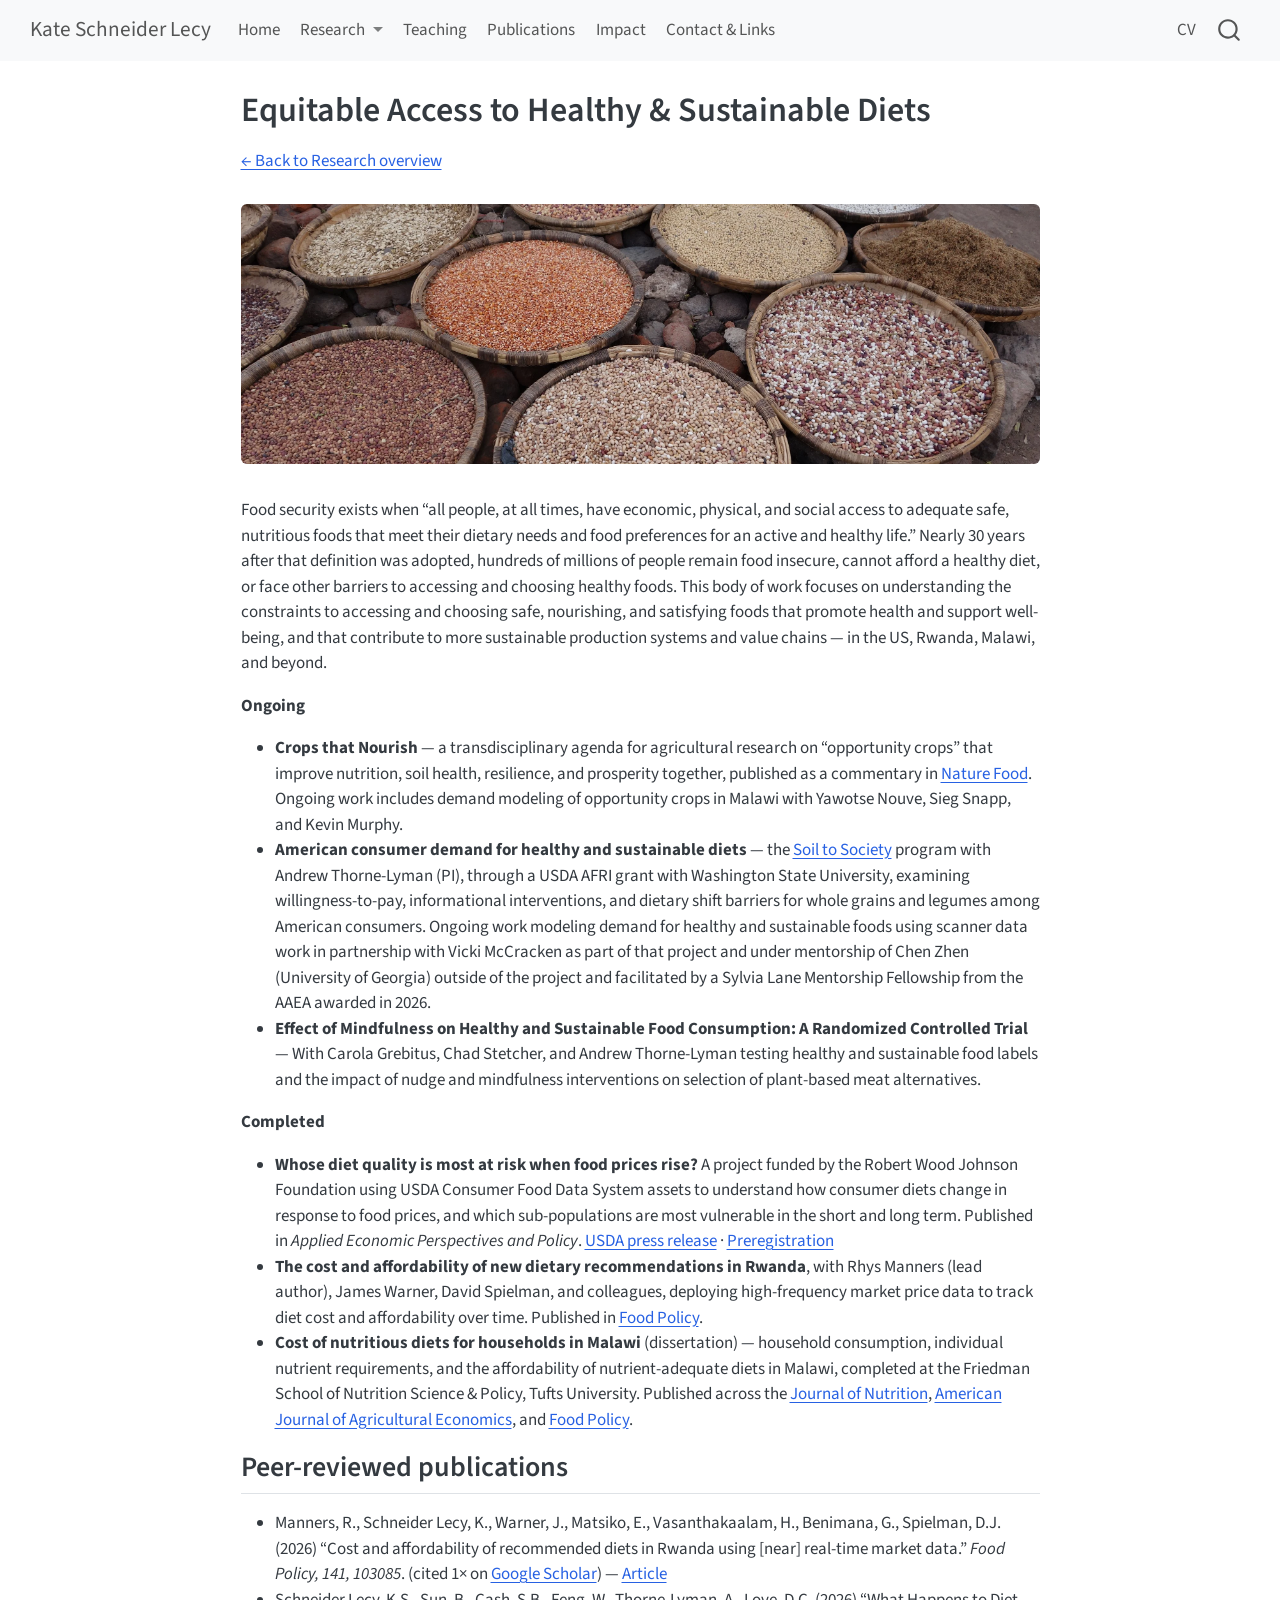
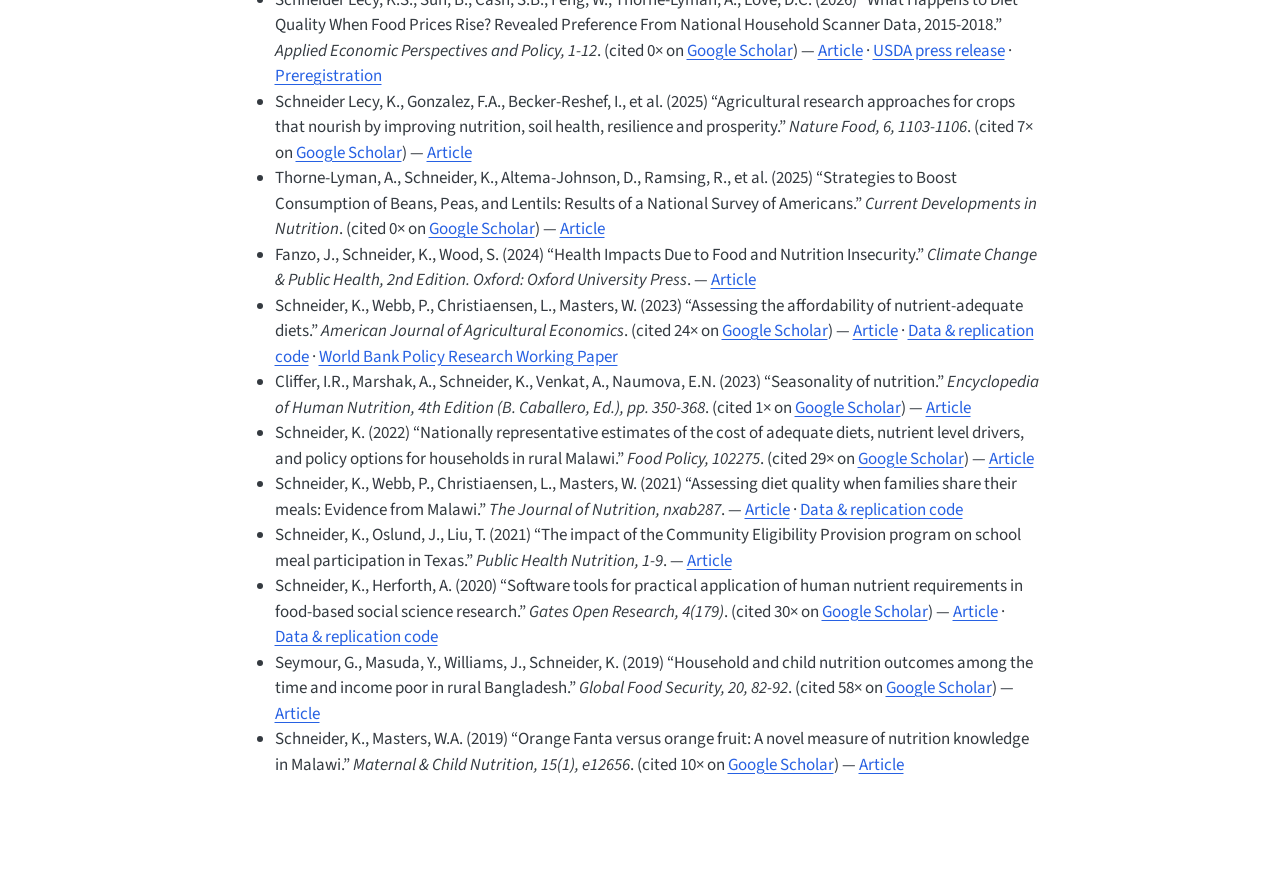
<file: docs/research-equitable-access.html>
<!DOCTYPE html>
<html xmlns="http://www.w3.org/1999/xhtml" lang="en" xml:lang="en"><head>

<meta charset="utf-8">
<meta name="generator" content="quarto-1.10.18">

<meta name="viewport" content="width=device-width, initial-scale=1.0, user-scalable=yes">


<title>Equitable Access to Healthy &amp; Sustainable Diets – Kate Schneider Lecy</title>
<style>
/* Default styles provided by pandoc.
** See https://pandoc.org/MANUAL.html#variables-for-html for config info.
*/
span.smallcaps{font-variant: small-caps;}
div.columns{display: flex; gap: 1.5em;}
div.column{flex: auto;}
@media screen {
div.columns{gap: min(4vw, 1.5em);}
div.column{overflow-x: auto;}
}
div.hanging-indent{margin-left: 1.5em; text-indent: -1.5em;}
ul.task-list{list-style: none;}
ul.task-list li input[type="checkbox"] {
  width: 0.8em;
  margin: 0 0.8em 0.2em -1em; /* quarto-specific, see https://github.com/quarto-dev/quarto-cli/issues/4556 */ 
  vertical-align: middle;
}
</style>


<script src="site_libs/quarto-nav/quarto-nav.js"></script>
<script src="site_libs/quarto-nav/headroom.min.js"></script>
<script src="site_libs/clipboard/clipboard.min.js"></script>
<script src="site_libs/quarto-search/autocomplete.umd.js"></script>
<script src="site_libs/quarto-search/fuse.min.js"></script>
<script src="site_libs/quarto-search/quarto-search.js"></script>
<meta name="quarto:offset" content="./">
<script src="site_libs/quarto-html/quarto.js" type="module"></script>
<script src="site_libs/quarto-html/tabsets/tabsets.js" type="module"></script>
<script src="site_libs/quarto-html/popper.min.js"></script>
<script src="site_libs/quarto-html/tippy.umd.min.js"></script>
<script src="site_libs/quarto-html/anchor.min.js"></script>
<link href="site_libs/quarto-html/tippy.css" rel="stylesheet">
<link href="site_libs/quarto-html/quarto-syntax-highlighting-64a204ab8560d761af7679ceaba22944.css" rel="stylesheet" id="quarto-text-highlighting-styles">
<script src="site_libs/bootstrap/bootstrap.min.js"></script>
<link href="site_libs/bootstrap/bootstrap-icons.css" rel="stylesheet">
<link href="site_libs/bootstrap/bootstrap-172ba59bd5e0b52282274ba0c0cc16fc.min.css" rel="stylesheet" append-hash="true" id="quarto-bootstrap" data-mode="light">
<script id="quarto-search-options" type="application/json">{
  "location": "navbar",
  "copy-button": false,
  "collapse-after": 3,
  "panel-placement": "end",
  "type": "overlay",
  "limit": 50,
  "keyboard-shortcut": [
    "f",
    "/",
    "s"
  ],
  "show-item-context": false,
  "language": {
    "search-no-results-text": "No results",
    "search-matching-documents-text": "matching documents",
    "search-copy-link-title": "Copy link to search",
    "search-hide-matches-text": "Hide additional matches",
    "search-more-match-text": "more match in this document",
    "search-more-matches-text": "more matches in this document",
    "search-clear-button-title": "Clear",
    "search-text-placeholder": "",
    "search-detached-cancel-button-title": "Cancel",
    "search-submit-button-title": "Submit",
    "search-label": "Search"
  }
}</script>


<link rel="stylesheet" href="styles.css">
</head>

<body class="nav-fixed fullcontent quarto-light">

<div id="quarto-search-results"></div>
  <header id="quarto-header" class="headroom fixed-top">
    <nav class="navbar navbar-expand-lg " data-bs-theme="dark">
      <div class="navbar-container container-fluid">
      <div class="navbar-brand-container mx-auto">
    <a class="navbar-brand" href="./index.html">
    <span class="navbar-title">Kate Schneider Lecy</span>
    </a>
  </div>
            <div id="quarto-search" class="" title="Search"></div>
          <button class="navbar-toggler" type="button" data-bs-toggle="collapse" data-bs-target="#navbarCollapse" aria-controls="navbarCollapse" role="menu" aria-expanded="false" aria-label="Toggle navigation" onclick="if (window.quartoToggleHeadroom) { window.quartoToggleHeadroom(); }">
  <span class="navbar-toggler-icon"></span>
</button>
          <div class="collapse navbar-collapse" id="navbarCollapse">
            <ul class="navbar-nav navbar-nav-scroll me-auto">
  <li class="nav-item">
    <a class="nav-link" href="./index.html"> 
<span class="menu-text">Home</span></a>
  </li>  
  <li class="nav-item dropdown ">
    <a class="nav-link dropdown-toggle" href="#" id="nav-menu-research" role="link" data-bs-toggle="dropdown" aria-expanded="false">
 <span class="menu-text">Research</span>
    </a>
    <ul class="dropdown-menu" aria-labelledby="nav-menu-research">    
        <li>
    <a class="dropdown-item" href="./research.html">
 <span class="dropdown-text">Overview</span></a>
  </li>  
        <li>
    <a class="dropdown-item" href="./research-equitable-access.html">
 <span class="dropdown-text">Equitable Access to Healthy &amp; Sustainable Diets</span></a>
  </li>  
        <li>
    <a class="dropdown-item" href="./research-food-systems-transformation.html">
 <span class="dropdown-text">Food Systems Transformation</span></a>
  </li>  
        <li>
    <a class="dropdown-item" href="./research-economics-data-gaps.html">
 <span class="dropdown-text">Economics of Agrifood Systems</span></a>
  </li>  
    </ul>
  </li>
  <li class="nav-item">
    <a class="nav-link" href="./teaching.html"> 
<span class="menu-text">Teaching</span></a>
  </li>  
  <li class="nav-item">
    <a class="nav-link" href="./publications.html"> 
<span class="menu-text">Publications</span></a>
  </li>  
  <li class="nav-item">
    <a class="nav-link" href="./impact.html"> 
<span class="menu-text">Impact</span></a>
  </li>  
  <li class="nav-item">
    <a class="nav-link" href="./contact.html"> 
<span class="menu-text">Contact &amp; Links</span></a>
  </li>  
</ul>
            <ul class="navbar-nav navbar-nav-scroll ms-auto">
  <li class="nav-item">
    <a class="nav-link" href="./cv.html"> 
<span class="menu-text">CV</span></a>
  </li>  
</ul>
          </div> <!-- /navcollapse -->
            <div class="quarto-navbar-tools">
</div>
      </div> <!-- /container-fluid -->
    </nav>
</header>
<!-- content -->
<div id="quarto-content" class="quarto-container page-columns page-rows-contents page-layout-article page-navbar">
<!-- sidebar -->
<!-- margin-sidebar -->
    
<!-- main -->
<main class="content" id="quarto-document-content">

<header id="title-block-header" class="quarto-title-block default">
<div class="quarto-title">
<h1 class="title">Equitable Access to Healthy &amp; Sustainable Diets</h1>
</div>



<div class="quarto-title-meta">

    
  
    
  </div>
  


</header>


<p><a href="./research.html">← Back to Research overview</a></p>
<p><img src="images/research-equitable-access.webp" class="theme-photo img-fluid" alt="Equitable access to healthy diets fieldwork"></p>
<p>Food security exists when “all people, at all times, have economic, physical, and social access to adequate safe, nutritious foods that meet their dietary needs and food preferences for an active and healthy life.” Nearly 30 years after that definition was adopted, hundreds of millions of people remain food insecure, cannot afford a healthy diet, or face other barriers to accessing and choosing healthy foods. This body of work focuses on understanding the constraints to accessing and choosing safe, nourishing, and satisfying foods that promote health and support well-being, and that contribute to more sustainable production systems and value chains — in the US, Rwanda, Malawi, and beyond.</p>
<p><strong>Ongoing</strong></p>
<ul>
<li><strong>Crops that Nourish</strong> — a transdisciplinary agenda for agricultural research on “opportunity crops” that improve nutrition, soil health, resilience, and prosperity together, published as a commentary in <a href="https://doi.org/10.1038/s43016-025-01271-3">Nature Food</a>. Ongoing work includes demand modeling of opportunity crops in Malawi with Yawotse Nouve, Sieg Snapp, and Kevin Murphy.</li>
<li><strong>American consumer demand for healthy and sustainable diets</strong> — the <a href="https://www.soiltosociety.org/">Soil to Society</a> program with Andrew Thorne-Lyman (PI), through a USDA AFRI grant with Washington State University, examining willingness-to-pay, informational interventions, and dietary shift barriers for whole grains and legumes among American consumers. Ongoing work modeling demand for healthy and sustainable foods using scanner data work in partnership with Vicki McCracken as part of that project and under mentorship of Chen Zhen (University of Georgia) outside of the project and facilitated by a Sylvia Lane Mentorship Fellowship from the AAEA awarded in 2026.</li>
<li><strong>Effect of Mindfulness on Healthy and Sustainable Food Consumption: A Randomized Controlled Trial</strong> — With Carola Grebitus, Chad Stetcher, and Andrew Thorne-Lyman testing healthy and sustainable food labels and the impact of nudge and mindfulness interventions on selection of plant-based meat alternatives.</li>
</ul>
<p><strong>Completed</strong></p>
<ul>
<li><strong>Whose diet quality is most at risk when food prices rise?</strong> A project funded by the Robert Wood Johnson Foundation using USDA Consumer Food Data System assets to understand how consumer diets change in response to food prices, and which sub-populations are most vulnerable in the short and long term. Published in <em>Applied Economic Perspectives and Policy</em>. <a href="https://www.ers.usda.gov/newsroom/trending-topics/news-release-ers-announces-1-4m-in-research-grants-to-improve-equitable-healthy-food-access-in-partnership-with-robert-wood-johnson-foundation/">USDA press release</a> · <a href="https://osf.io/37jqm">Preregistration</a></li>
<li><strong>The cost and affordability of new dietary recommendations in Rwanda</strong>, with Rhys Manners (lead author), James Warner, David Spielman, and colleagues, deploying high-frequency market price data to track diet cost and affordability over time. Published in <a href="https://doi.org/10.1016/j.foodpol.2026.103085">Food Policy</a>.</li>
<li><strong>Cost of nutritious diets for households in Malawi</strong> (dissertation) — household consumption, individual nutrient requirements, and the affordability of nutrient-adequate diets in Malawi, completed at the Friedman School of Nutrition Science &amp; Policy, Tufts University. Published across the <a href="https://doi.org/10.1093/jn/nxab287">Journal of Nutrition</a>, <a href="https://onlinelibrary.wiley.com/doi/abs/10.1111/ajae.12334">American Journal of Agricultural Economics</a>, and <a href="https://doi.org/10.1016/j.foodpol.2022.102275">Food Policy</a>.</li>
</ul>
<section id="peer-reviewed-publications" class="level2">
<h2 class="anchored" data-anchor-id="peer-reviewed-publications">Peer-reviewed publications</h2>
<ul>
<li>Manners, R., Schneider Lecy, K., Warner, J., Matsiko, E., Vasanthakaalam, H., Benimana, G., Spielman, D.J. (2026) “Cost and affordability of recommended diets in Rwanda using [near] real-time market data.” <em>Food Policy, 141, 103085</em>. (cited 1× on <a href="https://scholar.google.com/citations?hl=en&amp;user=lWGTfD4AAAAJ">Google Scholar</a>) — <a href="https://doi.org/10.1016/j.foodpol.2026.103085">Article</a></li>
<li>Schneider Lecy, K.S., Sun, B., Cash, S.B., Feng, W., Thorne-Lyman, A., Love, D.C. (2026) “What Happens to Diet Quality When Food Prices Rise? Revealed Preference From National Household Scanner Data, 2015-2018.” <em>Applied Economic Perspectives and Policy, 1-12</em>. (cited 0× on <a href="https://scholar.google.com/citations?hl=en&amp;user=lWGTfD4AAAAJ">Google Scholar</a>) — <a href="https://doi.org/10.1002/aepp.70101">Article</a> · <a href="https://www.ers.usda.gov/newsroom/trending-topics/news-release-ers-announces-1-4m-in-research-grants-to-improve-equitable-healthy-food-access-in-partnership-with-robert-wood-johnson-foundation/">USDA press release</a> · <a href="https://osf.io/37jqm">Preregistration</a></li>
<li>Schneider Lecy, K., Gonzalez, F.A., Becker-Reshef, I., et al.&nbsp;(2025) “Agricultural research approaches for crops that nourish by improving nutrition, soil health, resilience and prosperity.” <em>Nature Food, 6, 1103-1106</em>. (cited 7× on <a href="https://scholar.google.com/citations?hl=en&amp;user=lWGTfD4AAAAJ">Google Scholar</a>) — <a href="https://doi.org/10.1038/s43016-025-01271-3">Article</a></li>
<li>Thorne-Lyman, A., Schneider, K., Altema-Johnson, D., Ramsing, R., et al.&nbsp;(2025) “Strategies to Boost Consumption of Beans, Peas, and Lentils: Results of a National Survey of Americans.” <em>Current Developments in Nutrition</em>. (cited 0× on <a href="https://scholar.google.com/citations?hl=en&amp;user=lWGTfD4AAAAJ">Google Scholar</a>) — <a href="https://doi.org/10.1016/j.cdnut.2025.106997">Article</a></li>
<li>Fanzo, J., Schneider, K., Wood, S. (2024) “Health Impacts Due to Food and Nutrition Insecurity.” <em>Climate Change &amp; Public Health, 2nd Edition. Oxford: Oxford University Press</em>. — <a href="https://global.oup.com/academic/product/climate-change-and-public-health-9780197683293">Article</a></li>
<li>Schneider, K., Webb, P., Christiaensen, L., Masters, W. (2023) “Assessing the affordability of nutrient-adequate diets.” <em>American Journal of Agricultural Economics</em>. (cited 24× on <a href="https://scholar.google.com/citations?hl=en&amp;user=lWGTfD4AAAAJ">Google Scholar</a>) — <a href="https://onlinelibrary.wiley.com/doi/abs/10.1111/ajae.12334">Article</a> · <a href="https://doi.org/10.7910/DVN/AXDJZ8">Data &amp; replication code</a> · <a href="https://documents1.worldbank.org/curated/en/819731635963873708/pdf/Assessing-the-Affordability-of-Nutrient-Adequate-Diets.pdf">World Bank Policy Research Working Paper</a></li>
<li>Cliffer, I.R., Marshak, A., Schneider, K., Venkat, A., Naumova, E.N. (2023) “Seasonality of nutrition.” <em>Encyclopedia of Human Nutrition, 4th Edition (B. Caballero, Ed.), pp.&nbsp;350-368</em>. (cited 1× on <a href="https://scholar.google.com/citations?hl=en&amp;user=lWGTfD4AAAAJ">Google Scholar</a>) — <a href="https://www.sciencedirect.com/science/article/pii/B9780128218488001700">Article</a></li>
<li>Schneider, K. (2022) “Nationally representative estimates of the cost of adequate diets, nutrient level drivers, and policy options for households in rural Malawi.” <em>Food Policy, 102275</em>. (cited 29× on <a href="https://scholar.google.com/citations?hl=en&amp;user=lWGTfD4AAAAJ">Google Scholar</a>) — <a href="https://doi.org/10.1016/j.foodpol.2022.102275">Article</a></li>
<li>Schneider, K., Webb, P., Christiaensen, L., Masters, W. (2021) “Assessing diet quality when families share their meals: Evidence from Malawi.” <em>The Journal of Nutrition, nxab287</em>. — <a href="https://doi.org/10.1093/jn/nxab287">Article</a> · <a href="https://github.com/KateSchneider-FoodPol/MalawiDietQual_SharedMeals">Data &amp; replication code</a></li>
<li>Schneider, K., Oslund, J., Liu, T. (2021) “The impact of the Community Eligibility Provision program on school meal participation in Texas.” <em>Public Health Nutrition, 1-9</em>. — <a href="https://doi.org/10.1017/S1368980021003712">Article</a></li>
<li>Schneider, K., Herforth, A. (2020) “Software tools for practical application of human nutrient requirements in food-based social science research.” <em>Gates Open Research, 4(179)</em>. (cited 30× on <a href="https://scholar.google.com/citations?hl=en&amp;user=lWGTfD4AAAAJ">Google Scholar</a>) — <a href="https://gatesopenresearch.org/articles/4-179">Article</a> · <a href="https://dataverse.harvard.edu/dataverse/SchneiderHerforth2020_NutrientRequirements">Data &amp; replication code</a></li>
<li>Seymour, G., Masuda, Y., Williams, J., Schneider, K. (2019) “Household and child nutrition outcomes among the time and income poor in rural Bangladesh.” <em>Global Food Security, 20, 82-92</em>. (cited 58× on <a href="https://scholar.google.com/citations?hl=en&amp;user=lWGTfD4AAAAJ">Google Scholar</a>) — <a href="https://doi.org/10.1016/j.gfs.2019.01.004">Article</a></li>
<li>Schneider, K., Masters, W.A. (2019) “Orange Fanta versus orange fruit: A novel measure of nutrition knowledge in Malawi.” <em>Maternal &amp; Child Nutrition, 15(1), e12656</em>. (cited 10× on <a href="https://scholar.google.com/citations?hl=en&amp;user=lWGTfD4AAAAJ">Google Scholar</a>) — <a href="https://doi.org/10.1111/mcn.12656">Article</a></li>
</ul>


</section>

</main> <!-- /main -->
<script id="quarto-html-after-body" type="application/javascript">
  window.document.addEventListener("DOMContentLoaded", function (event) {
    const icon = "";
    const anchorJS = new window.AnchorJS();
    anchorJS.options = {
      placement: 'right',
      icon: icon
    };
    anchorJS.add('.anchored');
    const isCodeAnnotation = (el) => {
      for (const clz of el.classList) {
        if (clz.startsWith('code-annotation-')) {                     
          return true;
        }
      }
      return false;
    }
    const onCopySuccess = function(e) {
      // button target
      const button = e.trigger;
      // don't keep focus
      button.blur();
      // flash "checked"
      button.classList.add('code-copy-button-checked');
      var currentTitle = button.getAttribute("title");
      button.setAttribute("title", "Copied!");
      let tooltip;
      if (window.bootstrap) {
        button.setAttribute("data-bs-toggle", "tooltip");
        button.setAttribute("data-bs-placement", "left");
        button.setAttribute("data-bs-title", "Copied!");
        tooltip = new bootstrap.Tooltip(button, 
          { trigger: "manual", 
            customClass: "code-copy-button-tooltip",
            offset: [0, -8]});
        tooltip.show();    
      }
      setTimeout(function() {
        if (tooltip) {
          tooltip.hide();
          button.removeAttribute("data-bs-title");
          button.removeAttribute("data-bs-toggle");
          button.removeAttribute("data-bs-placement");
        }
        button.setAttribute("title", currentTitle);
        button.classList.remove('code-copy-button-checked');
      }, 1000);
      // clear code selection
      e.clearSelection();
    }
    const getTextToCopy = function(trigger) {
      const outerScaffold = trigger.parentElement.cloneNode(true);
      const codeEl = outerScaffold.querySelector('code');
      for (const childEl of codeEl.children) {
        if (isCodeAnnotation(childEl)) {
          childEl.remove();
        }
      }
      return codeEl.innerText;
    }
    const clipboard = new window.ClipboardJS('.code-copy-button:not([data-in-quarto-modal])', {
      text: getTextToCopy
    });
    clipboard.on('success', onCopySuccess);
    if (window.document.getElementById('quarto-embedded-source-code-modal')) {
      const clipboardModal = new window.ClipboardJS('.code-copy-button[data-in-quarto-modal]', {
        text: getTextToCopy,
        container: window.document.getElementById('quarto-embedded-source-code-modal')
      });
      clipboardModal.on('success', onCopySuccess);
    }
      var localhostRegex = new RegExp(/^(?:http|https):\/\/localhost\:?[0-9]*\//);
      var mailtoRegex = new RegExp(/^mailto:/);
        var filterRegex = new RegExp("https:\/\/kateschneiderlecy\.com");
      var isInternal = (href) => {
          return filterRegex.test(href) || localhostRegex.test(href) || mailtoRegex.test(href);
      }
      // Inspect non-navigation links and adorn them if external
     var links = window.document.querySelectorAll('a[href]:not(.nav-link):not(.navbar-brand):not(.toc-action):not(.sidebar-link):not(.sidebar-item-toggle):not(.pagination-link):not(.no-external):not([aria-hidden]):not(.dropdown-item):not(.quarto-navigation-tool):not(.about-link)');
      for (var i=0; i<links.length; i++) {
        const link = links[i];
        if (!isInternal(link.href)) {
          // undo the damage that might have been done by quarto-nav.js in the case of
          // links that we want to consider external
          if (link.dataset.originalHref !== undefined) {
            link.href = link.dataset.originalHref;
          }
        }
      }
    function tippyHover(el, contentFn, onTriggerFn, onUntriggerFn) {
      const config = {
        allowHTML: true,
        maxWidth: 500,
        delay: 100,
        arrow: false,
        appendTo: function(el) {
            return el.parentElement;
        },
        interactive: true,
        interactiveBorder: 10,
        theme: 'quarto',
        placement: 'bottom-start',
      };
      if (contentFn) {
        config.content = contentFn;
      }
      if (onTriggerFn) {
        config.onTrigger = onTriggerFn;
      }
      if (onUntriggerFn) {
        config.onUntrigger = onUntriggerFn;
      }
      window.tippy(el, config); 
    }
    const noterefs = window.document.querySelectorAll('a[role="doc-noteref"]');
    for (var i=0; i<noterefs.length; i++) {
      const ref = noterefs[i];
      tippyHover(ref, function() {
        // use id or data attribute instead here
        let href = ref.getAttribute('data-footnote-href') || ref.getAttribute('href');
        try { href = new URL(href).hash; } catch {}
        const id = href.replace(/^#\/?/, "");
        const note = window.document.getElementById(id);
        if (note) {
          return note.innerHTML;
        } else {
          return "";
        }
      });
    }
    const xrefs = window.document.querySelectorAll('a.quarto-xref');
    const processXRef = (id, note) => {
      // Strip column container classes
      const stripColumnClz = (el) => {
        el.classList.remove("page-full", "page-columns");
        if (el.children) {
          for (const child of el.children) {
            stripColumnClz(child);
          }
        }
      }
      stripColumnClz(note)
      if (id === null || id.startsWith('sec-')) {
        // Special case sections, only their first couple elements
        const container = document.createElement("div");
        if (note.children && note.children.length > 2) {
          container.appendChild(note.children[0].cloneNode(true));
          for (let i = 1; i < note.children.length; i++) {
            const child = note.children[i];
            if (child.tagName === "P" && child.innerText === "") {
              continue;
            } else {
              container.appendChild(child.cloneNode(true));
              break;
            }
          }
          if (window.Quarto?.typesetMath) {
            window.Quarto.typesetMath(container);
          }
          return container.innerHTML
        } else {
          if (window.Quarto?.typesetMath) {
            window.Quarto.typesetMath(note);
          }
          return note.innerHTML;
        }
      } else {
        // Remove any anchor links if they are present
        const anchorLink = note.querySelector('a.anchorjs-link');
        if (anchorLink) {
          anchorLink.remove();
        }
        if (window.Quarto?.typesetMath) {
          window.Quarto.typesetMath(note);
        }
        if (note.classList.contains("callout")) {
          return note.outerHTML;
        } else {
          return note.innerHTML;
        }
      }
    }
    for (var i=0; i<xrefs.length; i++) {
      const xref = xrefs[i];
      tippyHover(xref, undefined, function(instance) {
        instance.disable();
        let url = xref.getAttribute('href');
        let hash = undefined; 
        if (url.startsWith('#')) {
          hash = url;
        } else {
          try { hash = new URL(url).hash; } catch {}
        }
        if (hash) {
          const id = hash.replace(/^#\/?/, "");
          const note = window.document.getElementById(id);
          if (note !== null) {
            try {
              const html = processXRef(id, note.cloneNode(true));
              instance.setContent(html);
            } finally {
              instance.enable();
              instance.show();
            }
          } else {
            // See if we can fetch this
            fetch(url.split('#')[0])
            .then(res => res.text())
            .then(html => {
              const parser = new DOMParser();
              const htmlDoc = parser.parseFromString(html, "text/html");
              const note = htmlDoc.getElementById(id);
              if (note !== null) {
                const html = processXRef(id, note);
                instance.setContent(html);
              } 
            }).finally(() => {
              instance.enable();
              instance.show();
            });
          }
        } else {
          // See if we can fetch a full url (with no hash to target)
          // This is a special case and we should probably do some content thinning / targeting
          fetch(url)
          .then(res => res.text())
          .then(html => {
            const parser = new DOMParser();
            const htmlDoc = parser.parseFromString(html, "text/html");
            const note = htmlDoc.querySelector('main.content');
            if (note !== null) {
              // This should only happen for chapter cross references
              // (since there is no id in the URL)
              // remove the first header
              if (note.children.length > 0 && note.children[0].tagName === "HEADER") {
                note.children[0].remove();
              }
              const html = processXRef(null, note);
              instance.setContent(html);
            } 
          }).finally(() => {
            instance.enable();
            instance.show();
          });
        }
      }, function(instance) {
      });
    }
        let selectedAnnoteEl;
        const selectorForAnnotation = ( cell, annotation) => {
          let cellAttr = 'data-code-cell="' + cell + '"';
          let lineAttr = 'data-code-annotation="' +  annotation + '"';
          const selector = 'span[' + cellAttr + '][' + lineAttr + ']';
          return selector;
        }
        const selectCodeLines = (annoteEl) => {
          const doc = window.document;
          const targetCell = annoteEl.getAttribute("data-target-cell");
          const targetAnnotation = annoteEl.getAttribute("data-target-annotation");
          const annoteSpan = window.document.querySelector(selectorForAnnotation(targetCell, targetAnnotation));
          const lines = annoteSpan.getAttribute("data-code-lines").split(",");
          const lineIds = lines.map((line) => {
            return targetCell + "-" + line;
          })
          let top = null;
          let height = null;
          let parent = null;
          if (lineIds.length > 0) {
              //compute the position of the single el (top and bottom and make a div)
              const el = window.document.getElementById(lineIds[0]);
              top = el.offsetTop;
              height = el.offsetHeight;
              parent = el.parentElement.parentElement;
            if (lineIds.length > 1) {
              const lastEl = window.document.getElementById(lineIds[lineIds.length - 1]);
              const bottom = lastEl.offsetTop + lastEl.offsetHeight;
              height = bottom - top;
            }
            if (top !== null && height !== null && parent !== null) {
              // cook up a div (if necessary) and position it 
              let div = window.document.getElementById("code-annotation-line-highlight");
              if (div === null) {
                div = window.document.createElement("div");
                div.setAttribute("id", "code-annotation-line-highlight");
                div.style.position = 'absolute';
                parent.appendChild(div);
              }
              div.style.top = top - 2 + "px";
              div.style.height = height + 4 + "px";
              div.style.left = 0;
              let gutterDiv = window.document.getElementById("code-annotation-line-highlight-gutter");
              if (gutterDiv === null) {
                gutterDiv = window.document.createElement("div");
                gutterDiv.setAttribute("id", "code-annotation-line-highlight-gutter");
                gutterDiv.style.position = 'absolute';
                const codeCell = window.document.getElementById(targetCell);
                const gutter = codeCell.querySelector('.code-annotation-gutter');
                gutter.appendChild(gutterDiv);
              }
              gutterDiv.style.top = top - 2 + "px";
              gutterDiv.style.height = height + 4 + "px";
            }
            selectedAnnoteEl = annoteEl;
          }
        };
        const unselectCodeLines = () => {
          const elementsIds = ["code-annotation-line-highlight", "code-annotation-line-highlight-gutter"];
          elementsIds.forEach((elId) => {
            const div = window.document.getElementById(elId);
            if (div) {
              div.remove();
            }
          });
          selectedAnnoteEl = undefined;
        };
          // Handle positioning of the toggle
      window.addEventListener(
        "resize",
        throttle(() => {
          elRect = undefined;
          if (selectedAnnoteEl) {
            selectCodeLines(selectedAnnoteEl);
          }
        }, 10)
      );
      function throttle(fn, ms) {
      let throttle = false;
      let timer;
        return (...args) => {
          if(!throttle) { // first call gets through
              fn.apply(this, args);
              throttle = true;
          } else { // all the others get throttled
              if(timer) clearTimeout(timer); // cancel #2
              timer = setTimeout(() => {
                fn.apply(this, args);
                timer = throttle = false;
              }, ms);
          }
        };
      }
        // Attach click handler to the DT
        const annoteDls = window.document.querySelectorAll('dt[data-target-cell]');
        for (const annoteDlNode of annoteDls) {
          annoteDlNode.addEventListener('click', (event) => {
            const clickedEl = event.target;
            if (clickedEl !== selectedAnnoteEl) {
              unselectCodeLines();
              const activeEl = window.document.querySelector('dt[data-target-cell].code-annotation-active');
              if (activeEl) {
                activeEl.classList.remove('code-annotation-active');
              }
              selectCodeLines(clickedEl);
              clickedEl.classList.add('code-annotation-active');
            } else {
              // Unselect the line
              unselectCodeLines();
              clickedEl.classList.remove('code-annotation-active');
            }
          });
        }
    const findCites = (el) => {
      const parentEl = el.parentElement;
      if (parentEl) {
        const cites = parentEl.dataset.cites;
        if (cites) {
          return {
            el,
            cites: cites.split(' ')
          };
        } else {
          return findCites(el.parentElement)
        }
      } else {
        return undefined;
      }
    };
    var bibliorefs = window.document.querySelectorAll('a[role="doc-biblioref"]');
    for (var i=0; i<bibliorefs.length; i++) {
      const ref = bibliorefs[i];
      const citeInfo = findCites(ref);
      if (citeInfo) {
        tippyHover(citeInfo.el, function() {
          var popup = window.document.createElement('div');
          citeInfo.cites.forEach(function(cite) {
            var citeDiv = window.document.createElement('div');
            citeDiv.classList.add('hanging-indent');
            citeDiv.classList.add('csl-entry');
            var biblioDiv = window.document.getElementById('ref-' + cite);
            if (biblioDiv) {
              citeDiv.innerHTML = biblioDiv.innerHTML;
            }
            popup.appendChild(citeDiv);
          });
          return popup.innerHTML;
        });
      }
    }
  });
  </script>
</div> <!-- /content -->




</body></html>
</file>
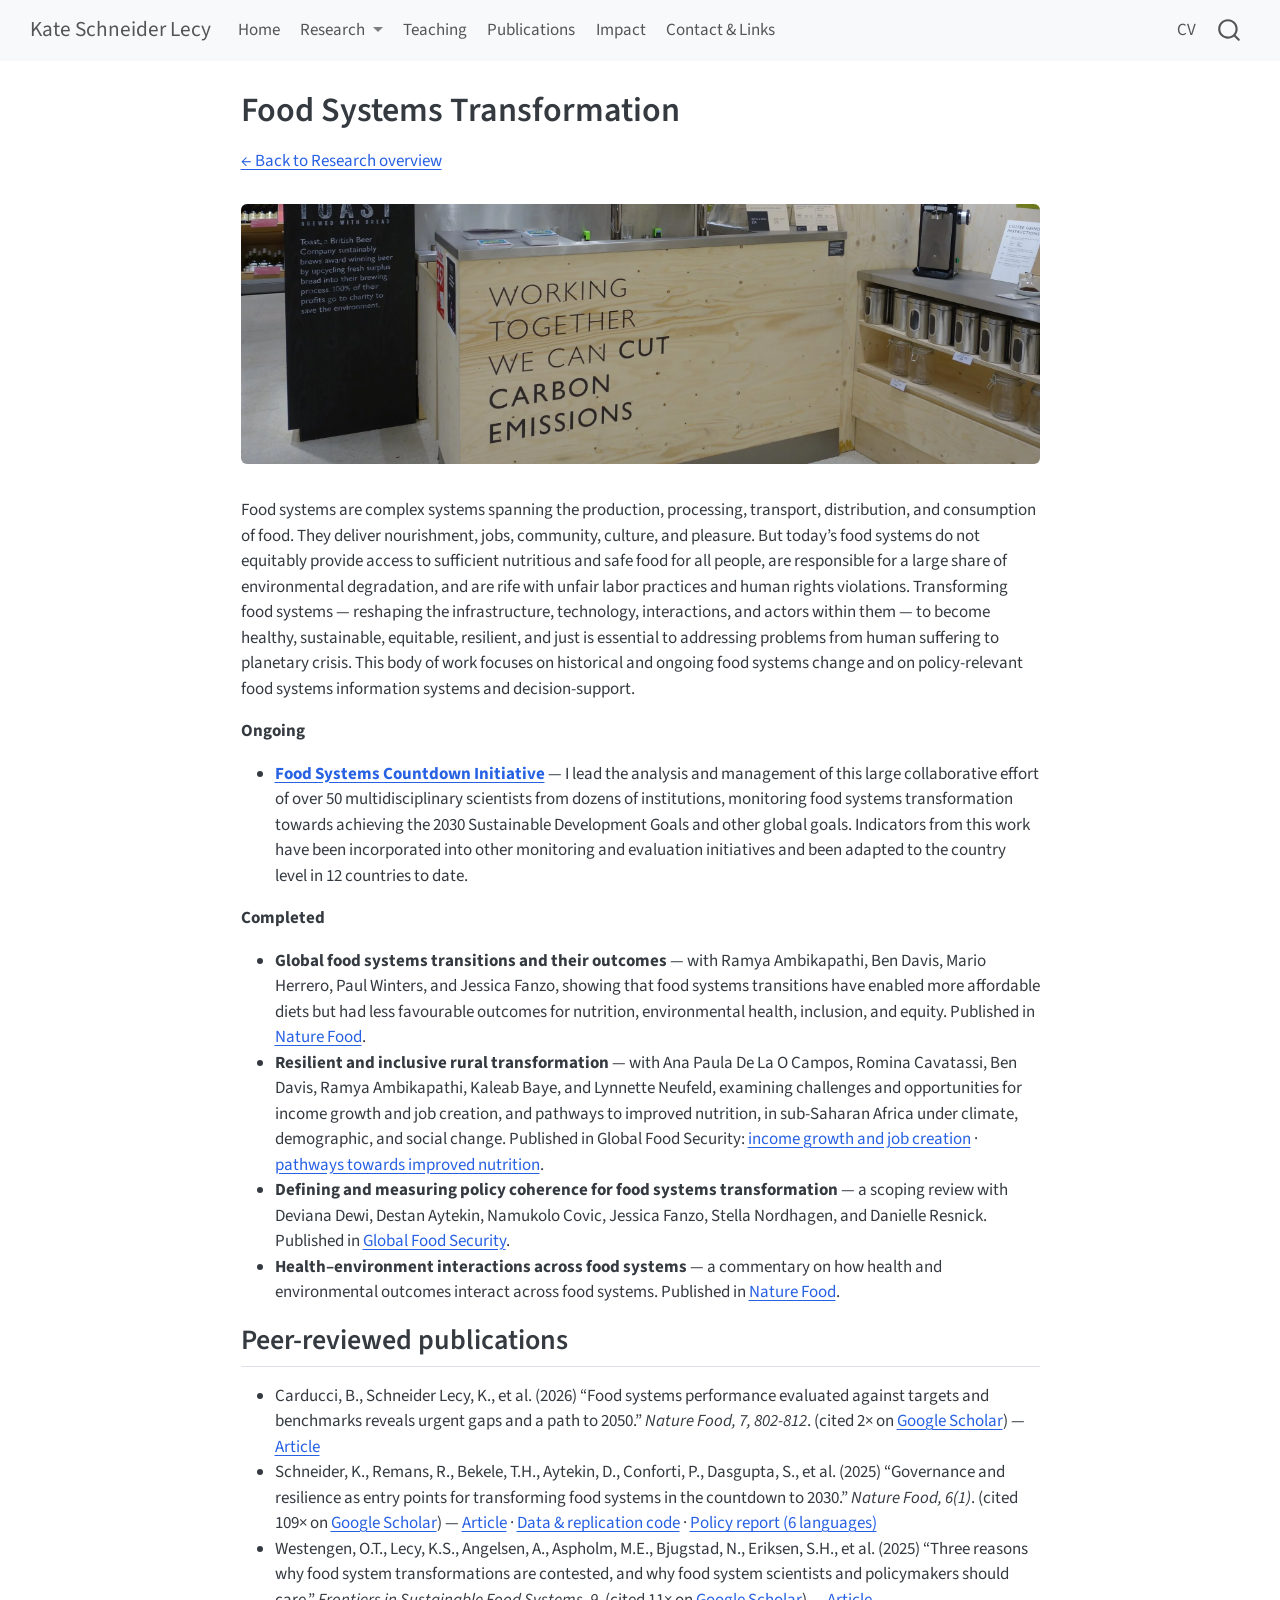
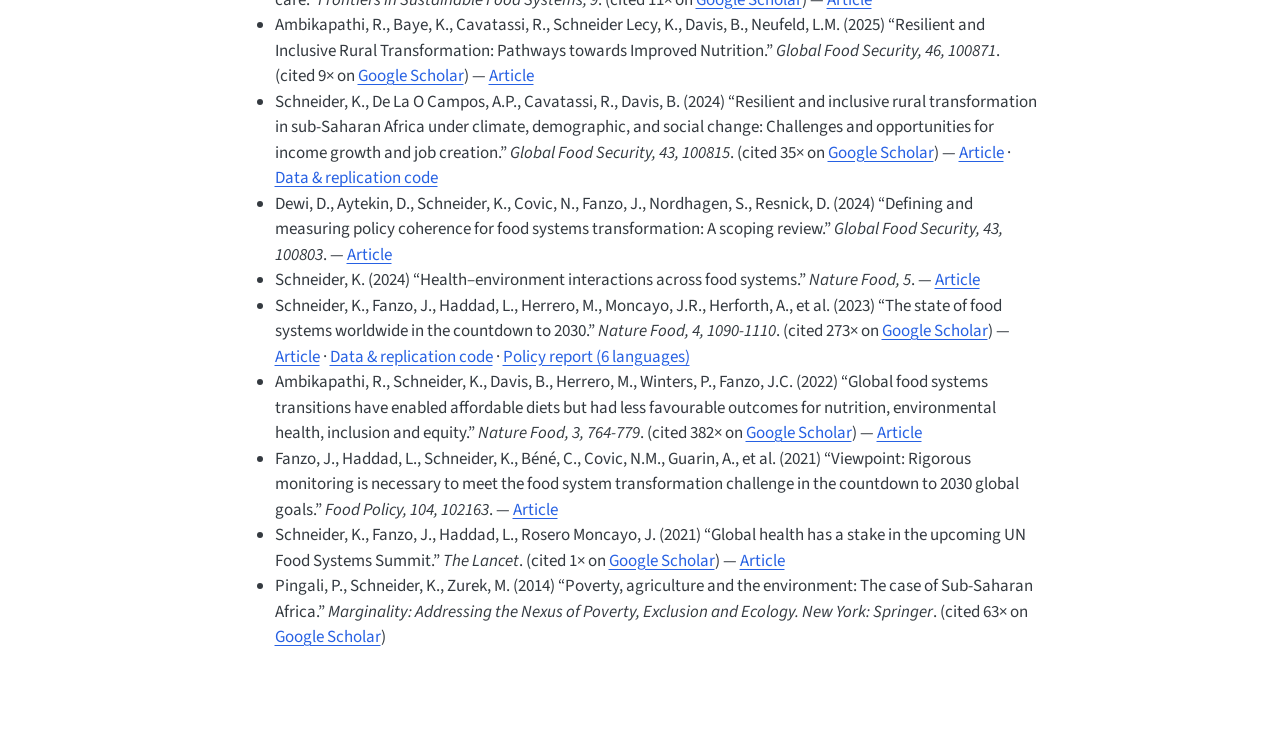
<file: docs/research-food-systems-transformation.html>
<!DOCTYPE html>
<html xmlns="http://www.w3.org/1999/xhtml" lang="en" xml:lang="en"><head>

<meta charset="utf-8">
<meta name="generator" content="quarto-1.10.18">

<meta name="viewport" content="width=device-width, initial-scale=1.0, user-scalable=yes">


<title>Food Systems Transformation – Kate Schneider Lecy</title>
<style>
/* Default styles provided by pandoc.
** See https://pandoc.org/MANUAL.html#variables-for-html for config info.
*/
span.smallcaps{font-variant: small-caps;}
div.columns{display: flex; gap: 1.5em;}
div.column{flex: auto;}
@media screen {
div.columns{gap: min(4vw, 1.5em);}
div.column{overflow-x: auto;}
}
div.hanging-indent{margin-left: 1.5em; text-indent: -1.5em;}
ul.task-list{list-style: none;}
ul.task-list li input[type="checkbox"] {
  width: 0.8em;
  margin: 0 0.8em 0.2em -1em; /* quarto-specific, see https://github.com/quarto-dev/quarto-cli/issues/4556 */ 
  vertical-align: middle;
}
</style>


<script src="site_libs/quarto-nav/quarto-nav.js"></script>
<script src="site_libs/quarto-nav/headroom.min.js"></script>
<script src="site_libs/clipboard/clipboard.min.js"></script>
<script src="site_libs/quarto-search/autocomplete.umd.js"></script>
<script src="site_libs/quarto-search/fuse.min.js"></script>
<script src="site_libs/quarto-search/quarto-search.js"></script>
<meta name="quarto:offset" content="./">
<script src="site_libs/quarto-html/quarto.js" type="module"></script>
<script src="site_libs/quarto-html/tabsets/tabsets.js" type="module"></script>
<script src="site_libs/quarto-html/popper.min.js"></script>
<script src="site_libs/quarto-html/tippy.umd.min.js"></script>
<script src="site_libs/quarto-html/anchor.min.js"></script>
<link href="site_libs/quarto-html/tippy.css" rel="stylesheet">
<link href="site_libs/quarto-html/quarto-syntax-highlighting-64a204ab8560d761af7679ceaba22944.css" rel="stylesheet" id="quarto-text-highlighting-styles">
<script src="site_libs/bootstrap/bootstrap.min.js"></script>
<link href="site_libs/bootstrap/bootstrap-icons.css" rel="stylesheet">
<link href="site_libs/bootstrap/bootstrap-172ba59bd5e0b52282274ba0c0cc16fc.min.css" rel="stylesheet" append-hash="true" id="quarto-bootstrap" data-mode="light">
<script id="quarto-search-options" type="application/json">{
  "location": "navbar",
  "copy-button": false,
  "collapse-after": 3,
  "panel-placement": "end",
  "type": "overlay",
  "limit": 50,
  "keyboard-shortcut": [
    "f",
    "/",
    "s"
  ],
  "show-item-context": false,
  "language": {
    "search-no-results-text": "No results",
    "search-matching-documents-text": "matching documents",
    "search-copy-link-title": "Copy link to search",
    "search-hide-matches-text": "Hide additional matches",
    "search-more-match-text": "more match in this document",
    "search-more-matches-text": "more matches in this document",
    "search-clear-button-title": "Clear",
    "search-text-placeholder": "",
    "search-detached-cancel-button-title": "Cancel",
    "search-submit-button-title": "Submit",
    "search-label": "Search"
  }
}</script>


<link rel="stylesheet" href="styles.css">
</head>

<body class="nav-fixed fullcontent quarto-light">

<div id="quarto-search-results"></div>
  <header id="quarto-header" class="headroom fixed-top">
    <nav class="navbar navbar-expand-lg " data-bs-theme="dark">
      <div class="navbar-container container-fluid">
      <div class="navbar-brand-container mx-auto">
    <a class="navbar-brand" href="./index.html">
    <span class="navbar-title">Kate Schneider Lecy</span>
    </a>
  </div>
            <div id="quarto-search" class="" title="Search"></div>
          <button class="navbar-toggler" type="button" data-bs-toggle="collapse" data-bs-target="#navbarCollapse" aria-controls="navbarCollapse" role="menu" aria-expanded="false" aria-label="Toggle navigation" onclick="if (window.quartoToggleHeadroom) { window.quartoToggleHeadroom(); }">
  <span class="navbar-toggler-icon"></span>
</button>
          <div class="collapse navbar-collapse" id="navbarCollapse">
            <ul class="navbar-nav navbar-nav-scroll me-auto">
  <li class="nav-item">
    <a class="nav-link" href="./index.html"> 
<span class="menu-text">Home</span></a>
  </li>  
  <li class="nav-item dropdown ">
    <a class="nav-link dropdown-toggle" href="#" id="nav-menu-research" role="link" data-bs-toggle="dropdown" aria-expanded="false">
 <span class="menu-text">Research</span>
    </a>
    <ul class="dropdown-menu" aria-labelledby="nav-menu-research">    
        <li>
    <a class="dropdown-item" href="./research.html">
 <span class="dropdown-text">Overview</span></a>
  </li>  
        <li>
    <a class="dropdown-item" href="./research-equitable-access.html">
 <span class="dropdown-text">Equitable Access to Healthy &amp; Sustainable Diets</span></a>
  </li>  
        <li>
    <a class="dropdown-item" href="./research-food-systems-transformation.html">
 <span class="dropdown-text">Food Systems Transformation</span></a>
  </li>  
        <li>
    <a class="dropdown-item" href="./research-economics-data-gaps.html">
 <span class="dropdown-text">Economics of Agrifood Systems</span></a>
  </li>  
    </ul>
  </li>
  <li class="nav-item">
    <a class="nav-link" href="./teaching.html"> 
<span class="menu-text">Teaching</span></a>
  </li>  
  <li class="nav-item">
    <a class="nav-link" href="./publications.html"> 
<span class="menu-text">Publications</span></a>
  </li>  
  <li class="nav-item">
    <a class="nav-link" href="./impact.html"> 
<span class="menu-text">Impact</span></a>
  </li>  
  <li class="nav-item">
    <a class="nav-link" href="./contact.html"> 
<span class="menu-text">Contact &amp; Links</span></a>
  </li>  
</ul>
            <ul class="navbar-nav navbar-nav-scroll ms-auto">
  <li class="nav-item">
    <a class="nav-link" href="./cv.html"> 
<span class="menu-text">CV</span></a>
  </li>  
</ul>
          </div> <!-- /navcollapse -->
            <div class="quarto-navbar-tools">
</div>
      </div> <!-- /container-fluid -->
    </nav>
</header>
<!-- content -->
<div id="quarto-content" class="quarto-container page-columns page-rows-contents page-layout-article page-navbar">
<!-- sidebar -->
<!-- margin-sidebar -->
    
<!-- main -->
<main class="content" id="quarto-document-content">

<header id="title-block-header" class="quarto-title-block default">
<div class="quarto-title">
<h1 class="title">Food Systems Transformation</h1>
</div>



<div class="quarto-title-meta">

    
  
    
  </div>
  


</header>


<p><a href="./research.html">← Back to Research overview</a></p>
<p><img src="images/research-food-systems-transformation.webp" class="theme-photo img-fluid" style="object-position: center bottom;" alt="Food systems transformation fieldwork"></p>
<p>Food systems are complex systems spanning the production, processing, transport, distribution, and consumption of food. They deliver nourishment, jobs, community, culture, and pleasure. But today’s food systems do not equitably provide access to sufficient nutritious and safe food for all people, are responsible for a large share of environmental degradation, and are rife with unfair labor practices and human rights violations. Transforming food systems — reshaping the infrastructure, technology, interactions, and actors within them — to become healthy, sustainable, equitable, resilient, and just is essential to addressing problems from human suffering to planetary crisis. This body of work focuses on historical and ongoing food systems change and on policy-relevant food systems information systems and decision-support.</p>
<p><strong>Ongoing</strong></p>
<ul>
<li><strong><a href="https://www.foodcountdown.org/">Food Systems Countdown Initiative</a></strong> — I lead the analysis and management of this large collaborative effort of over 50 multidisciplinary scientists from dozens of institutions, monitoring food systems transformation towards achieving the 2030 Sustainable Development Goals and other global goals. Indicators from this work have been incorporated into other monitoring and evaluation initiatives and been adapted to the country level in 12 countries to date.</li>
</ul>
<p><strong>Completed</strong></p>
<ul>
<li><strong>Global food systems transitions and their outcomes</strong> — with Ramya Ambikapathi, Ben Davis, Mario Herrero, Paul Winters, and Jessica Fanzo, showing that food systems transitions have enabled more affordable diets but had less favourable outcomes for nutrition, environmental health, inclusion, and equity. Published in <a href="https://doi.org/10.1038/s43016-022-00588-7">Nature Food</a>.</li>
<li><strong>Resilient and inclusive rural transformation</strong> — with Ana Paula De La O Campos, Romina Cavatassi, Ben Davis, Ramya Ambikapathi, Kaleab Baye, and Lynnette Neufeld, examining challenges and opportunities for income growth and job creation, and pathways to improved nutrition, in sub-Saharan Africa under climate, demographic, and social change. Published in Global Food Security: <a href="https://doi.org/10.1016/j.gfs.2024.100815">income growth and job creation</a> · <a href="https://doi.org/10.1016/j.gfs.2025.100871">pathways towards improved nutrition</a>.</li>
<li><strong>Defining and measuring policy coherence for food systems transformation</strong> — a scoping review with Deviana Dewi, Destan Aytekin, Namukolo Covic, Jessica Fanzo, Stella Nordhagen, and Danielle Resnick. Published in <a href="https://doi.org/10.1016/j.gfs.2024.100803">Global Food Security</a>.</li>
<li><strong>Health–environment interactions across food systems</strong> — a commentary on how health and environmental outcomes interact across food systems. Published in <a href="https://doi.org/10.1038/s43016-024-00928-9">Nature Food</a>.</li>
</ul>
<section id="peer-reviewed-publications" class="level2">
<h2 class="anchored" data-anchor-id="peer-reviewed-publications">Peer-reviewed publications</h2>
<ul>
<li>Carducci, B., Schneider Lecy, K., et al.&nbsp;(2026) “Food systems performance evaluated against targets and benchmarks reveals urgent gaps and a path to 2050.” <em>Nature Food, 7, 802-812</em>. (cited 2× on <a href="https://scholar.google.com/citations?hl=en&amp;user=lWGTfD4AAAAJ">Google Scholar</a>) — <a href="https://doi.org/10.1038/s43016-026-01379-0">Article</a></li>
<li>Schneider, K., Remans, R., Bekele, T.H., Aytekin, D., Conforti, P., Dasgupta, S., et al.&nbsp;(2025) “Governance and resilience as entry points for transforming food systems in the countdown to 2030.” <em>Nature Food, 6(1)</em>. (cited 109× on <a href="https://scholar.google.com/citations?hl=en&amp;user=lWGTfD4AAAAJ">Google Scholar</a>) — <a href="https://doi.org/10.1038/s43016-024-01109-4">Article</a> · <a href="https://github.com/KateSchneider-FoodPol/FSCI_2024Interactions_Replication">Data &amp; replication code</a> · <a href="https://openknowledge.fao.org/items/78839aee-a0f2-4741-aade-67e526f962f6">Policy report (6 languages)</a></li>
<li>Westengen, O.T., Lecy, K.S., Angelsen, A., Aspholm, M.E., Bjugstad, N., Eriksen, S.H., et al.&nbsp;(2025) “Three reasons why food system transformations are contested, and why food system scientists and policymakers should care.” <em>Frontiers in Sustainable Food Systems, 9</em>. (cited 11× on <a href="https://scholar.google.com/citations?hl=en&amp;user=lWGTfD4AAAAJ">Google Scholar</a>) — <a href="https://doi.org/10.3389/fsufs.2025.1570961">Article</a></li>
<li>Ambikapathi, R., Baye, K., Cavatassi, R., Schneider Lecy, K., Davis, B., Neufeld, L.M. (2025) “Resilient and Inclusive Rural Transformation: Pathways towards Improved Nutrition.” <em>Global Food Security, 46, 100871</em>. (cited 9× on <a href="https://scholar.google.com/citations?hl=en&amp;user=lWGTfD4AAAAJ">Google Scholar</a>) — <a href="https://doi.org/10.1016/j.gfs.2025.100871">Article</a></li>
<li>Schneider, K., De La O Campos, A.P., Cavatassi, R., Davis, B. (2024) “Resilient and inclusive rural transformation in sub-Saharan Africa under climate, demographic, and social change: Challenges and opportunities for income growth and job creation.” <em>Global Food Security, 43, 100815</em>. (cited 35× on <a href="https://scholar.google.com/citations?hl=en&amp;user=lWGTfD4AAAAJ">Google Scholar</a>) — <a href="https://doi.org/10.1016/j.gfs.2024.100815">Article</a> · <a href="https://github.com/KateSchneider-FoodPol/Schneider_RITI_Labor">Data &amp; replication code</a></li>
<li>Dewi, D., Aytekin, D., Schneider, K., Covic, N., Fanzo, J., Nordhagen, S., Resnick, D. (2024) “Defining and measuring policy coherence for food systems transformation: A scoping review.” <em>Global Food Security, 43, 100803</em>. — <a href="https://doi.org/10.1016/j.gfs.2024.100803">Article</a></li>
<li>Schneider, K. (2024) “Health–environment interactions across food systems.” <em>Nature Food, 5</em>. — <a href="https://doi.org/10.1038/s43016-024-00928-9">Article</a></li>
<li>Schneider, K., Fanzo, J., Haddad, L., Herrero, M., Moncayo, J.R., Herforth, A., et al.&nbsp;(2023) “The state of food systems worldwide in the countdown to 2030.” <em>Nature Food, 4, 1090-1110</em>. (cited 273× on <a href="https://scholar.google.com/citations?hl=en&amp;user=lWGTfD4AAAAJ">Google Scholar</a>) — <a href="https://doi.org/10.1038/s43016-023-00885-9">Article</a> · <a href="https://github.com/KateSchneider-FoodPol/FSCI_2023Baseline_Replication">Data &amp; replication code</a> · <a href="https://www.fao.org/documents/card/en/c/cc8697en">Policy report (6 languages)</a></li>
<li>Ambikapathi, R., Schneider, K., Davis, B., Herrero, M., Winters, P., Fanzo, J.C. (2022) “Global food systems transitions have enabled affordable diets but had less favourable outcomes for nutrition, environmental health, inclusion and equity.” <em>Nature Food, 3, 764-779</em>. (cited 382× on <a href="https://scholar.google.com/citations?hl=en&amp;user=lWGTfD4AAAAJ">Google Scholar</a>) — <a href="https://doi.org/10.1038/s43016-022-00588-7">Article</a></li>
<li>Fanzo, J., Haddad, L., Schneider, K., Béné, C., Covic, N.M., Guarin, A., et al.&nbsp;(2021) “Viewpoint: Rigorous monitoring is necessary to meet the food system transformation challenge in the countdown to 2030 global goals.” <em>Food Policy, 104, 102163</em>. — <a href="https://doi.org/10.1016/j.foodpol.2021.102163">Article</a></li>
<li>Schneider, K., Fanzo, J., Haddad, L., Rosero Moncayo, J. (2021) “Global health has a stake in the upcoming UN Food Systems Summit.” <em>The Lancet</em>. (cited 1× on <a href="https://scholar.google.com/citations?hl=en&amp;user=lWGTfD4AAAAJ">Google Scholar</a>) — <a href="https://doi.org/10.1016/S0140-6736(21)02047-X">Article</a></li>
<li>Pingali, P., Schneider, K., Zurek, M. (2014) “Poverty, agriculture and the environment: The case of Sub-Saharan Africa.” <em>Marginality: Addressing the Nexus of Poverty, Exclusion and Ecology. New York: Springer</em>. (cited 63× on <a href="https://scholar.google.com/citations?hl=en&amp;user=lWGTfD4AAAAJ">Google Scholar</a>)</li>
</ul>


</section>

</main> <!-- /main -->
<script id="quarto-html-after-body" type="application/javascript">
  window.document.addEventListener("DOMContentLoaded", function (event) {
    const icon = "";
    const anchorJS = new window.AnchorJS();
    anchorJS.options = {
      placement: 'right',
      icon: icon
    };
    anchorJS.add('.anchored');
    const isCodeAnnotation = (el) => {
      for (const clz of el.classList) {
        if (clz.startsWith('code-annotation-')) {                     
          return true;
        }
      }
      return false;
    }
    const onCopySuccess = function(e) {
      // button target
      const button = e.trigger;
      // don't keep focus
      button.blur();
      // flash "checked"
      button.classList.add('code-copy-button-checked');
      var currentTitle = button.getAttribute("title");
      button.setAttribute("title", "Copied!");
      let tooltip;
      if (window.bootstrap) {
        button.setAttribute("data-bs-toggle", "tooltip");
        button.setAttribute("data-bs-placement", "left");
        button.setAttribute("data-bs-title", "Copied!");
        tooltip = new bootstrap.Tooltip(button, 
          { trigger: "manual", 
            customClass: "code-copy-button-tooltip",
            offset: [0, -8]});
        tooltip.show();    
      }
      setTimeout(function() {
        if (tooltip) {
          tooltip.hide();
          button.removeAttribute("data-bs-title");
          button.removeAttribute("data-bs-toggle");
          button.removeAttribute("data-bs-placement");
        }
        button.setAttribute("title", currentTitle);
        button.classList.remove('code-copy-button-checked');
      }, 1000);
      // clear code selection
      e.clearSelection();
    }
    const getTextToCopy = function(trigger) {
      const outerScaffold = trigger.parentElement.cloneNode(true);
      const codeEl = outerScaffold.querySelector('code');
      for (const childEl of codeEl.children) {
        if (isCodeAnnotation(childEl)) {
          childEl.remove();
        }
      }
      return codeEl.innerText;
    }
    const clipboard = new window.ClipboardJS('.code-copy-button:not([data-in-quarto-modal])', {
      text: getTextToCopy
    });
    clipboard.on('success', onCopySuccess);
    if (window.document.getElementById('quarto-embedded-source-code-modal')) {
      const clipboardModal = new window.ClipboardJS('.code-copy-button[data-in-quarto-modal]', {
        text: getTextToCopy,
        container: window.document.getElementById('quarto-embedded-source-code-modal')
      });
      clipboardModal.on('success', onCopySuccess);
    }
      var localhostRegex = new RegExp(/^(?:http|https):\/\/localhost\:?[0-9]*\//);
      var mailtoRegex = new RegExp(/^mailto:/);
        var filterRegex = new RegExp("https:\/\/kateschneiderlecy\.com");
      var isInternal = (href) => {
          return filterRegex.test(href) || localhostRegex.test(href) || mailtoRegex.test(href);
      }
      // Inspect non-navigation links and adorn them if external
     var links = window.document.querySelectorAll('a[href]:not(.nav-link):not(.navbar-brand):not(.toc-action):not(.sidebar-link):not(.sidebar-item-toggle):not(.pagination-link):not(.no-external):not([aria-hidden]):not(.dropdown-item):not(.quarto-navigation-tool):not(.about-link)');
      for (var i=0; i<links.length; i++) {
        const link = links[i];
        if (!isInternal(link.href)) {
          // undo the damage that might have been done by quarto-nav.js in the case of
          // links that we want to consider external
          if (link.dataset.originalHref !== undefined) {
            link.href = link.dataset.originalHref;
          }
        }
      }
    function tippyHover(el, contentFn, onTriggerFn, onUntriggerFn) {
      const config = {
        allowHTML: true,
        maxWidth: 500,
        delay: 100,
        arrow: false,
        appendTo: function(el) {
            return el.parentElement;
        },
        interactive: true,
        interactiveBorder: 10,
        theme: 'quarto',
        placement: 'bottom-start',
      };
      if (contentFn) {
        config.content = contentFn;
      }
      if (onTriggerFn) {
        config.onTrigger = onTriggerFn;
      }
      if (onUntriggerFn) {
        config.onUntrigger = onUntriggerFn;
      }
      window.tippy(el, config); 
    }
    const noterefs = window.document.querySelectorAll('a[role="doc-noteref"]');
    for (var i=0; i<noterefs.length; i++) {
      const ref = noterefs[i];
      tippyHover(ref, function() {
        // use id or data attribute instead here
        let href = ref.getAttribute('data-footnote-href') || ref.getAttribute('href');
        try { href = new URL(href).hash; } catch {}
        const id = href.replace(/^#\/?/, "");
        const note = window.document.getElementById(id);
        if (note) {
          return note.innerHTML;
        } else {
          return "";
        }
      });
    }
    const xrefs = window.document.querySelectorAll('a.quarto-xref');
    const processXRef = (id, note) => {
      // Strip column container classes
      const stripColumnClz = (el) => {
        el.classList.remove("page-full", "page-columns");
        if (el.children) {
          for (const child of el.children) {
            stripColumnClz(child);
          }
        }
      }
      stripColumnClz(note)
      if (id === null || id.startsWith('sec-')) {
        // Special case sections, only their first couple elements
        const container = document.createElement("div");
        if (note.children && note.children.length > 2) {
          container.appendChild(note.children[0].cloneNode(true));
          for (let i = 1; i < note.children.length; i++) {
            const child = note.children[i];
            if (child.tagName === "P" && child.innerText === "") {
              continue;
            } else {
              container.appendChild(child.cloneNode(true));
              break;
            }
          }
          if (window.Quarto?.typesetMath) {
            window.Quarto.typesetMath(container);
          }
          return container.innerHTML
        } else {
          if (window.Quarto?.typesetMath) {
            window.Quarto.typesetMath(note);
          }
          return note.innerHTML;
        }
      } else {
        // Remove any anchor links if they are present
        const anchorLink = note.querySelector('a.anchorjs-link');
        if (anchorLink) {
          anchorLink.remove();
        }
        if (window.Quarto?.typesetMath) {
          window.Quarto.typesetMath(note);
        }
        if (note.classList.contains("callout")) {
          return note.outerHTML;
        } else {
          return note.innerHTML;
        }
      }
    }
    for (var i=0; i<xrefs.length; i++) {
      const xref = xrefs[i];
      tippyHover(xref, undefined, function(instance) {
        instance.disable();
        let url = xref.getAttribute('href');
        let hash = undefined; 
        if (url.startsWith('#')) {
          hash = url;
        } else {
          try { hash = new URL(url).hash; } catch {}
        }
        if (hash) {
          const id = hash.replace(/^#\/?/, "");
          const note = window.document.getElementById(id);
          if (note !== null) {
            try {
              const html = processXRef(id, note.cloneNode(true));
              instance.setContent(html);
            } finally {
              instance.enable();
              instance.show();
            }
          } else {
            // See if we can fetch this
            fetch(url.split('#')[0])
            .then(res => res.text())
            .then(html => {
              const parser = new DOMParser();
              const htmlDoc = parser.parseFromString(html, "text/html");
              const note = htmlDoc.getElementById(id);
              if (note !== null) {
                const html = processXRef(id, note);
                instance.setContent(html);
              } 
            }).finally(() => {
              instance.enable();
              instance.show();
            });
          }
        } else {
          // See if we can fetch a full url (with no hash to target)
          // This is a special case and we should probably do some content thinning / targeting
          fetch(url)
          .then(res => res.text())
          .then(html => {
            const parser = new DOMParser();
            const htmlDoc = parser.parseFromString(html, "text/html");
            const note = htmlDoc.querySelector('main.content');
            if (note !== null) {
              // This should only happen for chapter cross references
              // (since there is no id in the URL)
              // remove the first header
              if (note.children.length > 0 && note.children[0].tagName === "HEADER") {
                note.children[0].remove();
              }
              const html = processXRef(null, note);
              instance.setContent(html);
            } 
          }).finally(() => {
            instance.enable();
            instance.show();
          });
        }
      }, function(instance) {
      });
    }
        let selectedAnnoteEl;
        const selectorForAnnotation = ( cell, annotation) => {
          let cellAttr = 'data-code-cell="' + cell + '"';
          let lineAttr = 'data-code-annotation="' +  annotation + '"';
          const selector = 'span[' + cellAttr + '][' + lineAttr + ']';
          return selector;
        }
        const selectCodeLines = (annoteEl) => {
          const doc = window.document;
          const targetCell = annoteEl.getAttribute("data-target-cell");
          const targetAnnotation = annoteEl.getAttribute("data-target-annotation");
          const annoteSpan = window.document.querySelector(selectorForAnnotation(targetCell, targetAnnotation));
          const lines = annoteSpan.getAttribute("data-code-lines").split(",");
          const lineIds = lines.map((line) => {
            return targetCell + "-" + line;
          })
          let top = null;
          let height = null;
          let parent = null;
          if (lineIds.length > 0) {
              //compute the position of the single el (top and bottom and make a div)
              const el = window.document.getElementById(lineIds[0]);
              top = el.offsetTop;
              height = el.offsetHeight;
              parent = el.parentElement.parentElement;
            if (lineIds.length > 1) {
              const lastEl = window.document.getElementById(lineIds[lineIds.length - 1]);
              const bottom = lastEl.offsetTop + lastEl.offsetHeight;
              height = bottom - top;
            }
            if (top !== null && height !== null && parent !== null) {
              // cook up a div (if necessary) and position it 
              let div = window.document.getElementById("code-annotation-line-highlight");
              if (div === null) {
                div = window.document.createElement("div");
                div.setAttribute("id", "code-annotation-line-highlight");
                div.style.position = 'absolute';
                parent.appendChild(div);
              }
              div.style.top = top - 2 + "px";
              div.style.height = height + 4 + "px";
              div.style.left = 0;
              let gutterDiv = window.document.getElementById("code-annotation-line-highlight-gutter");
              if (gutterDiv === null) {
                gutterDiv = window.document.createElement("div");
                gutterDiv.setAttribute("id", "code-annotation-line-highlight-gutter");
                gutterDiv.style.position = 'absolute';
                const codeCell = window.document.getElementById(targetCell);
                const gutter = codeCell.querySelector('.code-annotation-gutter');
                gutter.appendChild(gutterDiv);
              }
              gutterDiv.style.top = top - 2 + "px";
              gutterDiv.style.height = height + 4 + "px";
            }
            selectedAnnoteEl = annoteEl;
          }
        };
        const unselectCodeLines = () => {
          const elementsIds = ["code-annotation-line-highlight", "code-annotation-line-highlight-gutter"];
          elementsIds.forEach((elId) => {
            const div = window.document.getElementById(elId);
            if (div) {
              div.remove();
            }
          });
          selectedAnnoteEl = undefined;
        };
          // Handle positioning of the toggle
      window.addEventListener(
        "resize",
        throttle(() => {
          elRect = undefined;
          if (selectedAnnoteEl) {
            selectCodeLines(selectedAnnoteEl);
          }
        }, 10)
      );
      function throttle(fn, ms) {
      let throttle = false;
      let timer;
        return (...args) => {
          if(!throttle) { // first call gets through
              fn.apply(this, args);
              throttle = true;
          } else { // all the others get throttled
              if(timer) clearTimeout(timer); // cancel #2
              timer = setTimeout(() => {
                fn.apply(this, args);
                timer = throttle = false;
              }, ms);
          }
        };
      }
        // Attach click handler to the DT
        const annoteDls = window.document.querySelectorAll('dt[data-target-cell]');
        for (const annoteDlNode of annoteDls) {
          annoteDlNode.addEventListener('click', (event) => {
            const clickedEl = event.target;
            if (clickedEl !== selectedAnnoteEl) {
              unselectCodeLines();
              const activeEl = window.document.querySelector('dt[data-target-cell].code-annotation-active');
              if (activeEl) {
                activeEl.classList.remove('code-annotation-active');
              }
              selectCodeLines(clickedEl);
              clickedEl.classList.add('code-annotation-active');
            } else {
              // Unselect the line
              unselectCodeLines();
              clickedEl.classList.remove('code-annotation-active');
            }
          });
        }
    const findCites = (el) => {
      const parentEl = el.parentElement;
      if (parentEl) {
        const cites = parentEl.dataset.cites;
        if (cites) {
          return {
            el,
            cites: cites.split(' ')
          };
        } else {
          return findCites(el.parentElement)
        }
      } else {
        return undefined;
      }
    };
    var bibliorefs = window.document.querySelectorAll('a[role="doc-biblioref"]');
    for (var i=0; i<bibliorefs.length; i++) {
      const ref = bibliorefs[i];
      const citeInfo = findCites(ref);
      if (citeInfo) {
        tippyHover(citeInfo.el, function() {
          var popup = window.document.createElement('div');
          citeInfo.cites.forEach(function(cite) {
            var citeDiv = window.document.createElement('div');
            citeDiv.classList.add('hanging-indent');
            citeDiv.classList.add('csl-entry');
            var biblioDiv = window.document.getElementById('ref-' + cite);
            if (biblioDiv) {
              citeDiv.innerHTML = biblioDiv.innerHTML;
            }
            popup.appendChild(citeDiv);
          });
          return popup.innerHTML;
        });
      }
    }
  });
  </script>
</div> <!-- /content -->




</body></html>
</file>
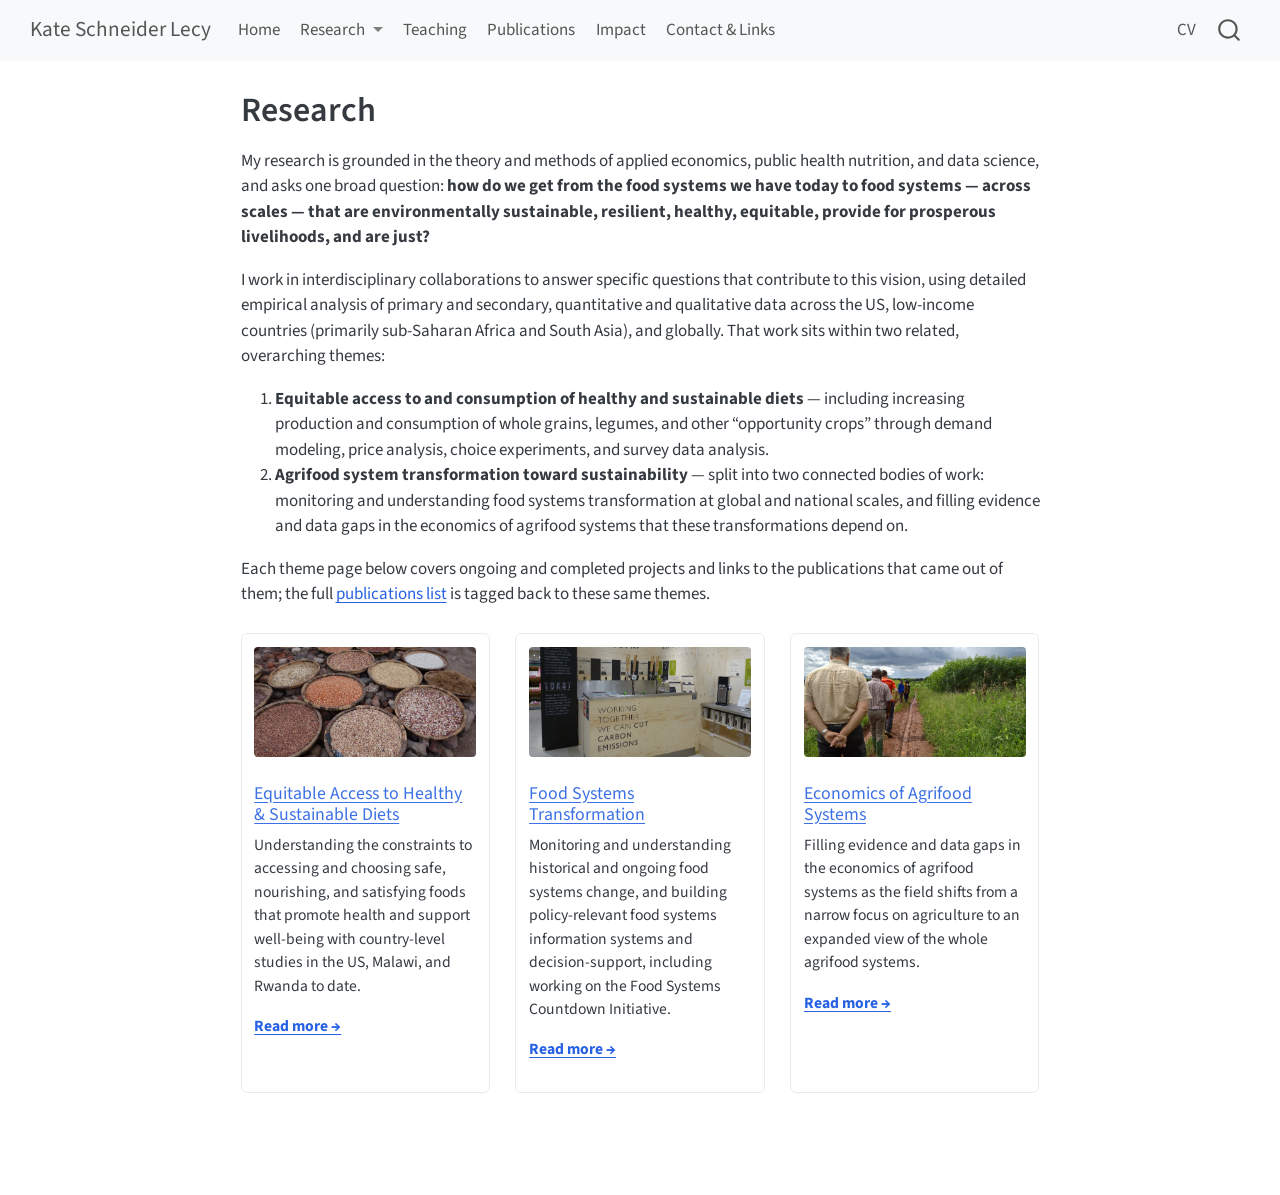
<file: docs/research.html>
<!DOCTYPE html>
<html xmlns="http://www.w3.org/1999/xhtml" lang="en" xml:lang="en"><head>

<meta charset="utf-8">
<meta name="generator" content="quarto-1.10.18">

<meta name="viewport" content="width=device-width, initial-scale=1.0, user-scalable=yes">


<title>Research – Kate Schneider Lecy</title>
<style>
/* Default styles provided by pandoc.
** See https://pandoc.org/MANUAL.html#variables-for-html for config info.
*/
span.smallcaps{font-variant: small-caps;}
div.columns{display: flex; gap: 1.5em;}
div.column{flex: auto;}
@media screen {
div.columns{gap: min(4vw, 1.5em);}
div.column{overflow-x: auto;}
}
div.hanging-indent{margin-left: 1.5em; text-indent: -1.5em;}
ul.task-list{list-style: none;}
ul.task-list li input[type="checkbox"] {
  width: 0.8em;
  margin: 0 0.8em 0.2em -1em; /* quarto-specific, see https://github.com/quarto-dev/quarto-cli/issues/4556 */ 
  vertical-align: middle;
}
</style>


<script src="site_libs/quarto-nav/quarto-nav.js"></script>
<script src="site_libs/quarto-nav/headroom.min.js"></script>
<script src="site_libs/clipboard/clipboard.min.js"></script>
<script src="site_libs/quarto-search/autocomplete.umd.js"></script>
<script src="site_libs/quarto-search/fuse.min.js"></script>
<script src="site_libs/quarto-search/quarto-search.js"></script>
<meta name="quarto:offset" content="./">
<script src="site_libs/quarto-html/quarto.js" type="module"></script>
<script src="site_libs/quarto-html/tabsets/tabsets.js" type="module"></script>
<script src="site_libs/quarto-html/popper.min.js"></script>
<script src="site_libs/quarto-html/tippy.umd.min.js"></script>
<script src="site_libs/quarto-html/anchor.min.js"></script>
<link href="site_libs/quarto-html/tippy.css" rel="stylesheet">
<link href="site_libs/quarto-html/quarto-syntax-highlighting-64a204ab8560d761af7679ceaba22944.css" rel="stylesheet" id="quarto-text-highlighting-styles">
<script src="site_libs/bootstrap/bootstrap.min.js"></script>
<link href="site_libs/bootstrap/bootstrap-icons.css" rel="stylesheet">
<link href="site_libs/bootstrap/bootstrap-172ba59bd5e0b52282274ba0c0cc16fc.min.css" rel="stylesheet" append-hash="true" id="quarto-bootstrap" data-mode="light">
<script id="quarto-search-options" type="application/json">{
  "location": "navbar",
  "copy-button": false,
  "collapse-after": 3,
  "panel-placement": "end",
  "type": "overlay",
  "limit": 50,
  "keyboard-shortcut": [
    "f",
    "/",
    "s"
  ],
  "show-item-context": false,
  "language": {
    "search-no-results-text": "No results",
    "search-matching-documents-text": "matching documents",
    "search-copy-link-title": "Copy link to search",
    "search-hide-matches-text": "Hide additional matches",
    "search-more-match-text": "more match in this document",
    "search-more-matches-text": "more matches in this document",
    "search-clear-button-title": "Clear",
    "search-text-placeholder": "",
    "search-detached-cancel-button-title": "Cancel",
    "search-submit-button-title": "Submit",
    "search-label": "Search"
  }
}</script>


<link rel="stylesheet" href="styles.css">
</head>

<body class="nav-fixed fullcontent quarto-light">

<div id="quarto-search-results"></div>
  <header id="quarto-header" class="headroom fixed-top">
    <nav class="navbar navbar-expand-lg " data-bs-theme="dark">
      <div class="navbar-container container-fluid">
      <div class="navbar-brand-container mx-auto">
    <a class="navbar-brand" href="./index.html">
    <span class="navbar-title">Kate Schneider Lecy</span>
    </a>
  </div>
            <div id="quarto-search" class="" title="Search"></div>
          <button class="navbar-toggler" type="button" data-bs-toggle="collapse" data-bs-target="#navbarCollapse" aria-controls="navbarCollapse" role="menu" aria-expanded="false" aria-label="Toggle navigation" onclick="if (window.quartoToggleHeadroom) { window.quartoToggleHeadroom(); }">
  <span class="navbar-toggler-icon"></span>
</button>
          <div class="collapse navbar-collapse" id="navbarCollapse">
            <ul class="navbar-nav navbar-nav-scroll me-auto">
  <li class="nav-item">
    <a class="nav-link" href="./index.html"> 
<span class="menu-text">Home</span></a>
  </li>  
  <li class="nav-item dropdown ">
    <a class="nav-link dropdown-toggle" href="#" id="nav-menu-research" role="link" data-bs-toggle="dropdown" aria-expanded="false">
 <span class="menu-text">Research</span>
    </a>
    <ul class="dropdown-menu" aria-labelledby="nav-menu-research">    
        <li>
    <a class="dropdown-item" href="./research.html">
 <span class="dropdown-text">Overview</span></a>
  </li>  
        <li>
    <a class="dropdown-item" href="./research-equitable-access.html">
 <span class="dropdown-text">Equitable Access to Healthy &amp; Sustainable Diets</span></a>
  </li>  
        <li>
    <a class="dropdown-item" href="./research-food-systems-transformation.html">
 <span class="dropdown-text">Food Systems Transformation</span></a>
  </li>  
        <li>
    <a class="dropdown-item" href="./research-economics-data-gaps.html">
 <span class="dropdown-text">Economics of Agrifood Systems</span></a>
  </li>  
    </ul>
  </li>
  <li class="nav-item">
    <a class="nav-link" href="./teaching.html"> 
<span class="menu-text">Teaching</span></a>
  </li>  
  <li class="nav-item">
    <a class="nav-link" href="./publications.html"> 
<span class="menu-text">Publications</span></a>
  </li>  
  <li class="nav-item">
    <a class="nav-link" href="./impact.html"> 
<span class="menu-text">Impact</span></a>
  </li>  
  <li class="nav-item">
    <a class="nav-link" href="./contact.html"> 
<span class="menu-text">Contact &amp; Links</span></a>
  </li>  
</ul>
            <ul class="navbar-nav navbar-nav-scroll ms-auto">
  <li class="nav-item">
    <a class="nav-link" href="./cv.html"> 
<span class="menu-text">CV</span></a>
  </li>  
</ul>
          </div> <!-- /navcollapse -->
            <div class="quarto-navbar-tools">
</div>
      </div> <!-- /container-fluid -->
    </nav>
</header>
<!-- content -->
<div id="quarto-content" class="quarto-container page-columns page-rows-contents page-layout-article page-navbar">
<!-- sidebar -->
<!-- margin-sidebar -->
    
<!-- main -->
<main class="content" id="quarto-document-content">

<header id="title-block-header" class="quarto-title-block default">
<div class="quarto-title">
<h1 class="title">Research</h1>
</div>



<div class="quarto-title-meta">

    
  
    
  </div>
  


</header>


<p>My research is grounded in the theory and methods of applied economics, public health nutrition, and data science, and asks one broad question: <strong>how do we get from the food systems we have today to food systems — across scales — that are environmentally sustainable, resilient, healthy, equitable, provide for prosperous livelihoods, and are just?</strong></p>
<p>I work in interdisciplinary collaborations to answer specific questions that contribute to this vision, using detailed empirical analysis of primary and secondary, quantitative and qualitative data across the US, low-income countries (primarily sub-Saharan Africa and South Asia), and globally. That work sits within two related, overarching themes:</p>
<ol type="1">
<li><strong>Equitable access to and consumption of healthy and sustainable diets</strong> — including increasing production and consumption of whole grains, legumes, and other “opportunity crops” through demand modeling, price analysis, choice experiments, and survey data analysis.</li>
<li><strong>Agrifood system transformation toward sustainability</strong> — split into two connected bodies of work: monitoring and understanding food systems transformation at global and national scales, and filling evidence and data gaps in the economics of agrifood systems that these transformations depend on.</li>
</ol>
<p>Each theme page below covers ongoing and completed projects and links to the publications that came out of them; the full <a href="./publications.html">publications list</a> is tagged back to these same themes.</p>
<div class="theme-grid">
<div class="theme-card">
<p><img src="images/research-equitable-access.webp" class="theme-card-photo img-fluid" alt="Equitable access to healthy diets fieldwork"></p>
<section id="equitable-access-to-healthy-sustainable-diets" class="level3">
<h3 class="anchored" data-anchor-id="equitable-access-to-healthy-sustainable-diets"><a href="./research-equitable-access.html">Equitable Access to Healthy &amp; Sustainable Diets</a></h3>
<p>Understanding the constraints to accessing and choosing safe, nourishing, and satisfying foods that promote health and support well-being with country-level studies in the US, Malawi, and Rwanda to date.</p>
<p><strong><a href="./research-equitable-access.html">Read more →</a></strong></p>
</section>
</div>
<div class="theme-card">
<p><img src="images/research-food-systems-transformation.webp" class="theme-card-photo img-fluid" style="object-position: center bottom;" alt="Food systems transformation fieldwork"></p>
<section id="food-systems-transformation" class="level3">
<h3 class="anchored" data-anchor-id="food-systems-transformation"><a href="./research-food-systems-transformation.html">Food Systems Transformation</a></h3>
<p>Monitoring and understanding historical and ongoing food systems change, and building policy-relevant food systems information systems and decision-support, including working on the Food Systems Countdown Initiative.</p>
<p><strong><a href="./research-food-systems-transformation.html">Read more →</a></strong></p>
</section>
</div>
<div class="theme-card">
<p><img src="images/research-economics-data-gaps.webp" class="theme-card-photo img-fluid" alt="Economics of agrifood systems fieldwork"></p>
<section id="economics-of-agrifood-systems" class="level3">
<h3 class="anchored" data-anchor-id="economics-of-agrifood-systems"><a href="./research-economics-data-gaps.html">Economics of Agrifood Systems</a></h3>
<p>Filling evidence and data gaps in the economics of agrifood systems as the field shifts from a narrow focus on agriculture to an expanded view of the whole agrifood systems.</p>
<p><strong><a href="./research-economics-data-gaps.html">Read more →</a></strong></p>
</section>
</div>
</div>



</main> <!-- /main -->
<script id="quarto-html-after-body" type="application/javascript">
  window.document.addEventListener("DOMContentLoaded", function (event) {
    const icon = "";
    const anchorJS = new window.AnchorJS();
    anchorJS.options = {
      placement: 'right',
      icon: icon
    };
    anchorJS.add('.anchored');
    const isCodeAnnotation = (el) => {
      for (const clz of el.classList) {
        if (clz.startsWith('code-annotation-')) {                     
          return true;
        }
      }
      return false;
    }
    const onCopySuccess = function(e) {
      // button target
      const button = e.trigger;
      // don't keep focus
      button.blur();
      // flash "checked"
      button.classList.add('code-copy-button-checked');
      var currentTitle = button.getAttribute("title");
      button.setAttribute("title", "Copied!");
      let tooltip;
      if (window.bootstrap) {
        button.setAttribute("data-bs-toggle", "tooltip");
        button.setAttribute("data-bs-placement", "left");
        button.setAttribute("data-bs-title", "Copied!");
        tooltip = new bootstrap.Tooltip(button, 
          { trigger: "manual", 
            customClass: "code-copy-button-tooltip",
            offset: [0, -8]});
        tooltip.show();    
      }
      setTimeout(function() {
        if (tooltip) {
          tooltip.hide();
          button.removeAttribute("data-bs-title");
          button.removeAttribute("data-bs-toggle");
          button.removeAttribute("data-bs-placement");
        }
        button.setAttribute("title", currentTitle);
        button.classList.remove('code-copy-button-checked');
      }, 1000);
      // clear code selection
      e.clearSelection();
    }
    const getTextToCopy = function(trigger) {
      const outerScaffold = trigger.parentElement.cloneNode(true);
      const codeEl = outerScaffold.querySelector('code');
      for (const childEl of codeEl.children) {
        if (isCodeAnnotation(childEl)) {
          childEl.remove();
        }
      }
      return codeEl.innerText;
    }
    const clipboard = new window.ClipboardJS('.code-copy-button:not([data-in-quarto-modal])', {
      text: getTextToCopy
    });
    clipboard.on('success', onCopySuccess);
    if (window.document.getElementById('quarto-embedded-source-code-modal')) {
      const clipboardModal = new window.ClipboardJS('.code-copy-button[data-in-quarto-modal]', {
        text: getTextToCopy,
        container: window.document.getElementById('quarto-embedded-source-code-modal')
      });
      clipboardModal.on('success', onCopySuccess);
    }
      var localhostRegex = new RegExp(/^(?:http|https):\/\/localhost\:?[0-9]*\//);
      var mailtoRegex = new RegExp(/^mailto:/);
        var filterRegex = new RegExp("https:\/\/kateschneiderlecy\.com");
      var isInternal = (href) => {
          return filterRegex.test(href) || localhostRegex.test(href) || mailtoRegex.test(href);
      }
      // Inspect non-navigation links and adorn them if external
     var links = window.document.querySelectorAll('a[href]:not(.nav-link):not(.navbar-brand):not(.toc-action):not(.sidebar-link):not(.sidebar-item-toggle):not(.pagination-link):not(.no-external):not([aria-hidden]):not(.dropdown-item):not(.quarto-navigation-tool):not(.about-link)');
      for (var i=0; i<links.length; i++) {
        const link = links[i];
        if (!isInternal(link.href)) {
          // undo the damage that might have been done by quarto-nav.js in the case of
          // links that we want to consider external
          if (link.dataset.originalHref !== undefined) {
            link.href = link.dataset.originalHref;
          }
        }
      }
    function tippyHover(el, contentFn, onTriggerFn, onUntriggerFn) {
      const config = {
        allowHTML: true,
        maxWidth: 500,
        delay: 100,
        arrow: false,
        appendTo: function(el) {
            return el.parentElement;
        },
        interactive: true,
        interactiveBorder: 10,
        theme: 'quarto',
        placement: 'bottom-start',
      };
      if (contentFn) {
        config.content = contentFn;
      }
      if (onTriggerFn) {
        config.onTrigger = onTriggerFn;
      }
      if (onUntriggerFn) {
        config.onUntrigger = onUntriggerFn;
      }
      window.tippy(el, config); 
    }
    const noterefs = window.document.querySelectorAll('a[role="doc-noteref"]');
    for (var i=0; i<noterefs.length; i++) {
      const ref = noterefs[i];
      tippyHover(ref, function() {
        // use id or data attribute instead here
        let href = ref.getAttribute('data-footnote-href') || ref.getAttribute('href');
        try { href = new URL(href).hash; } catch {}
        const id = href.replace(/^#\/?/, "");
        const note = window.document.getElementById(id);
        if (note) {
          return note.innerHTML;
        } else {
          return "";
        }
      });
    }
    const xrefs = window.document.querySelectorAll('a.quarto-xref');
    const processXRef = (id, note) => {
      // Strip column container classes
      const stripColumnClz = (el) => {
        el.classList.remove("page-full", "page-columns");
        if (el.children) {
          for (const child of el.children) {
            stripColumnClz(child);
          }
        }
      }
      stripColumnClz(note)
      if (id === null || id.startsWith('sec-')) {
        // Special case sections, only their first couple elements
        const container = document.createElement("div");
        if (note.children && note.children.length > 2) {
          container.appendChild(note.children[0].cloneNode(true));
          for (let i = 1; i < note.children.length; i++) {
            const child = note.children[i];
            if (child.tagName === "P" && child.innerText === "") {
              continue;
            } else {
              container.appendChild(child.cloneNode(true));
              break;
            }
          }
          if (window.Quarto?.typesetMath) {
            window.Quarto.typesetMath(container);
          }
          return container.innerHTML
        } else {
          if (window.Quarto?.typesetMath) {
            window.Quarto.typesetMath(note);
          }
          return note.innerHTML;
        }
      } else {
        // Remove any anchor links if they are present
        const anchorLink = note.querySelector('a.anchorjs-link');
        if (anchorLink) {
          anchorLink.remove();
        }
        if (window.Quarto?.typesetMath) {
          window.Quarto.typesetMath(note);
        }
        if (note.classList.contains("callout")) {
          return note.outerHTML;
        } else {
          return note.innerHTML;
        }
      }
    }
    for (var i=0; i<xrefs.length; i++) {
      const xref = xrefs[i];
      tippyHover(xref, undefined, function(instance) {
        instance.disable();
        let url = xref.getAttribute('href');
        let hash = undefined; 
        if (url.startsWith('#')) {
          hash = url;
        } else {
          try { hash = new URL(url).hash; } catch {}
        }
        if (hash) {
          const id = hash.replace(/^#\/?/, "");
          const note = window.document.getElementById(id);
          if (note !== null) {
            try {
              const html = processXRef(id, note.cloneNode(true));
              instance.setContent(html);
            } finally {
              instance.enable();
              instance.show();
            }
          } else {
            // See if we can fetch this
            fetch(url.split('#')[0])
            .then(res => res.text())
            .then(html => {
              const parser = new DOMParser();
              const htmlDoc = parser.parseFromString(html, "text/html");
              const note = htmlDoc.getElementById(id);
              if (note !== null) {
                const html = processXRef(id, note);
                instance.setContent(html);
              } 
            }).finally(() => {
              instance.enable();
              instance.show();
            });
          }
        } else {
          // See if we can fetch a full url (with no hash to target)
          // This is a special case and we should probably do some content thinning / targeting
          fetch(url)
          .then(res => res.text())
          .then(html => {
            const parser = new DOMParser();
            const htmlDoc = parser.parseFromString(html, "text/html");
            const note = htmlDoc.querySelector('main.content');
            if (note !== null) {
              // This should only happen for chapter cross references
              // (since there is no id in the URL)
              // remove the first header
              if (note.children.length > 0 && note.children[0].tagName === "HEADER") {
                note.children[0].remove();
              }
              const html = processXRef(null, note);
              instance.setContent(html);
            } 
          }).finally(() => {
            instance.enable();
            instance.show();
          });
        }
      }, function(instance) {
      });
    }
        let selectedAnnoteEl;
        const selectorForAnnotation = ( cell, annotation) => {
          let cellAttr = 'data-code-cell="' + cell + '"';
          let lineAttr = 'data-code-annotation="' +  annotation + '"';
          const selector = 'span[' + cellAttr + '][' + lineAttr + ']';
          return selector;
        }
        const selectCodeLines = (annoteEl) => {
          const doc = window.document;
          const targetCell = annoteEl.getAttribute("data-target-cell");
          const targetAnnotation = annoteEl.getAttribute("data-target-annotation");
          const annoteSpan = window.document.querySelector(selectorForAnnotation(targetCell, targetAnnotation));
          const lines = annoteSpan.getAttribute("data-code-lines").split(",");
          const lineIds = lines.map((line) => {
            return targetCell + "-" + line;
          })
          let top = null;
          let height = null;
          let parent = null;
          if (lineIds.length > 0) {
              //compute the position of the single el (top and bottom and make a div)
              const el = window.document.getElementById(lineIds[0]);
              top = el.offsetTop;
              height = el.offsetHeight;
              parent = el.parentElement.parentElement;
            if (lineIds.length > 1) {
              const lastEl = window.document.getElementById(lineIds[lineIds.length - 1]);
              const bottom = lastEl.offsetTop + lastEl.offsetHeight;
              height = bottom - top;
            }
            if (top !== null && height !== null && parent !== null) {
              // cook up a div (if necessary) and position it 
              let div = window.document.getElementById("code-annotation-line-highlight");
              if (div === null) {
                div = window.document.createElement("div");
                div.setAttribute("id", "code-annotation-line-highlight");
                div.style.position = 'absolute';
                parent.appendChild(div);
              }
              div.style.top = top - 2 + "px";
              div.style.height = height + 4 + "px";
              div.style.left = 0;
              let gutterDiv = window.document.getElementById("code-annotation-line-highlight-gutter");
              if (gutterDiv === null) {
                gutterDiv = window.document.createElement("div");
                gutterDiv.setAttribute("id", "code-annotation-line-highlight-gutter");
                gutterDiv.style.position = 'absolute';
                const codeCell = window.document.getElementById(targetCell);
                const gutter = codeCell.querySelector('.code-annotation-gutter');
                gutter.appendChild(gutterDiv);
              }
              gutterDiv.style.top = top - 2 + "px";
              gutterDiv.style.height = height + 4 + "px";
            }
            selectedAnnoteEl = annoteEl;
          }
        };
        const unselectCodeLines = () => {
          const elementsIds = ["code-annotation-line-highlight", "code-annotation-line-highlight-gutter"];
          elementsIds.forEach((elId) => {
            const div = window.document.getElementById(elId);
            if (div) {
              div.remove();
            }
          });
          selectedAnnoteEl = undefined;
        };
          // Handle positioning of the toggle
      window.addEventListener(
        "resize",
        throttle(() => {
          elRect = undefined;
          if (selectedAnnoteEl) {
            selectCodeLines(selectedAnnoteEl);
          }
        }, 10)
      );
      function throttle(fn, ms) {
      let throttle = false;
      let timer;
        return (...args) => {
          if(!throttle) { // first call gets through
              fn.apply(this, args);
              throttle = true;
          } else { // all the others get throttled
              if(timer) clearTimeout(timer); // cancel #2
              timer = setTimeout(() => {
                fn.apply(this, args);
                timer = throttle = false;
              }, ms);
          }
        };
      }
        // Attach click handler to the DT
        const annoteDls = window.document.querySelectorAll('dt[data-target-cell]');
        for (const annoteDlNode of annoteDls) {
          annoteDlNode.addEventListener('click', (event) => {
            const clickedEl = event.target;
            if (clickedEl !== selectedAnnoteEl) {
              unselectCodeLines();
              const activeEl = window.document.querySelector('dt[data-target-cell].code-annotation-active');
              if (activeEl) {
                activeEl.classList.remove('code-annotation-active');
              }
              selectCodeLines(clickedEl);
              clickedEl.classList.add('code-annotation-active');
            } else {
              // Unselect the line
              unselectCodeLines();
              clickedEl.classList.remove('code-annotation-active');
            }
          });
        }
    const findCites = (el) => {
      const parentEl = el.parentElement;
      if (parentEl) {
        const cites = parentEl.dataset.cites;
        if (cites) {
          return {
            el,
            cites: cites.split(' ')
          };
        } else {
          return findCites(el.parentElement)
        }
      } else {
        return undefined;
      }
    };
    var bibliorefs = window.document.querySelectorAll('a[role="doc-biblioref"]');
    for (var i=0; i<bibliorefs.length; i++) {
      const ref = bibliorefs[i];
      const citeInfo = findCites(ref);
      if (citeInfo) {
        tippyHover(citeInfo.el, function() {
          var popup = window.document.createElement('div');
          citeInfo.cites.forEach(function(cite) {
            var citeDiv = window.document.createElement('div');
            citeDiv.classList.add('hanging-indent');
            citeDiv.classList.add('csl-entry');
            var biblioDiv = window.document.getElementById('ref-' + cite);
            if (biblioDiv) {
              citeDiv.innerHTML = biblioDiv.innerHTML;
            }
            popup.appendChild(citeDiv);
          });
          return popup.innerHTML;
        });
      }
    }
  });
  </script>
</div> <!-- /content -->




</body></html>
</file>
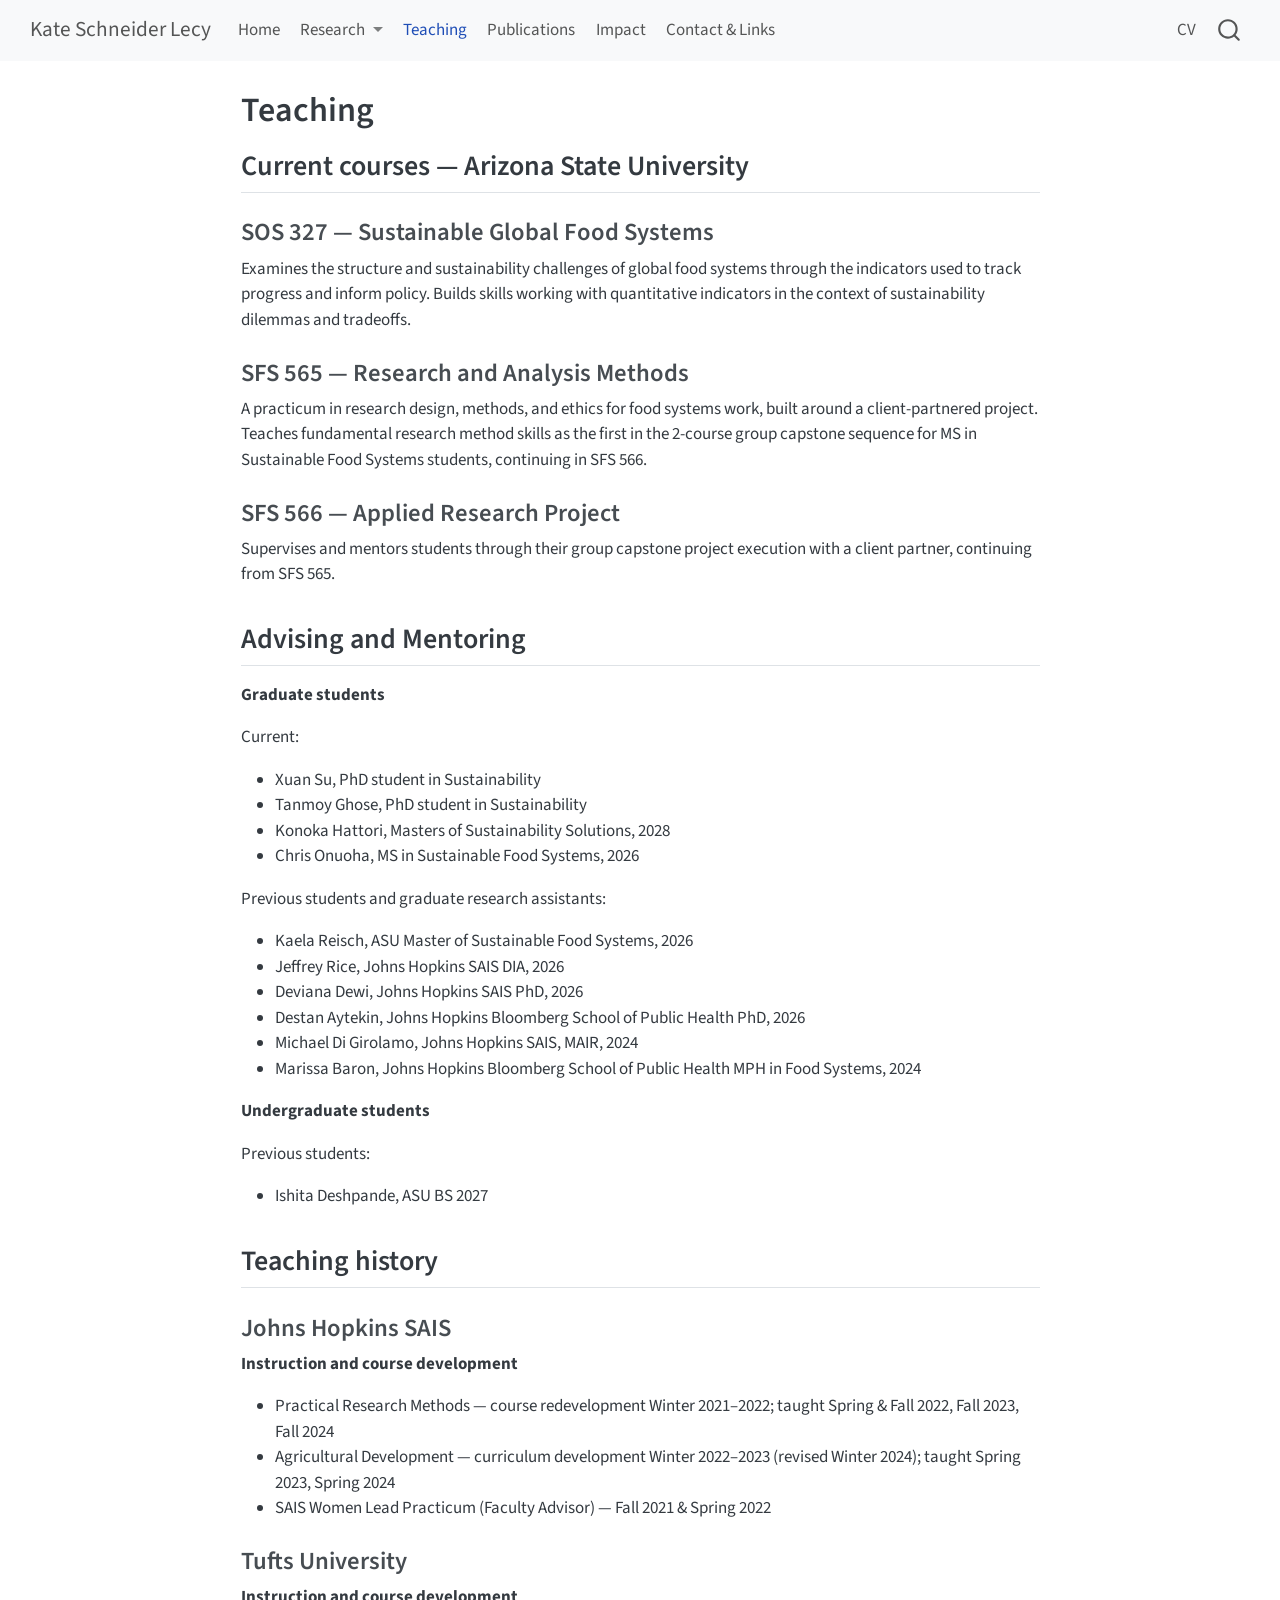
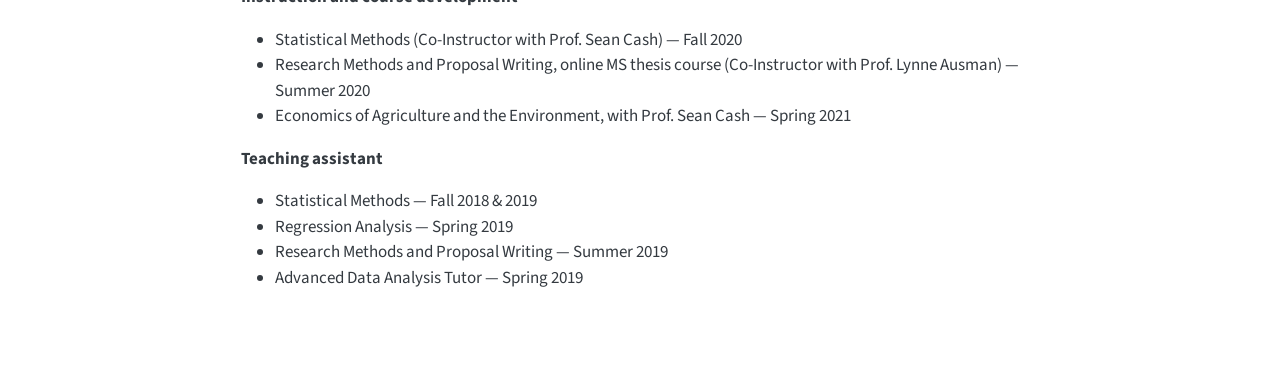
<file: docs/teaching.html>
<!DOCTYPE html>
<html xmlns="http://www.w3.org/1999/xhtml" lang="en" xml:lang="en"><head>

<meta charset="utf-8">
<meta name="generator" content="quarto-1.10.18">

<meta name="viewport" content="width=device-width, initial-scale=1.0, user-scalable=yes">


<title>Teaching – Kate Schneider Lecy</title>
<style>
/* Default styles provided by pandoc.
** See https://pandoc.org/MANUAL.html#variables-for-html for config info.
*/
span.smallcaps{font-variant: small-caps;}
div.columns{display: flex; gap: 1.5em;}
div.column{flex: auto;}
@media screen {
div.columns{gap: min(4vw, 1.5em);}
div.column{overflow-x: auto;}
}
div.hanging-indent{margin-left: 1.5em; text-indent: -1.5em;}
ul.task-list{list-style: none;}
ul.task-list li input[type="checkbox"] {
  width: 0.8em;
  margin: 0 0.8em 0.2em -1em; /* quarto-specific, see https://github.com/quarto-dev/quarto-cli/issues/4556 */ 
  vertical-align: middle;
}
</style>


<script src="site_libs/quarto-nav/quarto-nav.js"></script>
<script src="site_libs/quarto-nav/headroom.min.js"></script>
<script src="site_libs/clipboard/clipboard.min.js"></script>
<script src="site_libs/quarto-search/autocomplete.umd.js"></script>
<script src="site_libs/quarto-search/fuse.min.js"></script>
<script src="site_libs/quarto-search/quarto-search.js"></script>
<meta name="quarto:offset" content="./">
<script src="site_libs/quarto-html/quarto.js" type="module"></script>
<script src="site_libs/quarto-html/tabsets/tabsets.js" type="module"></script>
<script src="site_libs/quarto-html/popper.min.js"></script>
<script src="site_libs/quarto-html/tippy.umd.min.js"></script>
<script src="site_libs/quarto-html/anchor.min.js"></script>
<link href="site_libs/quarto-html/tippy.css" rel="stylesheet">
<link href="site_libs/quarto-html/quarto-syntax-highlighting-64a204ab8560d761af7679ceaba22944.css" rel="stylesheet" id="quarto-text-highlighting-styles">
<script src="site_libs/bootstrap/bootstrap.min.js"></script>
<link href="site_libs/bootstrap/bootstrap-icons.css" rel="stylesheet">
<link href="site_libs/bootstrap/bootstrap-172ba59bd5e0b52282274ba0c0cc16fc.min.css" rel="stylesheet" append-hash="true" id="quarto-bootstrap" data-mode="light">
<script id="quarto-search-options" type="application/json">{
  "location": "navbar",
  "copy-button": false,
  "collapse-after": 3,
  "panel-placement": "end",
  "type": "overlay",
  "limit": 50,
  "keyboard-shortcut": [
    "f",
    "/",
    "s"
  ],
  "show-item-context": false,
  "language": {
    "search-no-results-text": "No results",
    "search-matching-documents-text": "matching documents",
    "search-copy-link-title": "Copy link to search",
    "search-hide-matches-text": "Hide additional matches",
    "search-more-match-text": "more match in this document",
    "search-more-matches-text": "more matches in this document",
    "search-clear-button-title": "Clear",
    "search-text-placeholder": "",
    "search-detached-cancel-button-title": "Cancel",
    "search-submit-button-title": "Submit",
    "search-label": "Search"
  }
}</script>


<link rel="stylesheet" href="styles.css">
</head>

<body class="nav-fixed fullcontent quarto-light">

<div id="quarto-search-results"></div>
  <header id="quarto-header" class="headroom fixed-top">
    <nav class="navbar navbar-expand-lg " data-bs-theme="dark">
      <div class="navbar-container container-fluid">
      <div class="navbar-brand-container mx-auto">
    <a class="navbar-brand" href="./index.html">
    <span class="navbar-title">Kate Schneider Lecy</span>
    </a>
  </div>
            <div id="quarto-search" class="" title="Search"></div>
          <button class="navbar-toggler" type="button" data-bs-toggle="collapse" data-bs-target="#navbarCollapse" aria-controls="navbarCollapse" role="menu" aria-expanded="false" aria-label="Toggle navigation" onclick="if (window.quartoToggleHeadroom) { window.quartoToggleHeadroom(); }">
  <span class="navbar-toggler-icon"></span>
</button>
          <div class="collapse navbar-collapse" id="navbarCollapse">
            <ul class="navbar-nav navbar-nav-scroll me-auto">
  <li class="nav-item">
    <a class="nav-link" href="./index.html"> 
<span class="menu-text">Home</span></a>
  </li>  
  <li class="nav-item dropdown ">
    <a class="nav-link dropdown-toggle" href="#" id="nav-menu-research" role="link" data-bs-toggle="dropdown" aria-expanded="false">
 <span class="menu-text">Research</span>
    </a>
    <ul class="dropdown-menu" aria-labelledby="nav-menu-research">    
        <li>
    <a class="dropdown-item" href="./research.html">
 <span class="dropdown-text">Overview</span></a>
  </li>  
        <li>
    <a class="dropdown-item" href="./research-equitable-access.html">
 <span class="dropdown-text">Equitable Access to Healthy &amp; Sustainable Diets</span></a>
  </li>  
        <li>
    <a class="dropdown-item" href="./research-food-systems-transformation.html">
 <span class="dropdown-text">Food Systems Transformation</span></a>
  </li>  
        <li>
    <a class="dropdown-item" href="./research-economics-data-gaps.html">
 <span class="dropdown-text">Economics of Agrifood Systems</span></a>
  </li>  
    </ul>
  </li>
  <li class="nav-item">
    <a class="nav-link active" href="./teaching.html" aria-current="page"> 
<span class="menu-text">Teaching</span></a>
  </li>  
  <li class="nav-item">
    <a class="nav-link" href="./publications.html"> 
<span class="menu-text">Publications</span></a>
  </li>  
  <li class="nav-item">
    <a class="nav-link" href="./impact.html"> 
<span class="menu-text">Impact</span></a>
  </li>  
  <li class="nav-item">
    <a class="nav-link" href="./contact.html"> 
<span class="menu-text">Contact &amp; Links</span></a>
  </li>  
</ul>
            <ul class="navbar-nav navbar-nav-scroll ms-auto">
  <li class="nav-item">
    <a class="nav-link" href="./cv.html"> 
<span class="menu-text">CV</span></a>
  </li>  
</ul>
          </div> <!-- /navcollapse -->
            <div class="quarto-navbar-tools">
</div>
      </div> <!-- /container-fluid -->
    </nav>
</header>
<!-- content -->
<div id="quarto-content" class="quarto-container page-columns page-rows-contents page-layout-article page-navbar">
<!-- sidebar -->
<!-- margin-sidebar -->
    
<!-- main -->
<main class="content" id="quarto-document-content">

<header id="title-block-header" class="quarto-title-block default">
<div class="quarto-title">
<h1 class="title">Teaching</h1>
</div>



<div class="quarto-title-meta">

    
  
    
  </div>
  


</header>


<section id="current-courses-arizona-state-university" class="level2">
<h2 class="anchored" data-anchor-id="current-courses-arizona-state-university">Current courses — Arizona State University</h2>
<section id="sos-327-sustainable-global-food-systems" class="level3">
<h3 class="anchored" data-anchor-id="sos-327-sustainable-global-food-systems">SOS 327 — Sustainable Global Food Systems</h3>
<p>Examines the structure and sustainability challenges of global food systems through the indicators used to track progress and inform policy. Builds skills working with quantitative indicators in the context of sustainability dilemmas and tradeoffs.</p>
</section>
<section id="sfs-565-research-and-analysis-methods" class="level3">
<h3 class="anchored" data-anchor-id="sfs-565-research-and-analysis-methods">SFS 565 — Research and Analysis Methods</h3>
<p>A practicum in research design, methods, and ethics for food systems work, built around a client-partnered project. Teaches fundamental research method skills as the first in the 2-course group capstone sequence for MS in Sustainable Food Systems students, continuing in SFS 566.</p>
</section>
<section id="sfs-566-applied-research-project" class="level3">
<h3 class="anchored" data-anchor-id="sfs-566-applied-research-project">SFS 566 — Applied Research Project</h3>
<p>Supervises and mentors students through their group capstone project execution with a client partner, continuing from SFS 565.</p>
</section>
</section>
<section id="advising-and-mentoring" class="level2">
<h2 class="anchored" data-anchor-id="advising-and-mentoring">Advising and Mentoring</h2>
<p><strong>Graduate students</strong></p>
<p>Current:</p>
<ul>
<li>Xuan Su, PhD student in Sustainability</li>
<li>Tanmoy Ghose, PhD student in Sustainability</li>
<li>Konoka Hattori, Masters of Sustainability Solutions, 2028</li>
<li>Chris Onuoha, MS in Sustainable Food Systems, 2026</li>
</ul>
<p>Previous students and graduate research assistants:</p>
<ul>
<li>Kaela Reisch, ASU Master of Sustainable Food Systems, 2026</li>
<li>Jeffrey Rice, Johns Hopkins SAIS DIA, 2026</li>
<li>Deviana Dewi, Johns Hopkins SAIS PhD, 2026</li>
<li>Destan Aytekin, Johns Hopkins Bloomberg School of Public Health PhD, 2026</li>
<li>Michael Di Girolamo, Johns Hopkins SAIS, MAIR, 2024</li>
<li>Marissa Baron, Johns Hopkins Bloomberg School of Public Health MPH in Food Systems, 2024</li>
</ul>
<p><strong>Undergraduate students</strong></p>
<p>Previous students:</p>
<ul>
<li>Ishita Deshpande, ASU BS 2027</li>
</ul>
</section>
<section id="teaching-history" class="level2">
<h2 class="anchored" data-anchor-id="teaching-history">Teaching history</h2>
<section id="johns-hopkins-sais" class="level3">
<h3 class="anchored" data-anchor-id="johns-hopkins-sais">Johns Hopkins SAIS</h3>
<p><strong>Instruction and course development</strong></p>
<ul>
<li>Practical Research Methods — course redevelopment Winter 2021–2022; taught Spring &amp; Fall 2022, Fall 2023, Fall 2024</li>
<li>Agricultural Development — curriculum development Winter 2022–2023 (revised Winter 2024); taught Spring 2023, Spring 2024</li>
<li>SAIS Women Lead Practicum (Faculty Advisor) — Fall 2021 &amp; Spring 2022</li>
</ul>
</section>
<section id="tufts-university" class="level3">
<h3 class="anchored" data-anchor-id="tufts-university">Tufts University</h3>
<p><strong>Instruction and course development</strong></p>
<ul>
<li>Statistical Methods (Co-Instructor with Prof.&nbsp;Sean Cash) — Fall 2020</li>
<li>Research Methods and Proposal Writing, online MS thesis course (Co-Instructor with Prof.&nbsp;Lynne Ausman) — Summer 2020</li>
<li>Economics of Agriculture and the Environment, with Prof.&nbsp;Sean Cash — Spring 2021</li>
</ul>
<p><strong>Teaching assistant</strong></p>
<ul>
<li>Statistical Methods — Fall 2018 &amp; 2019</li>
<li>Regression Analysis — Spring 2019</li>
<li>Research Methods and Proposal Writing — Summer 2019</li>
<li>Advanced Data Analysis Tutor — Spring 2019</li>
</ul>


</section>
</section>

</main> <!-- /main -->
<script id="quarto-html-after-body" type="application/javascript">
  window.document.addEventListener("DOMContentLoaded", function (event) {
    const icon = "";
    const anchorJS = new window.AnchorJS();
    anchorJS.options = {
      placement: 'right',
      icon: icon
    };
    anchorJS.add('.anchored');
    const isCodeAnnotation = (el) => {
      for (const clz of el.classList) {
        if (clz.startsWith('code-annotation-')) {                     
          return true;
        }
      }
      return false;
    }
    const onCopySuccess = function(e) {
      // button target
      const button = e.trigger;
      // don't keep focus
      button.blur();
      // flash "checked"
      button.classList.add('code-copy-button-checked');
      var currentTitle = button.getAttribute("title");
      button.setAttribute("title", "Copied!");
      let tooltip;
      if (window.bootstrap) {
        button.setAttribute("data-bs-toggle", "tooltip");
        button.setAttribute("data-bs-placement", "left");
        button.setAttribute("data-bs-title", "Copied!");
        tooltip = new bootstrap.Tooltip(button, 
          { trigger: "manual", 
            customClass: "code-copy-button-tooltip",
            offset: [0, -8]});
        tooltip.show();    
      }
      setTimeout(function() {
        if (tooltip) {
          tooltip.hide();
          button.removeAttribute("data-bs-title");
          button.removeAttribute("data-bs-toggle");
          button.removeAttribute("data-bs-placement");
        }
        button.setAttribute("title", currentTitle);
        button.classList.remove('code-copy-button-checked');
      }, 1000);
      // clear code selection
      e.clearSelection();
    }
    const getTextToCopy = function(trigger) {
      const outerScaffold = trigger.parentElement.cloneNode(true);
      const codeEl = outerScaffold.querySelector('code');
      for (const childEl of codeEl.children) {
        if (isCodeAnnotation(childEl)) {
          childEl.remove();
        }
      }
      return codeEl.innerText;
    }
    const clipboard = new window.ClipboardJS('.code-copy-button:not([data-in-quarto-modal])', {
      text: getTextToCopy
    });
    clipboard.on('success', onCopySuccess);
    if (window.document.getElementById('quarto-embedded-source-code-modal')) {
      const clipboardModal = new window.ClipboardJS('.code-copy-button[data-in-quarto-modal]', {
        text: getTextToCopy,
        container: window.document.getElementById('quarto-embedded-source-code-modal')
      });
      clipboardModal.on('success', onCopySuccess);
    }
      var localhostRegex = new RegExp(/^(?:http|https):\/\/localhost\:?[0-9]*\//);
      var mailtoRegex = new RegExp(/^mailto:/);
        var filterRegex = new RegExp("https:\/\/kateschneiderlecy\.com");
      var isInternal = (href) => {
          return filterRegex.test(href) || localhostRegex.test(href) || mailtoRegex.test(href);
      }
      // Inspect non-navigation links and adorn them if external
     var links = window.document.querySelectorAll('a[href]:not(.nav-link):not(.navbar-brand):not(.toc-action):not(.sidebar-link):not(.sidebar-item-toggle):not(.pagination-link):not(.no-external):not([aria-hidden]):not(.dropdown-item):not(.quarto-navigation-tool):not(.about-link)');
      for (var i=0; i<links.length; i++) {
        const link = links[i];
        if (!isInternal(link.href)) {
          // undo the damage that might have been done by quarto-nav.js in the case of
          // links that we want to consider external
          if (link.dataset.originalHref !== undefined) {
            link.href = link.dataset.originalHref;
          }
        }
      }
    function tippyHover(el, contentFn, onTriggerFn, onUntriggerFn) {
      const config = {
        allowHTML: true,
        maxWidth: 500,
        delay: 100,
        arrow: false,
        appendTo: function(el) {
            return el.parentElement;
        },
        interactive: true,
        interactiveBorder: 10,
        theme: 'quarto',
        placement: 'bottom-start',
      };
      if (contentFn) {
        config.content = contentFn;
      }
      if (onTriggerFn) {
        config.onTrigger = onTriggerFn;
      }
      if (onUntriggerFn) {
        config.onUntrigger = onUntriggerFn;
      }
      window.tippy(el, config); 
    }
    const noterefs = window.document.querySelectorAll('a[role="doc-noteref"]');
    for (var i=0; i<noterefs.length; i++) {
      const ref = noterefs[i];
      tippyHover(ref, function() {
        // use id or data attribute instead here
        let href = ref.getAttribute('data-footnote-href') || ref.getAttribute('href');
        try { href = new URL(href).hash; } catch {}
        const id = href.replace(/^#\/?/, "");
        const note = window.document.getElementById(id);
        if (note) {
          return note.innerHTML;
        } else {
          return "";
        }
      });
    }
    const xrefs = window.document.querySelectorAll('a.quarto-xref');
    const processXRef = (id, note) => {
      // Strip column container classes
      const stripColumnClz = (el) => {
        el.classList.remove("page-full", "page-columns");
        if (el.children) {
          for (const child of el.children) {
            stripColumnClz(child);
          }
        }
      }
      stripColumnClz(note)
      if (id === null || id.startsWith('sec-')) {
        // Special case sections, only their first couple elements
        const container = document.createElement("div");
        if (note.children && note.children.length > 2) {
          container.appendChild(note.children[0].cloneNode(true));
          for (let i = 1; i < note.children.length; i++) {
            const child = note.children[i];
            if (child.tagName === "P" && child.innerText === "") {
              continue;
            } else {
              container.appendChild(child.cloneNode(true));
              break;
            }
          }
          if (window.Quarto?.typesetMath) {
            window.Quarto.typesetMath(container);
          }
          return container.innerHTML
        } else {
          if (window.Quarto?.typesetMath) {
            window.Quarto.typesetMath(note);
          }
          return note.innerHTML;
        }
      } else {
        // Remove any anchor links if they are present
        const anchorLink = note.querySelector('a.anchorjs-link');
        if (anchorLink) {
          anchorLink.remove();
        }
        if (window.Quarto?.typesetMath) {
          window.Quarto.typesetMath(note);
        }
        if (note.classList.contains("callout")) {
          return note.outerHTML;
        } else {
          return note.innerHTML;
        }
      }
    }
    for (var i=0; i<xrefs.length; i++) {
      const xref = xrefs[i];
      tippyHover(xref, undefined, function(instance) {
        instance.disable();
        let url = xref.getAttribute('href');
        let hash = undefined; 
        if (url.startsWith('#')) {
          hash = url;
        } else {
          try { hash = new URL(url).hash; } catch {}
        }
        if (hash) {
          const id = hash.replace(/^#\/?/, "");
          const note = window.document.getElementById(id);
          if (note !== null) {
            try {
              const html = processXRef(id, note.cloneNode(true));
              instance.setContent(html);
            } finally {
              instance.enable();
              instance.show();
            }
          } else {
            // See if we can fetch this
            fetch(url.split('#')[0])
            .then(res => res.text())
            .then(html => {
              const parser = new DOMParser();
              const htmlDoc = parser.parseFromString(html, "text/html");
              const note = htmlDoc.getElementById(id);
              if (note !== null) {
                const html = processXRef(id, note);
                instance.setContent(html);
              } 
            }).finally(() => {
              instance.enable();
              instance.show();
            });
          }
        } else {
          // See if we can fetch a full url (with no hash to target)
          // This is a special case and we should probably do some content thinning / targeting
          fetch(url)
          .then(res => res.text())
          .then(html => {
            const parser = new DOMParser();
            const htmlDoc = parser.parseFromString(html, "text/html");
            const note = htmlDoc.querySelector('main.content');
            if (note !== null) {
              // This should only happen for chapter cross references
              // (since there is no id in the URL)
              // remove the first header
              if (note.children.length > 0 && note.children[0].tagName === "HEADER") {
                note.children[0].remove();
              }
              const html = processXRef(null, note);
              instance.setContent(html);
            } 
          }).finally(() => {
            instance.enable();
            instance.show();
          });
        }
      }, function(instance) {
      });
    }
        let selectedAnnoteEl;
        const selectorForAnnotation = ( cell, annotation) => {
          let cellAttr = 'data-code-cell="' + cell + '"';
          let lineAttr = 'data-code-annotation="' +  annotation + '"';
          const selector = 'span[' + cellAttr + '][' + lineAttr + ']';
          return selector;
        }
        const selectCodeLines = (annoteEl) => {
          const doc = window.document;
          const targetCell = annoteEl.getAttribute("data-target-cell");
          const targetAnnotation = annoteEl.getAttribute("data-target-annotation");
          const annoteSpan = window.document.querySelector(selectorForAnnotation(targetCell, targetAnnotation));
          const lines = annoteSpan.getAttribute("data-code-lines").split(",");
          const lineIds = lines.map((line) => {
            return targetCell + "-" + line;
          })
          let top = null;
          let height = null;
          let parent = null;
          if (lineIds.length > 0) {
              //compute the position of the single el (top and bottom and make a div)
              const el = window.document.getElementById(lineIds[0]);
              top = el.offsetTop;
              height = el.offsetHeight;
              parent = el.parentElement.parentElement;
            if (lineIds.length > 1) {
              const lastEl = window.document.getElementById(lineIds[lineIds.length - 1]);
              const bottom = lastEl.offsetTop + lastEl.offsetHeight;
              height = bottom - top;
            }
            if (top !== null && height !== null && parent !== null) {
              // cook up a div (if necessary) and position it 
              let div = window.document.getElementById("code-annotation-line-highlight");
              if (div === null) {
                div = window.document.createElement("div");
                div.setAttribute("id", "code-annotation-line-highlight");
                div.style.position = 'absolute';
                parent.appendChild(div);
              }
              div.style.top = top - 2 + "px";
              div.style.height = height + 4 + "px";
              div.style.left = 0;
              let gutterDiv = window.document.getElementById("code-annotation-line-highlight-gutter");
              if (gutterDiv === null) {
                gutterDiv = window.document.createElement("div");
                gutterDiv.setAttribute("id", "code-annotation-line-highlight-gutter");
                gutterDiv.style.position = 'absolute';
                const codeCell = window.document.getElementById(targetCell);
                const gutter = codeCell.querySelector('.code-annotation-gutter');
                gutter.appendChild(gutterDiv);
              }
              gutterDiv.style.top = top - 2 + "px";
              gutterDiv.style.height = height + 4 + "px";
            }
            selectedAnnoteEl = annoteEl;
          }
        };
        const unselectCodeLines = () => {
          const elementsIds = ["code-annotation-line-highlight", "code-annotation-line-highlight-gutter"];
          elementsIds.forEach((elId) => {
            const div = window.document.getElementById(elId);
            if (div) {
              div.remove();
            }
          });
          selectedAnnoteEl = undefined;
        };
          // Handle positioning of the toggle
      window.addEventListener(
        "resize",
        throttle(() => {
          elRect = undefined;
          if (selectedAnnoteEl) {
            selectCodeLines(selectedAnnoteEl);
          }
        }, 10)
      );
      function throttle(fn, ms) {
      let throttle = false;
      let timer;
        return (...args) => {
          if(!throttle) { // first call gets through
              fn.apply(this, args);
              throttle = true;
          } else { // all the others get throttled
              if(timer) clearTimeout(timer); // cancel #2
              timer = setTimeout(() => {
                fn.apply(this, args);
                timer = throttle = false;
              }, ms);
          }
        };
      }
        // Attach click handler to the DT
        const annoteDls = window.document.querySelectorAll('dt[data-target-cell]');
        for (const annoteDlNode of annoteDls) {
          annoteDlNode.addEventListener('click', (event) => {
            const clickedEl = event.target;
            if (clickedEl !== selectedAnnoteEl) {
              unselectCodeLines();
              const activeEl = window.document.querySelector('dt[data-target-cell].code-annotation-active');
              if (activeEl) {
                activeEl.classList.remove('code-annotation-active');
              }
              selectCodeLines(clickedEl);
              clickedEl.classList.add('code-annotation-active');
            } else {
              // Unselect the line
              unselectCodeLines();
              clickedEl.classList.remove('code-annotation-active');
            }
          });
        }
    const findCites = (el) => {
      const parentEl = el.parentElement;
      if (parentEl) {
        const cites = parentEl.dataset.cites;
        if (cites) {
          return {
            el,
            cites: cites.split(' ')
          };
        } else {
          return findCites(el.parentElement)
        }
      } else {
        return undefined;
      }
    };
    var bibliorefs = window.document.querySelectorAll('a[role="doc-biblioref"]');
    for (var i=0; i<bibliorefs.length; i++) {
      const ref = bibliorefs[i];
      const citeInfo = findCites(ref);
      if (citeInfo) {
        tippyHover(citeInfo.el, function() {
          var popup = window.document.createElement('div');
          citeInfo.cites.forEach(function(cite) {
            var citeDiv = window.document.createElement('div');
            citeDiv.classList.add('hanging-indent');
            citeDiv.classList.add('csl-entry');
            var biblioDiv = window.document.getElementById('ref-' + cite);
            if (biblioDiv) {
              citeDiv.innerHTML = biblioDiv.innerHTML;
            }
            popup.appendChild(citeDiv);
          });
          return popup.innerHTML;
        });
      }
    }
  });
  </script>
</div> <!-- /content -->




</body></html>
</file>
<file: docs/site_libs/quarto-html/tippy.css>
.tippy-box[data-animation=fade][data-state=hidden]{opacity:0}[data-tippy-root]{max-width:calc(100vw - 10px)}.tippy-box{position:relative;background-color:#333;color:#fff;border-radius:4px;font-size:14px;line-height:1.4;white-space:normal;outline:0;transition-property:transform,visibility,opacity}.tippy-box[data-placement^=top]>.tippy-arrow{bottom:0}.tippy-box[data-placement^=top]>.tippy-arrow:before{bottom:-7px;left:0;border-width:8px 8px 0;border-top-color:initial;transform-origin:center top}.tippy-box[data-placement^=bottom]>.tippy-arrow{top:0}.tippy-box[data-placement^=bottom]>.tippy-arrow:before{top:-7px;left:0;border-width:0 8px 8px;border-bottom-color:initial;transform-origin:center bottom}.tippy-box[data-placement^=left]>.tippy-arrow{right:0}.tippy-box[data-placement^=left]>.tippy-arrow:before{border-width:8px 0 8px 8px;border-left-color:initial;right:-7px;transform-origin:center left}.tippy-box[data-placement^=right]>.tippy-arrow{left:0}.tippy-box[data-placement^=right]>.tippy-arrow:before{left:-7px;border-width:8px 8px 8px 0;border-right-color:initial;transform-origin:center right}.tippy-box[data-inertia][data-state=visible]{transition-timing-function:cubic-bezier(.54,1.5,.38,1.11)}.tippy-arrow{width:16px;height:16px;color:#333}.tippy-arrow:before{content:"";position:absolute;border-color:transparent;border-style:solid}.tippy-content{position:relative;padding:5px 9px;z-index:1}
</file>
<file: docs/site_libs/quarto-html/quarto-syntax-highlighting-64a204ab8560d761af7679ceaba22944.css>
/* quarto syntax highlight colors */
:root {
  --quarto-hl-ot-color: #003B4F;
  --quarto-hl-at-color: #657422;
  --quarto-hl-ss-color: #20794D;
  --quarto-hl-an-color: #5E5E5E;
  --quarto-hl-fu-color: #4758AB;
  --quarto-hl-st-color: #20794D;
  --quarto-hl-cf-color: #003B4F;
  --quarto-hl-op-color: #5E5E5E;
  --quarto-hl-er-color: #AD0000;
  --quarto-hl-bn-color: #AD0000;
  --quarto-hl-al-color: #AD0000;
  --quarto-hl-va-color: #111111;
  --quarto-hl-bu-color: inherit;
  --quarto-hl-ex-color: inherit;
  --quarto-hl-pp-color: #AD0000;
  --quarto-hl-in-color: #5E5E5E;
  --quarto-hl-vs-color: #20794D;
  --quarto-hl-wa-color: #5E5E5E;
  --quarto-hl-do-color: #5E5E5E;
  --quarto-hl-im-color: #00769E;
  --quarto-hl-ch-color: #20794D;
  --quarto-hl-dt-color: #AD0000;
  --quarto-hl-fl-color: #AD0000;
  --quarto-hl-co-color: #5E5E5E;
  --quarto-hl-cv-color: #5E5E5E;
  --quarto-hl-cn-color: #8f5902;
  --quarto-hl-sc-color: #5E5E5E;
  --quarto-hl-dv-color: #AD0000;
  --quarto-hl-kw-color: #003B4F;
}

/* other quarto variables */
:root {
  --quarto-font-monospace: SFMono-Regular, Menlo, Monaco, Consolas, "Liberation Mono", "Courier New", monospace;
}

/* syntax highlight based on Pandoc's rules */
pre > code.sourceCode > span {
  color: #003B4F;
}

code.sourceCode > span {
  color: #003B4F;
}

div.sourceCode,
div.sourceCode pre.sourceCode {
  color: #003B4F;
}

/* Normal */
code span {
  color: #003B4F;
}

/* Alert */
code span.al {
  color: #AD0000;
  font-style: inherit;
}

/* Annotation */
code span.an {
  color: #5E5E5E;
  font-style: inherit;
}

/* Attribute */
code span.at {
  color: #657422;
  font-style: inherit;
}

/* BaseN */
code span.bn {
  color: #AD0000;
  font-style: inherit;
}

/* BuiltIn */
code span.bu {
  font-style: inherit;
}

/* ControlFlow */
code span.cf {
  color: #003B4F;
  font-weight: bold;
  font-style: inherit;
}

/* Char */
code span.ch {
  color: #20794D;
  font-style: inherit;
}

/* Constant */
code span.cn {
  color: #8f5902;
  font-style: inherit;
}

/* Comment */
code span.co {
  color: #5E5E5E;
  font-style: inherit;
}

/* CommentVar */
code span.cv {
  color: #5E5E5E;
  font-style: italic;
}

/* Documentation */
code span.do {
  color: #5E5E5E;
  font-style: italic;
}

/* DataType */
code span.dt {
  color: #AD0000;
  font-style: inherit;
}

/* DecVal */
code span.dv {
  color: #AD0000;
  font-style: inherit;
}

/* Error */
code span.er {
  color: #AD0000;
  font-style: inherit;
}

/* Extension */
code span.ex {
  font-style: inherit;
}

/* Float */
code span.fl {
  color: #AD0000;
  font-style: inherit;
}

/* Function */
code span.fu {
  color: #4758AB;
  font-style: inherit;
}

/* Import */
code span.im {
  color: #00769E;
  font-style: inherit;
}

/* Information */
code span.in {
  color: #5E5E5E;
  font-style: inherit;
}

/* Keyword */
code span.kw {
  color: #003B4F;
  font-weight: bold;
  font-style: inherit;
}

/* Operator */
code span.op {
  color: #5E5E5E;
  font-style: inherit;
}

/* Other */
code span.ot {
  color: #003B4F;
  font-style: inherit;
}

/* Preprocessor */
code span.pp {
  color: #AD0000;
  font-style: inherit;
}

/* SpecialChar */
code span.sc {
  color: #5E5E5E;
  font-style: inherit;
}

/* SpecialString */
code span.ss {
  color: #20794D;
  font-style: inherit;
}

/* String */
code span.st {
  color: #20794D;
  font-style: inherit;
}

/* Variable */
code span.va {
  color: #111111;
  font-style: inherit;
}

/* VerbatimString */
code span.vs {
  color: #20794D;
  font-style: inherit;
}

/* Warning */
code span.wa {
  color: #5E5E5E;
  font-style: italic;
}

.prevent-inlining {
  content: "</";
}

/*# sourceMappingURL=9d8d5bb603a83b8298b89080a598c93b.css.map */
</file>
<file: docs/styles.css>
.hero {
  padding: 1.5rem 0 1rem 0;
  border-bottom: 1px solid #e9ecef;
  margin-bottom: 1.5rem;
}

.hero h1 {
  margin-bottom: 0.5rem;
}

.hero-with-photo {
  display: flex;
  flex-wrap: wrap-reverse;
  align-items: center;
  gap: 1.5rem;
}

.hero-text {
  flex: 2 1 320px;
}

.hero-photo {
  flex: 1 1 180px;
  max-width: 220px;
  height: auto;
  border-radius: 6px;
  object-fit: cover;
}

.banner-photo {
  width: 100%;
  max-height: 360px;
  object-fit: cover;
  border-radius: 6px;
  margin-bottom: 1.5rem;
}

.theme-photo {
  width: 100%;
  max-height: 260px;
  object-fit: cover;
  border-radius: 6px;
  margin: 0.75rem 0 1rem 0;
}

.float-photo {
  float: right;
  width: 180px;
  height: auto;
  max-height: 260px;
  object-fit: cover;
  border-radius: 6px;
  margin: 0 0 1rem 1.5rem;
}

@media (max-width: 700px) {
  .float-photo {
    float: none;
    width: 100%;
    max-height: 320px;
    margin: 0 0 1rem 0;
  }
}

.theme-grid {
  display: grid;
  grid-template-columns: repeat(3, 1fr);
  gap: 1.5rem;
  margin: 1.5rem 0;
}

.theme-card {
  border: 1px solid #e9ecef;
  border-radius: 6px;
  padding: 0.75rem;
  display: flex;
  flex-direction: column;
}

.theme-card-photo {
  width: 100%;
  height: 110px;
  object-fit: cover;
  border-radius: 4px;
  margin-bottom: 0.5rem;
}

/* The image sits in its own <p> as a direct flex child of .theme-card;
   without this it also matches ".theme-card p" below and absorbs
   leftover vertical space, pushing shorter cards' headings down. */
.theme-card > p:first-child {
  flex-grow: 0;
  flex-shrink: 0;
}

.theme-card h3 {
  margin-top: 0;
  font-size: 1.05rem;
}

.theme-card p {
  flex-grow: 1;
  font-size: 0.92rem;
}

@media (max-width: 800px) {
  .theme-grid {
    grid-template-columns: 1fr;
  }
}

.photo-grid {
  display: grid;
  grid-template-columns: repeat(3, 1fr);
  gap: 1.5rem;
  margin: 1.5rem 0;
}

.photo-grid img {
  width: 100%;
  height: 180px;
  object-fit: cover;
  border-radius: 6px;
}

@media (max-width: 700px) {
  .photo-grid {
    grid-template-columns: repeat(2, 1fr);
  }
}

details > summary {
  cursor: pointer;
  font-weight: 500;
  margin-bottom: 0.5rem;
}

/* Publications lists carry their own "N." number prefix (descending from
   the section total), so the default bullet marker is redundant. */
.numbered-pubs ul {
  list-style: none;
  padding-left: 0;
}

.numbered-pubs li {
  margin-bottom: 0.5rem;
}

/* Bootstrap's base a{font-weight:400} otherwise overrides bold on any
   linked text nested inside **bold** markdown, e.g. "**[label](url)**" */
strong a,
a strong,
b a,
a b {
  font-weight: bold;
}
</file>
